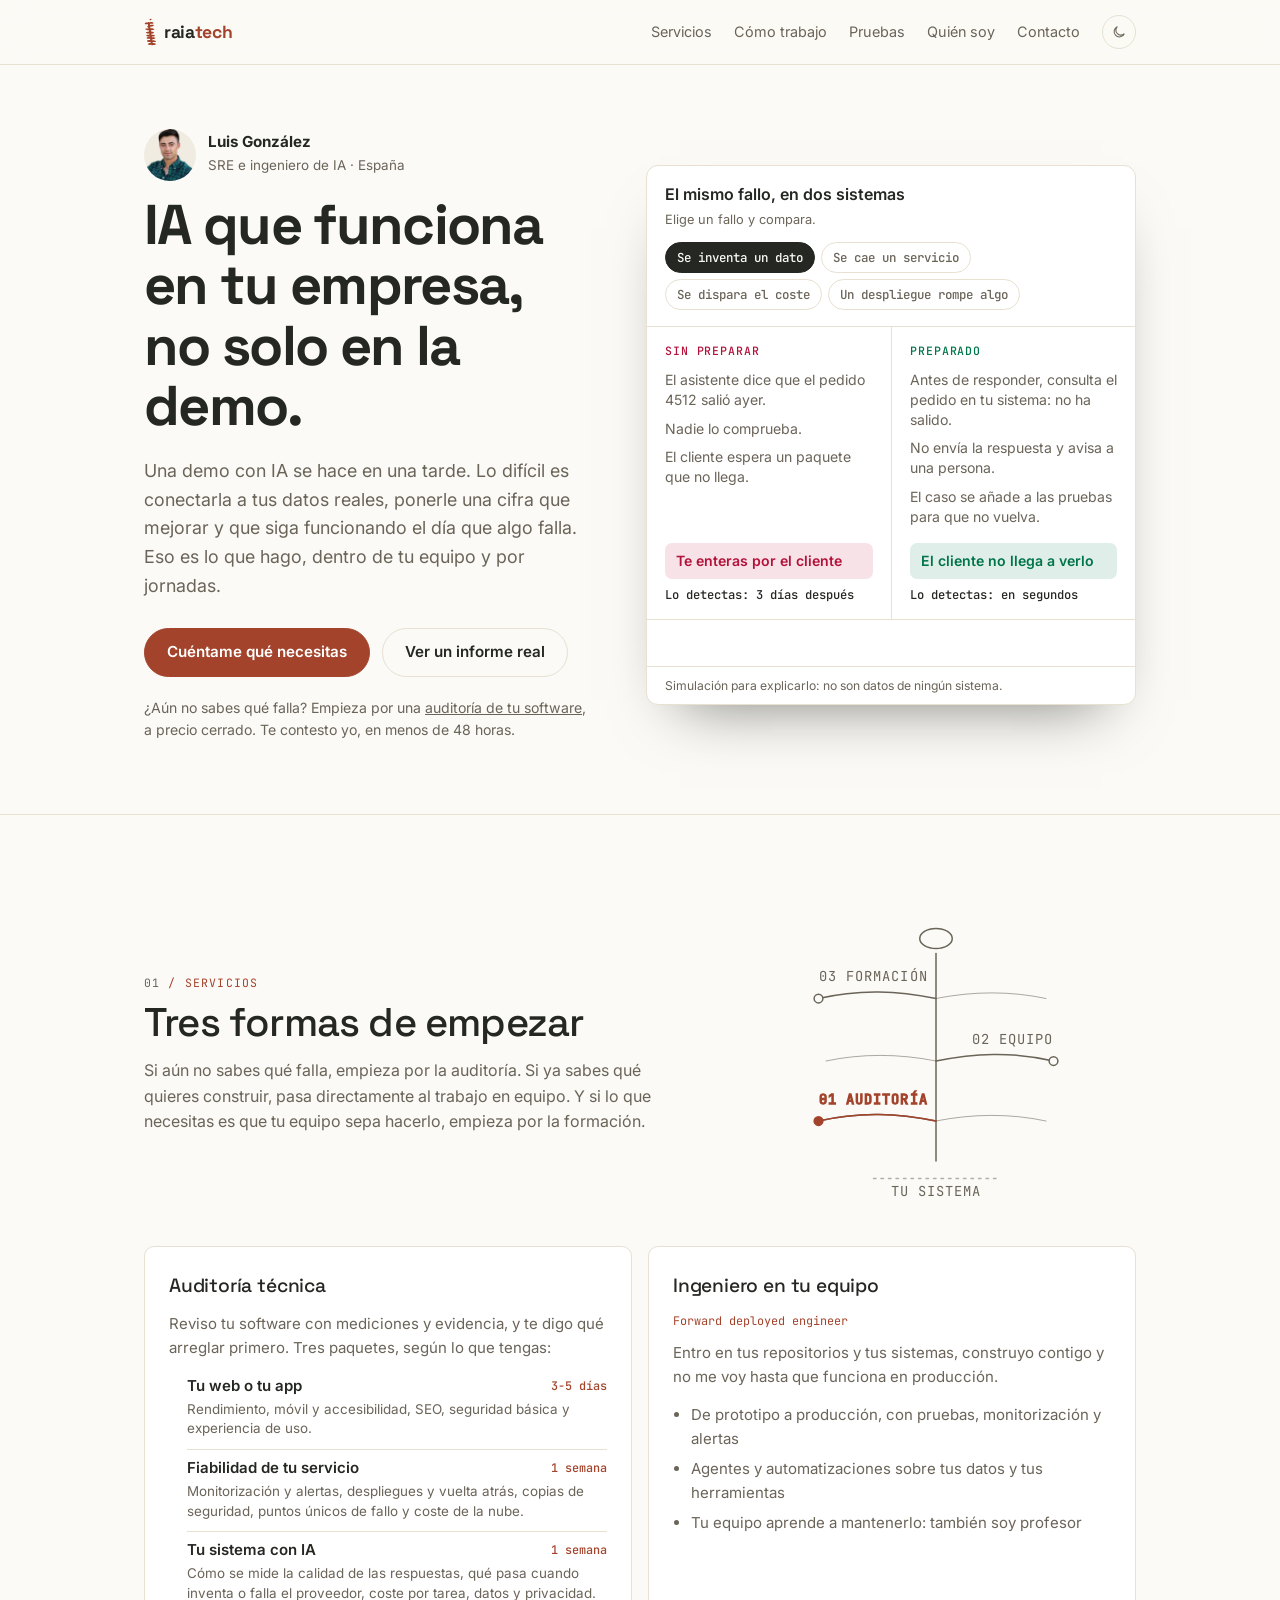
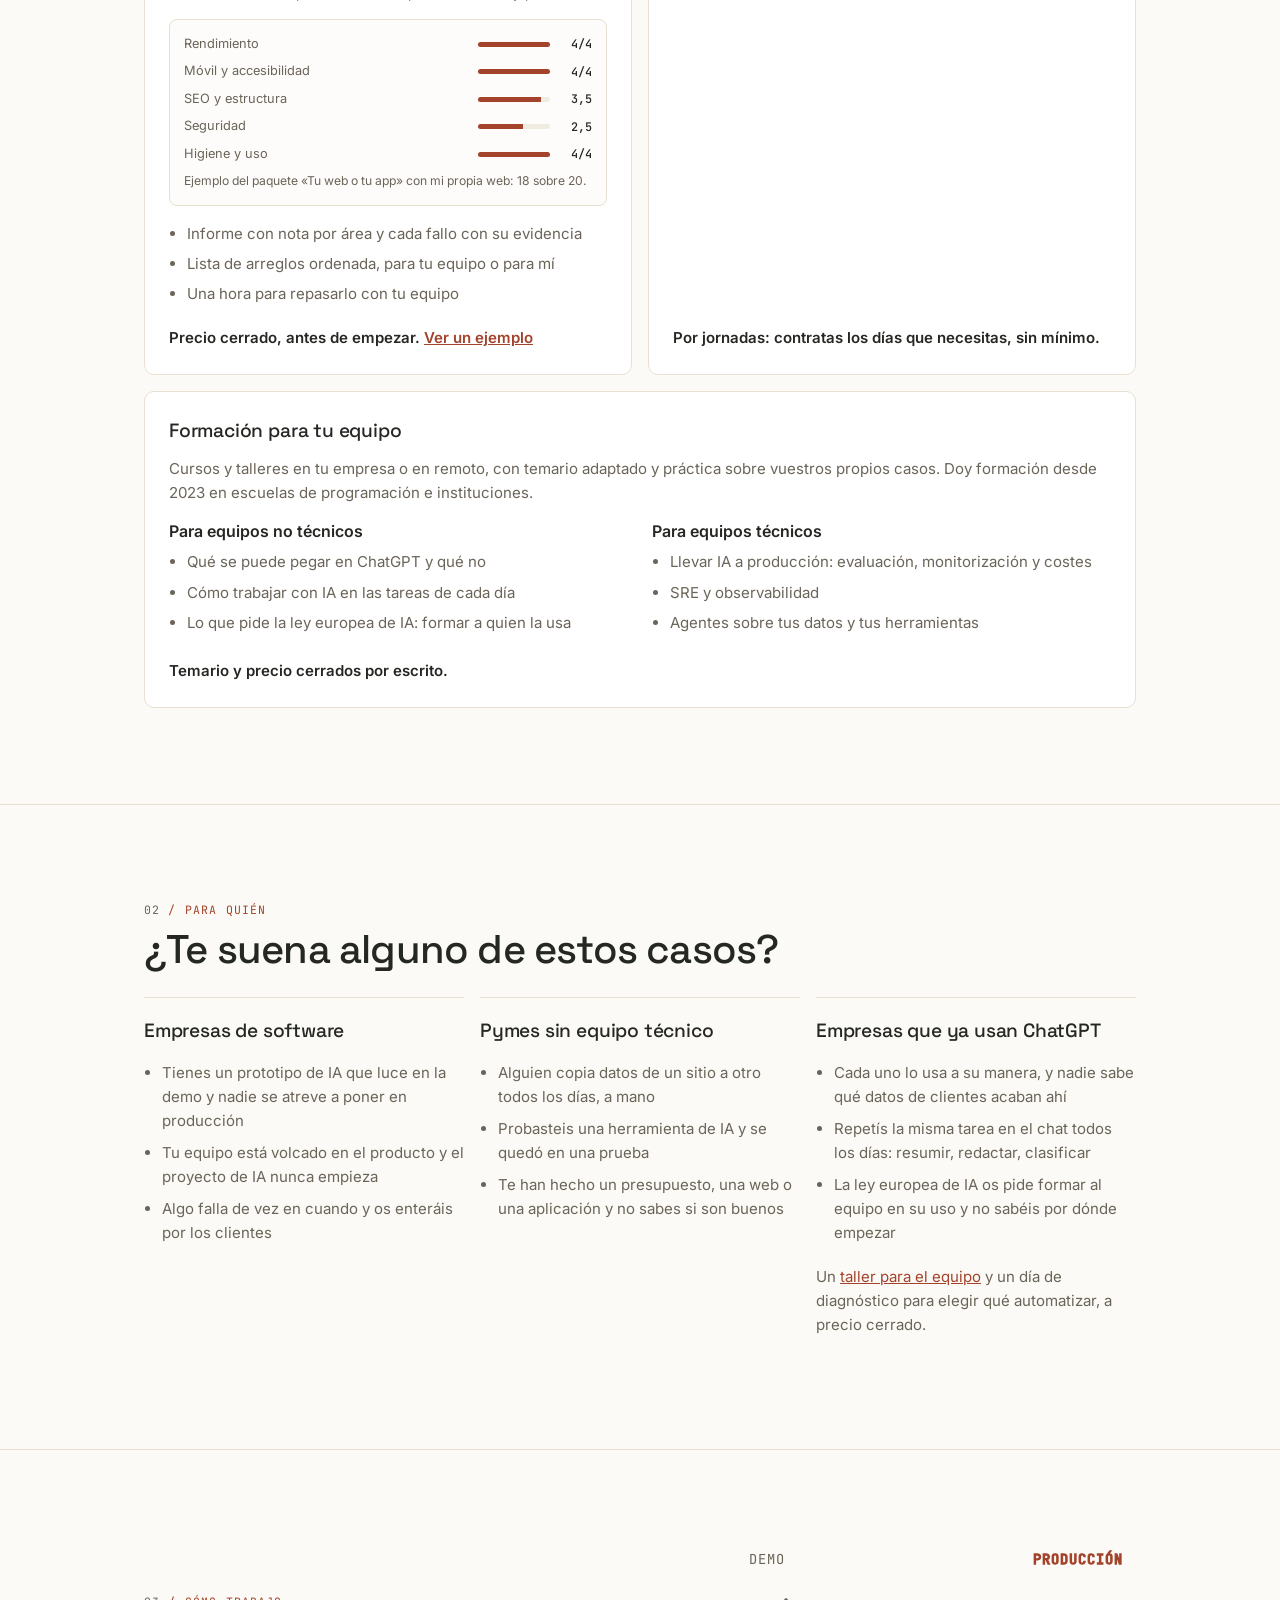
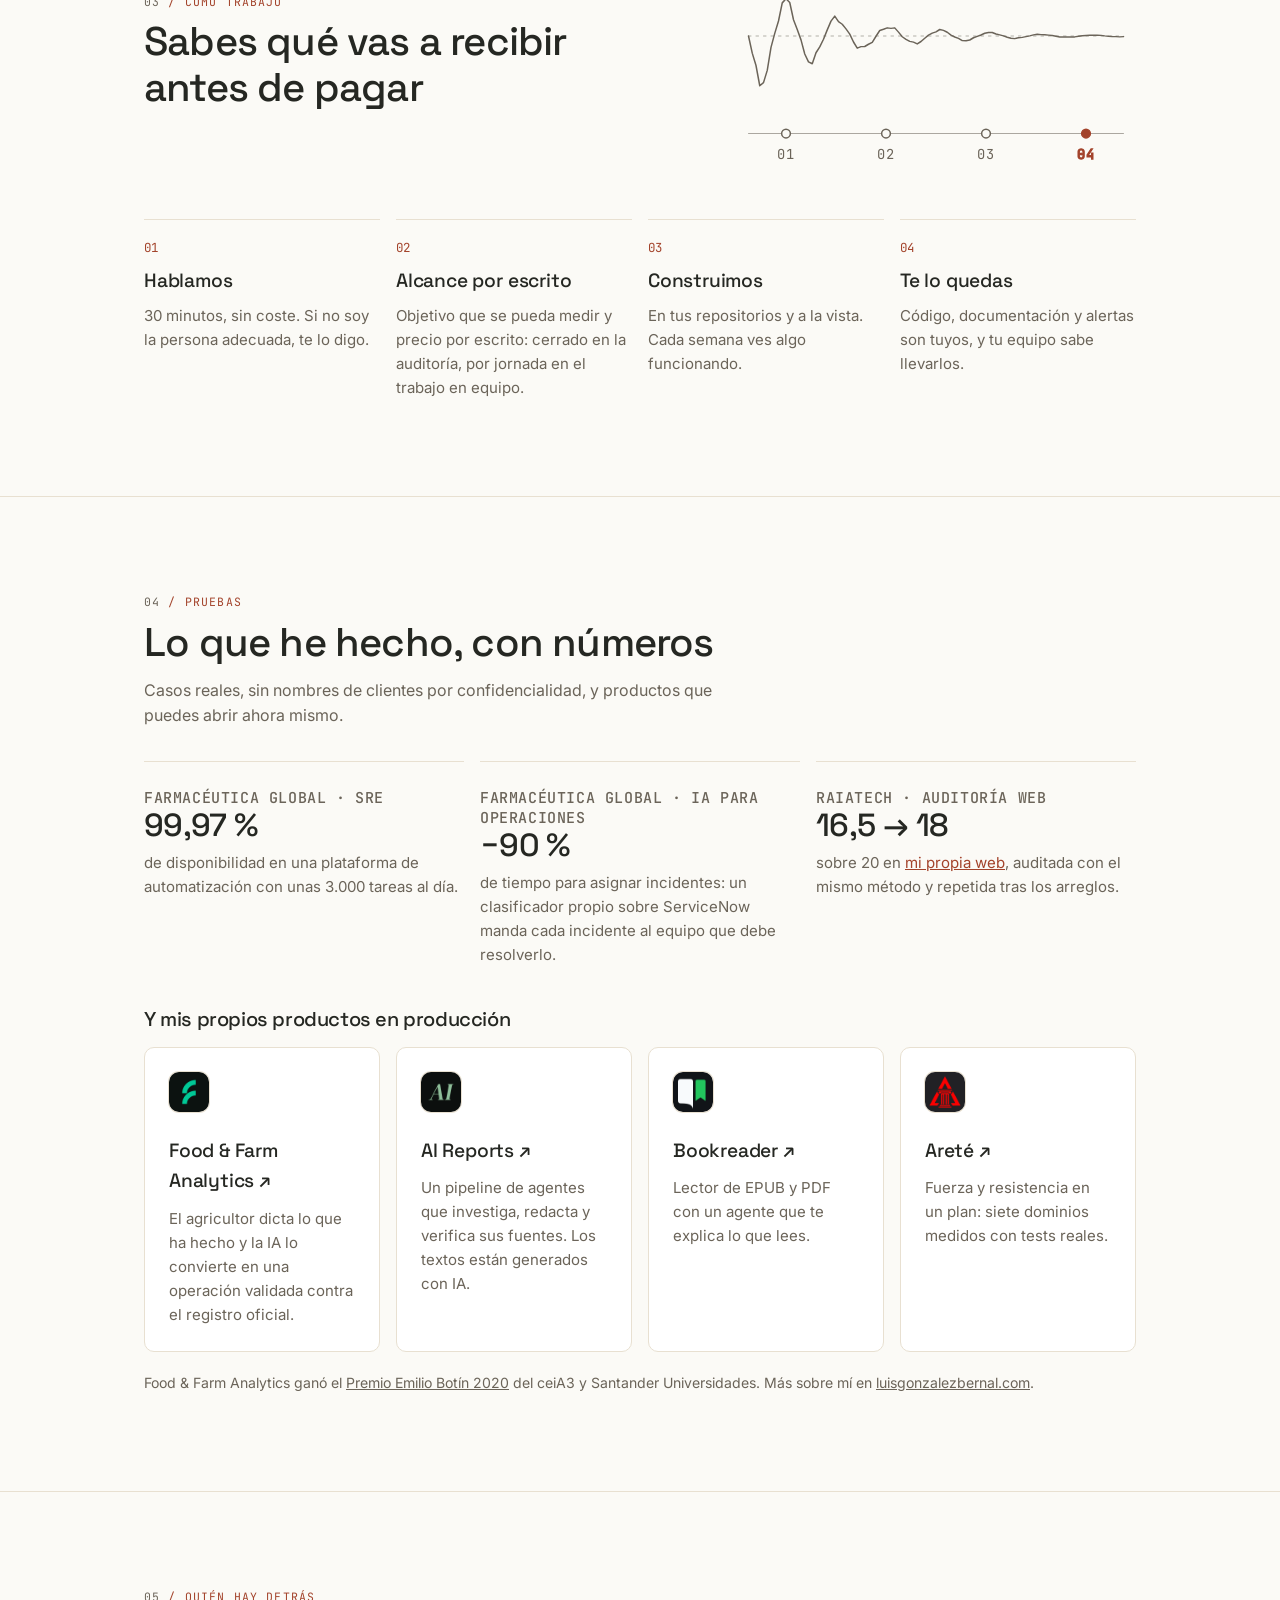
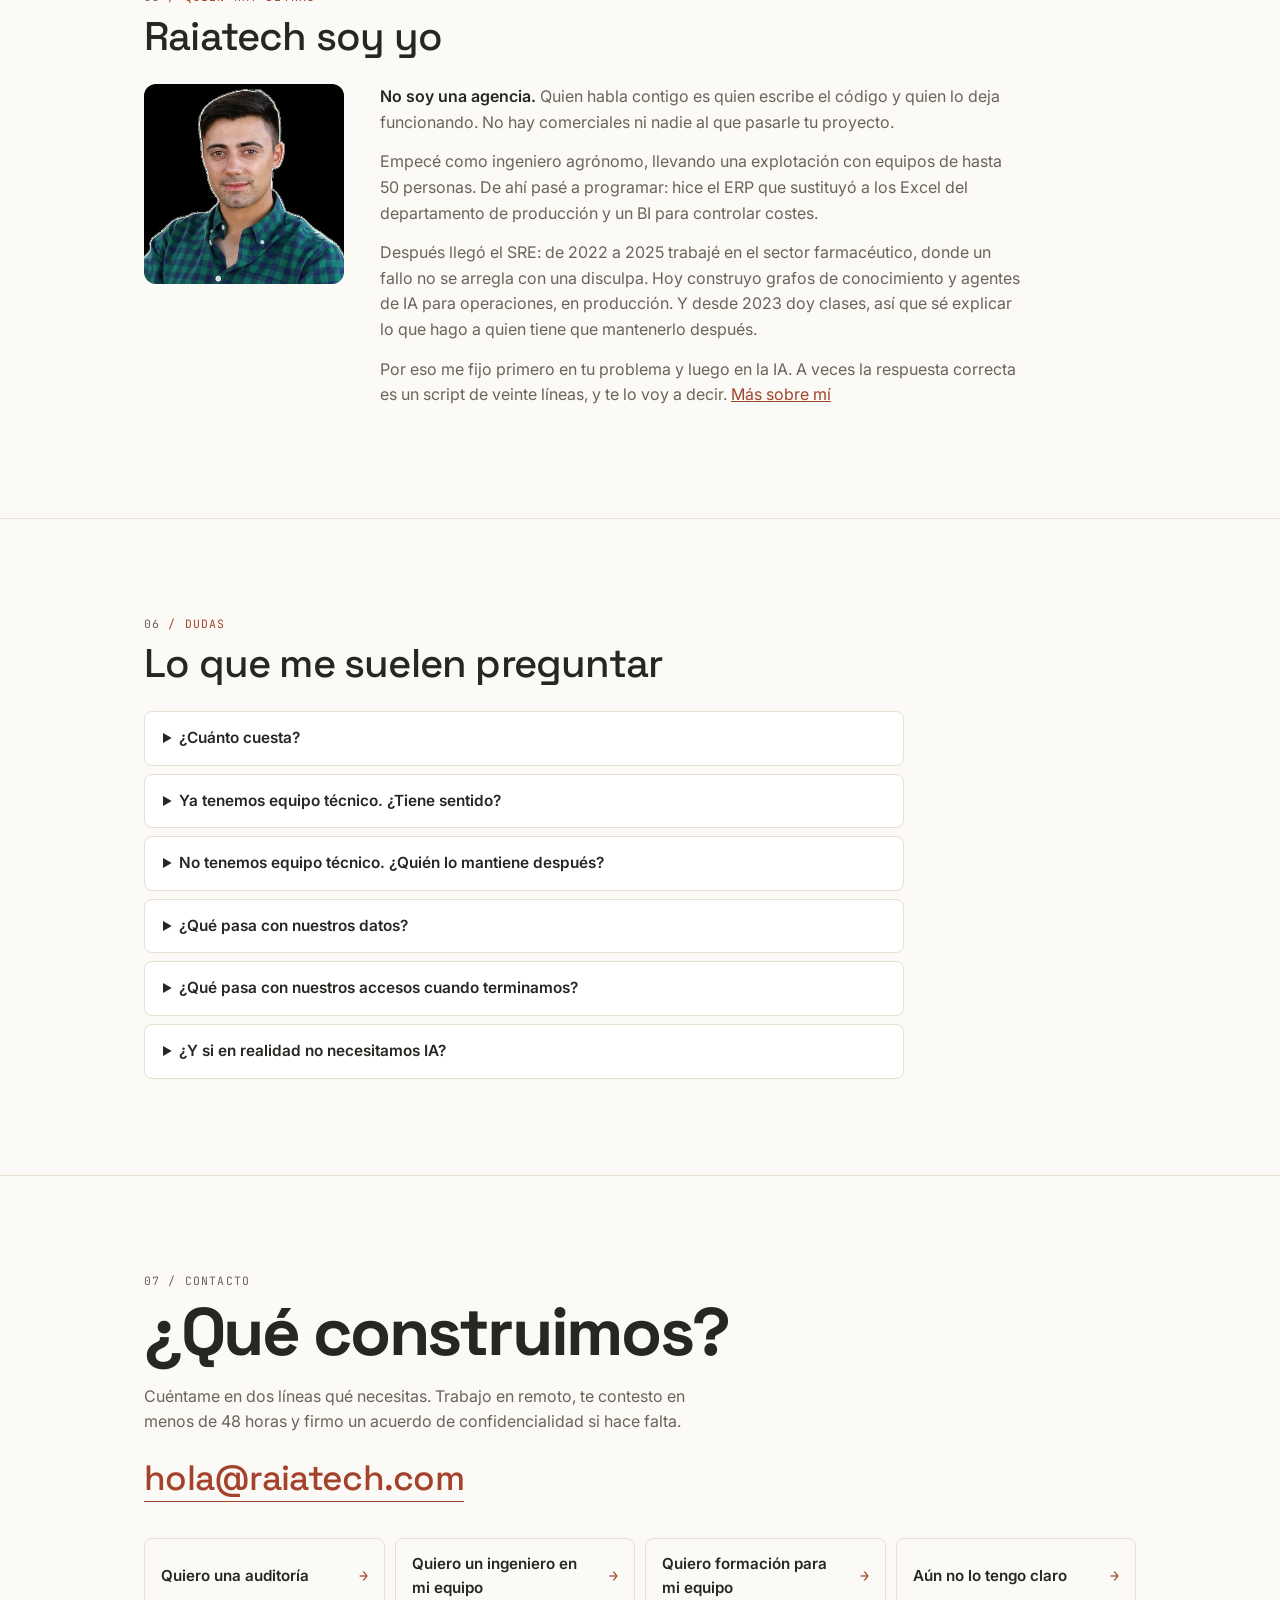
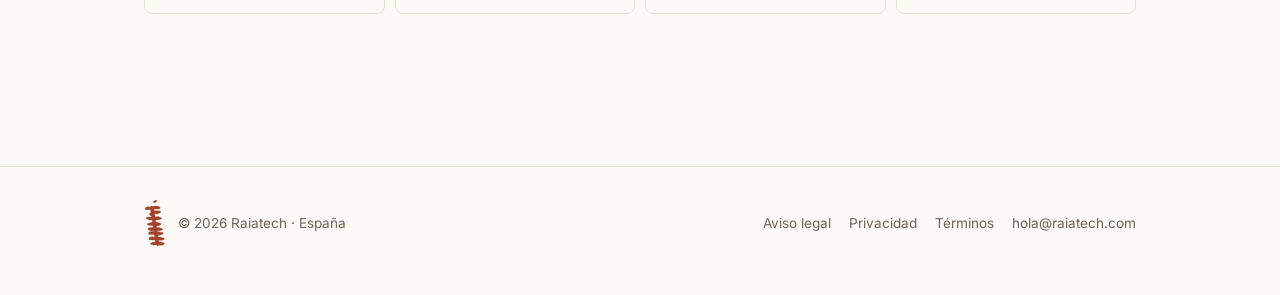
<file: index.html>
<!doctype html>
<html lang="es">
<head>
<meta charset="utf-8">
<meta name="viewport" content="width=device-width, initial-scale=1">
<title>Raiatech: auditorías técnicas e ingeniero de IA en tu equipo</title>
<link rel="icon" href="favicon.svg" type="image/svg+xml">
<link rel="apple-touch-icon" href="apple-touch-icon.png">
<meta name="description" content="Auditorías técnicas de software (webs, apps, APIs, datos y sistemas con IA), e ingeniero integrado en tu equipo para llevar sistemas con IA a producción. Por Luis González, SRE e ingeniero de IA.">
<link rel="canonical" href="https://raiatech.com/">
<link rel="preconnect" href="https://fonts.googleapis.com"><link rel="preconnect" href="https://fonts.gstatic.com" crossorigin><link href="https://fonts.googleapis.com/css2?family=Inter:wght@400;600;700&family=JetBrains+Mono:wght@400;500&family=Space+Grotesk:wght@500;700&display=swap" rel="stylesheet">
<script type="application/ld+json">{"@context": "https://schema.org", "@type": "ProfessionalService", "name": "Raiatech", "url": "https://raiatech.com/", "email": "hola@raiatech.com", "areaServed": "ES", "founder": {"@type": "Person", "name": "Luis González Bernal", "url": "https://luisgonzalezbernal.com/"}, "description": "Auditorías técnicas de software (webs, apps, APIs, datos y sistemas con IA), e ingeniero integrado en tu equipo para llevar sistemas con IA a producción."}</script>
<script>(function(){var t;try{t=localStorage.getItem('tema')}catch(e){}document.documentElement.dataset.theme=t||(matchMedia('(prefers-color-scheme: light)').matches?'light':'dark')})()</script>
<link rel="stylesheet" href="assets/raiatech.css">
<style>
.hero{padding:88px 0 72px;max-width:760px}
h1{font-family:var(--display);font-size:clamp(2.1rem,5.4vw,3.4rem);line-height:1.08;letter-spacing:-.03em;font-weight:700;margin:14px 0 20px}
.hero .sub{font-size:1.12rem;color:var(--on-surface);margin:0 0 28px;max-width:60ch}
.ctas{display:flex;flex-wrap:wrap;gap:12px;align-items:center}
.nota{margin:20px 0 0;font-size:.88rem;color:var(--on-surface)}
section{padding:96px 0;border-top:1px solid var(--line);scroll-margin-top:64px}
h2{font-family:var(--display);font-size:clamp(1.7rem,3.6vw,2.5rem);line-height:1.15;letter-spacing:-.02em;margin:8px 0 12px;font-weight:500}
.intro{color:var(--on-surface);margin:0 0 32px;max-width:62ch}
.grid2{display:grid;gap:16px;grid-template-columns:repeat(2,minmax(0,1fr))}
.grid3{display:grid;gap:16px;grid-template-columns:repeat(3,minmax(0,1fr))}
.grid4{display:grid;gap:16px;grid-template-columns:repeat(4,minmax(0,1fr))}
.pasos{list-style:none;margin:0;padding:0;counter-reset:p}
.pasos li{counter-increment:p}
.pasos li{display:flex;flex-direction:column;gap:8px;border-top:1px solid var(--line);padding-top:18px}
.pasos li::before{content:'0' counter(p);font-family:var(--mono);font-size:.78rem;color:var(--acento)}
.pasos h3,.col h3{margin:0;font-family:var(--display);font-size:1.2rem;font-weight:500;letter-spacing:-.01em}
.pasos p{margin:0;font-size:.94rem;color:var(--on-surface)}
.col{border-top:1px solid var(--line);padding-top:18px;display:flex;flex-direction:column;gap:10px}
.col ul{margin:4px 0 0;padding-left:18px;font-size:.94rem;color:var(--on-surface);display:grid;gap:8px}
.col .pie{margin-top:auto;padding-top:10px;font-size:.94rem;color:var(--on-surface)}
.col a,.dato a{color:var(--acento)}
.dato{border-top:1px solid var(--line);padding-top:18px}
.dato p{margin:8px 0 0;font-size:.94rem;color:var(--on-surface)}
.cabeza{display:grid;grid-template-columns:minmax(0,1.25fr) minmax(0,1fr);gap:56px;align-items:center;margin-bottom:48px}
.cabeza .intro{margin-bottom:0}
.cabeza .dibujo{max-width:400px;justify-self:end}
.cifra{font-family:var(--display);font-size:2rem;font-weight:500;letter-spacing:-.02em;line-height:1.1;color:var(--on-bg)}
.cierre{display:grid;gap:36px}
.cierre h2{margin:8px 0 16px;font-size:clamp(2.2rem,6vw,4.2rem);line-height:1.04;letter-spacing:-.035em;font-weight:700;max-width:16ch}
.cierre p{color:var(--on-surface);margin:0;max-width:56ch}
.correo{display:inline-block;margin-top:20px;font-family:var(--display);font-size:clamp(1.4rem,3.4vw,2.2rem);font-weight:500;letter-spacing:-.02em;color:var(--acento);text-decoration:none;border-bottom:1px solid currentColor;line-height:1.3}
.correo:hover{border-bottom-width:2px}
.ops{display:grid;gap:10px;grid-template-columns:repeat(4,minmax(0,1fr))}
.op{display:flex;justify-content:space-between;gap:14px;align-items:center;border:1px solid var(--line);border-radius:8px;padding:13px 16px;text-decoration:none;font-weight:600;font-size:.95rem}
.op:hover{border-color:var(--acento)}
.op::after{content:'→';font-family:var(--mono);color:var(--acento)}
.hero-g{display:grid;grid-template-columns:minmax(0,1fr) minmax(0,1.08fr);gap:48px;align-items:center;padding-block:64px 72px}
.hero-g .hero{padding:0;max-width:none}
.hero-g h1{font-size:clamp(2.2rem,4.8vw,3.5rem)}
.quien{display:flex;align-items:center;gap:12px;margin-bottom:6px}
.quien img{width:52px;height:52px;border-radius:50%;object-fit:cover;background:var(--surface-2)}
.quien b{display:block;font-size:.95rem;line-height:1.3}
.quien span{font-size:.84rem;color:var(--on-surface)}
.sim{background:var(--surface);border:1px solid var(--line);border-radius:12px;overflow:hidden;box-shadow:0 30px 60px -34px rgba(0,0,0,.55)}
.sim-top{padding:16px 18px;border-bottom:1px solid var(--line)}
.sim-top p{margin:0;font-weight:600}
.sim-top small{display:block;font-size:.8rem;color:var(--on-surface);font-weight:400;margin-top:2px}
.f-botones{display:flex;flex-wrap:wrap;gap:6px;margin-top:12px}
.f-botones button{font:500 .78rem var(--mono);color:var(--on-surface);background:none;border:1px solid var(--line);border-radius:99px;padding:6px 11px;cursor:pointer}
.f-botones button:hover{border-color:var(--acento);color:var(--on-bg)}
.f-botones button[aria-pressed=true]{background:var(--on-bg);border-color:var(--on-bg);color:var(--bg)}
.f-botones button:focus-visible{outline:2px solid var(--acento);outline-offset:2px}
.f-cols{display:grid;grid-template-columns:1fr 1fr;min-height:292px}
.f-col{padding:16px 18px;display:flex;flex-direction:column;gap:12px}
.f-col+.f-col{border-left:1px solid var(--line)}
.f-col h3{margin:0;font:500 .72rem var(--mono);letter-spacing:.08em;text-transform:uppercase}
#f-demo h3{color:var(--malo)}
#f-prod h3{color:var(--bien)}
.f-col ol{list-style:none;margin:0;padding:0;display:grid;gap:9px;font-size:.88rem;color:var(--on-surface);line-height:1.4}
.f-col li,.f-fin,.f-cifra,.f-enlace{opacity:0;transform:translateY(4px);transition:opacity .3s,transform .3s}
.f-col li.on,.f-fin.on,.f-cifra.on,.f-enlace.on{opacity:1;transform:none}
.f-fin{margin-top:auto;font-weight:600;font-size:.88rem;padding:9px 11px;border-radius:7px;line-height:1.3}
#f-demo .f-fin{color:var(--malo);background:color-mix(in srgb,var(--malo) 12%,transparent)}
#f-prod .f-fin{color:var(--bien);background:color-mix(in srgb,var(--bien) 12%,transparent)}
.f-cifra{margin:-4px 0 0;font:500 .76rem var(--mono);color:var(--on-bg)}
.f-cta{margin:0;padding:10px 18px;border-top:1px solid var(--line);text-align:right}
.f-enlace{font-size:.78rem;color:var(--on-surface);text-decoration:underline;text-underline-offset:3px}
.f-enlace:hover{color:var(--acento)}
.sim-pie{margin:0;padding:9px 18px;border-top:1px solid var(--line);font-size:.76rem;color:var(--on-surface)}
.paquetes{list-style:none;margin:2px 0 4px;padding:0;display:grid;gap:10px}
.paquetes li{display:grid;grid-template-columns:1fr auto;gap:2px 10px;padding:0 0 10px;border-bottom:1px solid var(--line)}
.paquetes li:last-child{border-bottom:0;padding-bottom:0}
.paquetes b{color:var(--on-bg);font-weight:600}
.paquetes span{font:500 .74rem var(--mono);color:var(--acento);align-self:center}
.paquetes small{grid-column:1/-1;font-size:.84rem;color:var(--on-surface);line-height:1.45}
.grid2.sub{gap:12px 24px;margin:4px 0}
.grid2.sub b{color:var(--on-bg);font-weight:600}
.grid2.sub ul{margin:6px 0 0}
.caso{margin:0 0 6px;font:500 .72rem var(--mono);letter-spacing:.04em;color:var(--acento);text-transform:uppercase}
.yo{display:grid;grid-template-columns:200px minmax(0,1fr);gap:36px;align-items:start}
.yo img{width:100%;height:auto;aspect-ratio:1;object-fit:cover;border-radius:12px;background:var(--surface-2)}
.yo p{margin:0 0 14px;color:var(--on-surface);max-width:64ch}
.yo strong{color:var(--on-bg);font-weight:600}
.yo a{color:var(--acento)}
.pie-marca{display:flex;align-items:center;gap:12px}
.faq{display:grid;gap:8px;max-width:760px}
.faq details{background:var(--surface);border:1px solid var(--line);border-radius:8px}
.faq summary{cursor:pointer;padding:14px 18px;font-weight:600;font-size:.96rem}
.faq p{margin:0;padding:0 18px 16px;color:var(--on-surface);font-size:.94rem}
@media (max-width:980px){.hero-g{grid-template-columns:1fr;gap:36px;padding-block-start:40px}}
@media (max-width:640px){.yo{grid-template-columns:1fr}.yo img{width:140px}}
@media (max-width:480px){.f-cols{grid-template-columns:1fr;min-height:0}.f-col{min-height:230px}.f-col+.f-col{border-left:0;border-top:1px solid var(--line)}}
@media (prefers-reduced-motion:reduce){.f-col li,.f-fin{transition:none}}
@media (max-width:980px){.ops{grid-template-columns:1fr 1fr}}
@media (max-width:860px){.grid3,.grid4,.grid2,.ops{grid-template-columns:1fr}.hero{padding:56px 0 48px}section{padding:64px 0}.cabeza{grid-template-columns:1fr;gap:28px}.cabeza .dibujo{justify-self:start;max-width:340px}.pasos.grid4{grid-template-columns:1fr 1fr}}
@media (max-width:480px){.pasos.grid4{grid-template-columns:1fr}}
</style>
</head>
<body>
<header><div class="wrap">
  <a class="logo" href="./"><svg class="simbolo" viewBox="28 46 317 704" aria-hidden="true"><path stroke="none" d="M 189.1 65 C 175.3 71.3,159 85.6,159 91.5 C 159 106.1,199.5 102.9,209.9 87.5 C 219.6 73.2,205.3 57.7,189.1 65 M 179 149.6 C 177.6 149.9,172.4 151.5,167.3 153.2 C 158.2 156.4,158.2 156.4,151.7 153.1 C 141.5 147.9,132 148.6,125.5 155 C 121 159.5,120.8 159.5,115.2 159 C 86.3 156.6,58.4 160.8,52.1 168.3 C 50.9 169.9,44.5 184.5,43 189.2 C 39.5 200.5,55.9 205.1,100 205.2 C 123.7 205.3,122.3 204.1,125.6 227.9 C 127.7 243.6,127.4 244.5,118.1 247.9 C 107 251.9,101.8 263.9,106.9 273.9 C 109.1 278.1,119.4 287.6,128.4 293.5 C 134.8 297.7,136.8 300.9,135.7 305.2 C 134.5 309.9,131.7 310.3,101.5 310.5 C 66.6 310.7,61.1 312,58 321.5 C 54.9 330.8,60.9 337.2,78.7 343.8 C 112.8 356.5,108.7 355.5,126.2 355.5 C 145.1 355.5,144.5 355.2,146.5 367.6 C 149.8 387.4,149.2 388.4,132.5 389.3 C 126.7 389.7,121.8 390.8,114.5 393.4 C 109 395.4,99 398.4,92.2 400 C 66.5 406.2,63.1 413.3,80.3 424.7 C 91.5 432.2,97.5 433.7,127.2 436.4 C 158.3 439.1,158.9 439.5,159.2 454 C 159.4 463.7,156.1 464.9,127 465 C 100.1 465,92.8 467.1,84.7 477.2 C 76.4 487.5,80.5 494.7,99.5 503.2 C 130 517,133.3 517.4,157.6 509.9 C 165.6 507.5,171.2 512.7,167.8 519.7 C 166.3 522.8,168.1 522.6,144 522 C 126.4 521.5,102.7 527.2,97.4 533.1 C 95.2 535.5,91 550,91 555.1 C 91 564.7,106.6 568.1,150.2 567.9 C 177.5 567.9,176.5 567.3,179 583 C 181.6 599.6,180.1 602,168.5 600 C 148.4 596.6,110.8 603.5,103.7 612 C 100.4 615.9,98.2 634.5,100.4 638.9 C 104.5 646.7,117.2 648.6,155.5 647.2 C 190.4 645.9,188.4 645,191 663.1 C 193 677.3,191.9 678.3,175.2 677.4 C 159.7 676.5,152.1 677.9,143.7 683.1 C 140.3 685.3,133.4 689,128.3 691.4 C 109.1 700.6,113.2 707.3,143.7 716.4 C 160.7 721.5,167.9 722.4,186.9 721.7 C 206 721,207 721.3,215.4 728.9 C 224.3 737,227.7 737.3,233.9 730.6 C 237 727.3,241.7 726,250.5 726 C 279.2 726,300 721.5,313.5 712.5 C 331.6 700.5,329.5 692.5,306.6 686.3 C 301.6 685,293.2 682.2,287.9 680.1 C 274.6 674.7,268.5 673.6,256.4 674.3 C 242.5 675.2,240 672.9,240 659.3 C 240 650.6,240.6 650.4,268.2 649.7 C 294.4 649.1,299.5 648.2,312.6 642.1 C 332.9 632.5,331.1 624.6,307.1 618.5 C 301.4 617.1,292.1 614.1,286.3 611.9 C 270.6 606,264.8 604.9,249.6 605.1 C 231.9 605.3,231 604.7,229.4 591.2 C 228.5 583,230.1 581.4,240.8 579.5 C 284.7 571.9,301.5 565.1,307.4 552.6 C 312.8 541.2,305.3 536,280.1 533.5 C 272.1 532.6,261.8 531,257.1 529.9 C 252.1 528.7,243.2 527.5,235.8 527.1 C 222.2 526.5,220.7 525.9,219.5 520.9 C 218 514.8,220.8 513.7,239.7 512.8 C 258.9 512,265.8 510.7,280.4 505 C 306.5 494.8,308.8 485.7,287 479 C 283.4 477.8,275.7 474.7,269.9 472 C 253.5 464.2,244.5 462.8,227.4 465.4 C 212.6 467.6,210.6 466.4,208.8 454 C 207 441.6,209.1 439.9,229 438 C 244.1 436.6,252.9 433.8,262.3 427.4 C 280.8 414.8,278.6 405.4,255.8 399.1 C 251.5 398,244.1 395.2,239.2 393 C 227.9 388,221.5 386.6,212.1 387.3 C 199.8 388.2,198.9 387.4,196.5 372.3 C 193.9 356.4,195.7 354,209.7 354 C 234.9 353.9,249.6 351.2,267.6 343.3 C 291.5 332.9,291.6 324.2,268 318 C 263.3 316.7,255 313.8,249.5 311.5 C 232.7 304.3,223.4 302.9,208.5 305.1 C 186.8 308.3,186.9 308.4,183.4 284.6 C 179.8 261,180.5 259.6,193.8 262.6 C 211.1 266.5,225.2 264.7,244 256.1 C 250.9 252.9,258.1 249.7,260 249 C 273.6 243.6,276.5 235.9,268.2 227.3 C 260.7 219.6,249 216.5,231 217.4 C 173.6 220.4,172.9 220.2,171.3 203.7 C 170.4 193.9,172.2 192.6,184.4 193.5 C 193.7 194.2,224 192.8,240.9 190.9 C 261.9 188.5,267.2 183.1,259.2 172.2 C 257.2 169.4,254.3 165,252.8 162.6 C 247.3 153.3,234.3 149.9,202 149.5 C 190.7 149.3,180.4 149.4,179 149.6"/></svg>raia<span>tech</span></a>
  <nav aria-label="Secciones"><a href="#servicios">Servicios</a><a href="#como">Cómo trabajo</a><a href="#pruebas">Pruebas</a><a href="#yo">Quién soy</a><a class="cta-nav" href="#contacto">Contacto</a></nav>
</div></header>
<main>
  <div class="wrap hero-g">
    <div class="hero">
      <div class="quien"><img src="images/luis-112.webp" alt="Luis González" width="52" height="52"><div><b>Luis González</b><span>SRE e ingeniero de IA · España</span></div></div>
      <h1>IA que funciona en tu empresa, no solo en la demo.</h1>
      <p class="sub">Una demo con IA se hace en una tarde. Lo difícil es conectarla a tus datos reales, ponerle una cifra que mejorar y que siga funcionando el día que algo falla. Eso es lo que hago, dentro de tu equipo y por jornadas.</p>
      <div class="ctas"><a class="btn" href="#contacto">Cuéntame qué necesitas</a><a class="btn sec" href="auditoria-ejemplo.html">Ver un informe real</a></div>
      <p class="nota">¿Aún no sabes qué falla? Empieza por una <a href="#servicios">auditoría de tu software</a>, a precio cerrado. Te contesto yo, en menos de 48 horas.</p>
    </div>
    <div class="sim" id="fallos">
      <div class="sim-top"><p>El mismo fallo, en dos sistemas<small>Elige un fallo y compara.</small></p><div class="f-botones" role="group" aria-label="Elige un fallo"></div></div>
      <div class="f-cols" aria-live="polite">
        <div class="f-col" id="f-demo"><h3>Sin preparar</h3><ol></ol><div class="f-fin"></div><p class="f-cifra"></p></div>
        <div class="f-col" id="f-prod"><h3>Preparado</h3><ol></ol><div class="f-fin"></div><p class="f-cifra"></p></div>
      </div>
      <p class="f-cta"><a class="f-enlace" href="#servicios"></a></p>
      <p class="sim-pie">Simulación para explicarlo: no son datos de ningún sistema.</p>
    </div>
  </div>

  <section id="servicios"><div class="wrap">
    <div class="cabeza"><div>
    <p class="label"><span class="n">01</span> / Servicios</p>
    <h2>Tres formas de empezar</h2>
    <p class="intro">Si aún no sabes qué falla, empieza por la auditoría. Si ya sabes qué quieres construir, pasa directamente al trabajo en equipo. Y si lo que necesitas es que tu equipo sepa hacerlo, empieza por la formación.</p>
    </div>
<svg class="dibujo" viewBox="0 0 320 230" role="img" aria-label="Dibujo: un tronco, tu sistema, con tres ramas: auditoría, equipo y formación">
<ellipse class="t" cx="160" cy="22" rx="13" ry="8"/>
<path class="t" d="M160 34 V200"/>
<path class="t fino" d="M160 70 C190 64 220 64 248 70 M160 120 C130 114 100 114 72 120 M160 168 C190 162 220 162 248 168"/>
<path class="t" d="M160 70 C130 64 100 62 66 70 M160 120 C190 114 220 112 254 120 M160 168 C130 162 100 160 66 168"/>
<path class="t ac" d="M160 168 C130 162 100 160 66 168"/>
<circle class="pt" cx="66" cy="70" r="3.5"/><circle class="pt" cx="254" cy="120" r="3.5"/><circle class="pt ac" cx="66" cy="168" r="3.5"/>
<text x="66" y="56" text-anchor="start">03 FORMACIÓN</text>
<text x="254" y="106" text-anchor="end">02 EQUIPO</text>
<text x="66" y="154" text-anchor="start" class="ac">01 AUDITORÍA</text>
<path class="t guia" d="M110 214 H210"/>
<text x="160" y="228" text-anchor="middle">TU SISTEMA</text>
</svg>
    </div>
    <div class="grid2">
      <div class="card">
        <h3>Auditoría técnica</h3>
        <p>Reviso tu software con mediciones y evidencia, y te digo qué arreglar primero. Tres paquetes, según lo que tengas:</p>
        <ul class="paquetes"><li><b>Tu web o tu app</b><span>3-5 días</span><small>Rendimiento, móvil y accesibilidad, SEO, seguridad básica y experiencia de uso.</small></li><li><b>Fiabilidad de tu servicio</b><span>1 semana</span><small>Monitorización y alertas, despliegues y vuelta atrás, copias de seguridad, puntos únicos de fallo y coste de la nube.</small></li><li><b>Tu sistema con IA</b><span>1 semana</span><small>Cómo se mide la calidad de las respuestas, qué pasa cuando inventa o falla el proveedor, coste por tarea, datos y privacidad.</small></li></ul>
        <div class="score" aria-label="Ejemplo: notas reales de la auditoría de luisgonzalezbernal.com">
          <div>Rendimiento<i style="--p:100%"></i><b>4/4</b></div>
          <div>Móvil y accesibilidad<i style="--p:100%"></i><b>4/4</b></div>
          <div>SEO y estructura<i style="--p:87.5%"></i><b>3,5</b></div>
          <div>Seguridad<i style="--p:62.5%"></i><b>2,5</b></div>
          <div>Higiene y uso<i style="--p:100%"></i><b>4/4</b></div>
          <small>Ejemplo del paquete «Tu web o tu app» con mi propia web: 18 sobre 20.</small>
        </div>
        <ul><li>Informe con nota por área y cada fallo con su evidencia</li><li>Lista de arreglos ordenada, para tu equipo o para mí</li><li>Una hora para repasarlo con tu equipo</li></ul>
        <p class="pie">Precio cerrado, antes de empezar. <a href="auditoria-ejemplo.html">Ver un ejemplo</a></p>
      </div>
      <div class="card">
        <h3>Ingeniero en tu equipo</h3>
        <p class="tec">Forward deployed engineer</p>
        <p>Entro en tus repositorios y tus sistemas, construyo contigo y no me voy hasta que funciona en producción.</p>
        <ul><li>De prototipo a producción, con pruebas, monitorización y alertas</li><li>Agentes y automatizaciones sobre tus datos y tus herramientas</li><li>Tu equipo aprende a mantenerlo: también soy profesor</li></ul>
        <p class="pie">Por jornadas: contratas los días que necesitas, sin mínimo.</p>
      </div>
      <div class="card ancha" id="formacion">
        <h3>Formación para tu equipo</h3>
        <p>Cursos y talleres en tu empresa o en remoto, con temario adaptado y práctica sobre vuestros propios casos. Doy formación desde 2023 en escuelas de programación e instituciones.</p>
        <div class="grid2 sub">
          <div><b>Para equipos no técnicos</b><ul><li>Qué se puede pegar en ChatGPT y qué no</li><li>Cómo trabajar con IA en las tareas de cada día</li><li>Lo que pide la ley europea de IA: formar a quien la usa</li></ul></div>
          <div><b>Para equipos técnicos</b><ul><li>Llevar IA a producción: evaluación, monitorización y costes</li><li>SRE y observabilidad</li><li>Agentes sobre tus datos y tus herramientas</li></ul></div>
        </div>
        <p class="pie">Temario y precio cerrados por escrito.</p>
      </div>
    </div>
  </div></section>

  <section id="para"><div class="wrap">
    <p class="label"><span class="n">02</span> / Para quién</p>
    <h2>¿Te suena alguno de estos casos?</h2>
    <div class="grid3" style="margin-top:24px">
      <div class="col">
        <h3>Empresas de software</h3>
        <ul><li>Tienes un prototipo de IA que luce en la demo y nadie se atreve a poner en producción</li><li>Tu equipo está volcado en el producto y el proyecto de IA nunca empieza</li><li>Algo falla de vez en cuando y os enteráis por los clientes</li></ul>
      </div>
      <div class="col">
        <h3>Pymes sin equipo técnico</h3>
        <ul><li>Alguien copia datos de un sitio a otro todos los días, a mano</li><li>Probasteis una herramienta de IA y se quedó en una prueba</li><li>Te han hecho un presupuesto, una web o una aplicación y no sabes si son buenos</li></ul>
      </div>
      <div class="col">
        <h3>Empresas que ya usan ChatGPT</h3>
        <ul><li>Cada uno lo usa a su manera, y nadie sabe qué datos de clientes acaban ahí</li><li>Repetís la misma tarea en el chat todos los días: resumir, redactar, clasificar</li><li>La ley europea de IA os pide formar al equipo en su uso y no sabéis por dónde empezar</li></ul>
        <p class="pie">Un <a href="#formacion">taller para el equipo</a> y un día de diagnóstico para elegir qué automatizar, a precio cerrado.</p>
      </div>
    </div>
  </div></section>

  <section id="como"><div class="wrap">
    <div class="cabeza"><div>
    <p class="label"><span class="n">03</span> / Cómo trabajo</p>
    <h2>Sabes qué vas a recibir antes de pagar</h2>
    </div>
<svg class="dibujo" viewBox="0 0 320 180" role="img" aria-label="Dibujo: una señal con mucho ruido al principio que se estabiliza a lo largo de los cuatro pasos">
<text x="10" y="14" text-anchor="start">DEMO</text><text x="310" y="14" text-anchor="end" class="ac">PRODUCCIÓN</text>
<path class="t fino guia" d="M10 72 H310"/>
<path class="t" d="M10 72.0 L13 85.7 L16 95.6 L19 111.8 L22 109.3 L25 99.5 L28 81.1 L31 69.9 L34 60.0 L37 45.5 L40 42.2 L43 45.2 L46 59.0 L49 66.8 L52 75.1 L55 86.4 L58 92.7 L61 94.2 L64 85.4 L67 80.7 L70 74.6 L73 67.1 L76 60.1 L79 56.1 L82 60.5 L85 62.6 L88 66.3 L91 70.5 L94 76.8 L97 81.7 L100 80.5 L103 80.4 L106 78.6 L109 77.1 L112 72.2 L115 67.6 L118 66.6 L121 65.5 L124 65.9 L127 65.5 L130 68.9 L133 72.6 L136 74.7 L139 76.3 L142 76.9 L145 78.3 L148 76.4 L151 73.8 L154 71.3 L157 69.7 L160 68.7 L163 66.8 L166 67.5 L169 69.0 L172 71.3 L175 72.8 L178 73.9 L181 75.7 L184 75.8 L187 75.2 L190 73.4 L193 72.3 L196 71.2 L199 69.8 L202 69.2 L205 69.2 L208 70.4 L211 71.1 L214 71.9 L217 73.0 L220 73.8 L223 74.1 L226 73.4 L229 73.1 L232 72.5 L235 71.9 L238 71.1 L241 70.6 L244 70.9 L247 71.0 L250 71.3 L253 71.6 L256 72.2 L259 72.8 L262 72.8 L265 72.8 L268 72.7 L271 72.7 L274 72.2 L277 71.8 L280 71.6 L283 71.4 L286 71.4 L289 71.3 L292 71.5 L295 71.9 L298 72.2 L301 72.4 L304 72.5 L307 72.7 L310 72.5"/>
<path class="t fino" d="M10 150 H310"/>
<circle class="pt" cx="40" cy="150" r="3.5"/><text x="40" y="170" text-anchor="middle">01</text><circle class="pt" cx="120" cy="150" r="3.5"/><text x="120" y="170" text-anchor="middle">02</text><circle class="pt" cx="200" cy="150" r="3.5"/><text x="200" y="170" text-anchor="middle">03</text><circle class="pt ac" cx="280" cy="150" r="3.5"/><text x="280" y="170" text-anchor="middle" class="ac">04</text>
</svg>
    </div>
    <ol class="pasos grid4">
      <li><h3>Hablamos</h3><p>30 minutos, sin coste. Si no soy la persona adecuada, te lo digo.</p></li>
      <li><h3>Alcance por escrito</h3><p>Objetivo que se pueda medir y precio por escrito: cerrado en la auditoría, por jornada en el trabajo en equipo.</p></li>
      <li><h3>Construimos</h3><p>En tus repositorios y a la vista. Cada semana ves algo funcionando.</p></li>
      <li><h3>Te lo quedas</h3><p>Código, documentación y alertas son tuyos, y tu equipo sabe llevarlos.</p></li>
    </ol>
  </div></section>

  <section id="pruebas"><div class="wrap">
    <p class="label"><span class="n">04</span> / Pruebas</p>
    <h2>Lo que he hecho, con números</h2>
    <p class="intro">Casos reales, sin nombres de clientes por confidencialidad, y productos que puedes abrir ahora mismo.</p>
    <div class="grid3 num">
      <div class="dato"><p class="caso">Farmacéutica global · SRE</p><div class="cifra">99,97 %</div><p>de disponibilidad en una plataforma de automatización con unas 3.000 tareas al día.</p></div>
      <div class="dato"><p class="caso">Farmacéutica global · IA para operaciones</p><div class="cifra">−90 %</div><p>de tiempo para asignar incidentes: un clasificador propio sobre ServiceNow manda cada incidente al equipo que debe resolverlo.</p></div>
      <div class="dato"><p class="caso">Raiatech · auditoría web</p><div class="cifra">16,5 → 18</div><p>sobre 20 en <a href="auditoria-ejemplo.html">mi propia web</a>, auditada con el mismo método y repetida tras los arreglos.</p></div>
    </div>
    <h2 style="font-size:1.25rem;margin:40px 0 16px">Y mis propios productos en producción</h2>
    <div class="grid4">
      <a class="card" href="https://fnfanalytics.com/" target="_blank" rel="noopener"><img class="logo" src="images/productos/fnf.png" alt="" width="40" height="40" loading="lazy"><h3>Food &amp; Farm Analytics ↗</h3><p>El agricultor dicta lo que ha hecho y la IA lo convierte en una operación validada contra el registro oficial.</p></a>
      <a class="card" href="https://luisgonzalezbernal.com/reports/" target="_blank" rel="noopener"><img class="logo" src="images/productos/reports.png" alt="" width="40" height="40" loading="lazy"><h3>AI Reports ↗</h3><p>Un pipeline de agentes que investiga, redacta y verifica sus fuentes. Los textos están generados con IA.</p></a>
      <a class="card" href="https://bookreader.raiatech.com" target="_blank" rel="noopener"><img class="logo" src="images/productos/bookreader.png" alt="" width="40" height="40" loading="lazy"><h3>Bookreader ↗</h3><p>Lector de EPUB y PDF con un agente que te explica lo que lees.</p></a>
      <a class="card" href="https://arete.raiatech.com" target="_blank" rel="noopener"><img class="logo" src="images/productos/arete.png" alt="" width="40" height="40" loading="lazy"><h3>Areté ↗</h3><p>Fuerza y resistencia en un plan: siete dominios medidos con tests reales.</p></a>
    </div>
    <p class="nota">Food &amp; Farm Analytics ganó el <a href="https://www.ceia3.es/es/noticias/premios/el-proyecto-de-empresa-food-and-farm-analytics-ganador-de-los-premios-emilio-botin-2020-promovido-por-ceia3-y-santander-universidades/" target="_blank" rel="noopener">Premio Emilio Botín 2020</a> del ceiA3 y Santander Universidades. Más sobre mí en <a href="https://luisgonzalezbernal.com/">luisgonzalezbernal.com</a>.</p>
  </div></section>

  <section id="yo"><div class="wrap">
    <p class="label"><span class="n">05</span> / Quién hay detrás</p>
    <h2>Raiatech soy yo</h2>
    <div class="yo" style="margin-top:24px">
      <img src="images/luis-360.webp" alt="Retrato de Luis González" width="360" height="360" loading="lazy">
      <div>
        <p><strong>No soy una agencia.</strong> Quien habla contigo es quien escribe el código y quien lo deja funcionando. No hay comerciales ni nadie al que pasarle tu proyecto.</p>
        <p>Empecé como ingeniero agrónomo, llevando una explotación con equipos de hasta 50 personas. De ahí pasé a programar: hice el ERP que sustituyó a los Excel del departamento de producción y un BI para controlar costes.</p>
        <p>Después llegó el SRE: de 2022 a 2025 trabajé en el sector farmacéutico, donde un fallo no se arregla con una disculpa. Hoy construyo grafos de conocimiento y agentes de IA para operaciones, en producción. Y desde 2023 doy clases, así que sé explicar lo que hago a quien tiene que mantenerlo después.</p>
        <p>Por eso me fijo primero en tu problema y luego en la IA. A veces la respuesta correcta es un script de veinte líneas, y te lo voy a decir. <a href="https://luisgonzalezbernal.com/">Más sobre mí</a></p>
      </div>
    </div>
  </div></section>

  <section id="dudas"><div class="wrap">
    <p class="label"><span class="n">06</span> / Dudas</p>
    <h2>Lo que me suelen preguntar</h2>
    <div class="faq" style="margin-top:24px">
      <details><summary>¿Cuánto cuesta?</summary><p>Depende del alcance, así que no te doy una cifra a ciegas. La auditoría tiene precio cerrado y el trabajo en equipo se paga por jornada. Tras la primera llamada te mando el precio por escrito en 24 horas, y decides con él delante.</p></details>
      <details><summary>Ya tenemos equipo técnico. ¿Tiene sentido?</summary><p>Sí, y suele ir mejor. Trabajo con ellos en vuestros repositorios, y cuando me voy el sistema se queda con quien ya lo conoce.</p></details>
      <details><summary>No tenemos equipo técnico. ¿Quién lo mantiene después?</summary><p>Lo hablamos antes de empezar. Si no hay nadie que pueda mantenerlo, lo diseño lo más sencillo posible, con documentación y alertas claras, y acordamos quién atiende esas alertas.</p></details>
      <details><summary>¿Qué pasa con nuestros datos?</summary><p>Trabajo en tu infraestructura y con los accesos que me des. Decidimos juntos qué modelo se usa y dónde se ejecuta, y firmo un acuerdo de confidencialidad si hace falta.</p></details>
      <details><summary>¿Qué pasa con nuestros accesos cuando terminamos?</summary><p>Trabajo con el mínimo acceso que necesito y con cuentas a mi nombre que puedes revocar, nunca con credenciales compartidas. Las claves viven en vuestro gestor de secretos, no en mi portátil ni en el código. Al terminar repasamos juntos los accesos, los retiráis y rotamos cualquier clave que haya visto, con una lista de comprobación por escrito. Firmo un acuerdo de confidencialidad y, si trato datos personales, el contrato de encargado de tratamiento.</p></details>
      <details><summary>¿Y si en realidad no necesitamos IA?</summary><p>Te lo digo en la primera llamada. Mejor perder un cliente que venderte algo que no te hace falta.</p></details>
    </div>
  </div></section>

  <section id="contacto"><div class="wrap"><div class="cierre">
    <div><p class="label"><span class="n">07</span> / Contacto</p><h2>¿Qué construimos?</h2><p>Cuéntame en dos líneas qué necesitas. Trabajo en remoto, te contesto en menos de 48 horas y firmo un acuerdo de confidencialidad si hace falta.</p><a class="correo" href="mailto:hola@raiatech.com">hola@raiatech.com</a></div>
    <div class="ops">
      <a class="op" href="mailto:hola@raiatech.com?subject=Auditor%C3%ADa%20t%C3%A9cnica">Quiero una auditoría</a>
      <a class="op" href="mailto:hola@raiatech.com?subject=Ingeniero%20en%20mi%20equipo">Quiero un ingeniero en mi equipo</a>
      <a class="op" href="mailto:hola@raiatech.com?subject=Formaci%C3%B3n%20para%20mi%20equipo">Quiero formación para mi equipo</a>
      <a class="op" href="mailto:hola@raiatech.com?subject=Tengo%20un%20problema%20t%C3%A9cnico">Aún no lo tengo claro</a>
    </div>
  </div></div></section>
</main>
<footer><div class="wrap"><div class="pie-marca"><svg class="firma" viewBox="28 46 317 704" aria-hidden="true"><path d="M 189.1 65 C 175.3 71.3,159 85.6,159 91.5 C 159 106.1,199.5 102.9,209.9 87.5 C 219.6 73.2,205.3 57.7,189.1 65 M 179 149.6 C 177.6 149.9,172.4 151.5,167.3 153.2 C 158.2 156.4,158.2 156.4,151.7 153.1 C 141.5 147.9,132 148.6,125.5 155 C 121 159.5,120.8 159.5,115.2 159 C 86.3 156.6,58.4 160.8,52.1 168.3 C 50.9 169.9,44.5 184.5,43 189.2 C 39.5 200.5,55.9 205.1,100 205.2 C 123.7 205.3,122.3 204.1,125.6 227.9 C 127.7 243.6,127.4 244.5,118.1 247.9 C 107 251.9,101.8 263.9,106.9 273.9 C 109.1 278.1,119.4 287.6,128.4 293.5 C 134.8 297.7,136.8 300.9,135.7 305.2 C 134.5 309.9,131.7 310.3,101.5 310.5 C 66.6 310.7,61.1 312,58 321.5 C 54.9 330.8,60.9 337.2,78.7 343.8 C 112.8 356.5,108.7 355.5,126.2 355.5 C 145.1 355.5,144.5 355.2,146.5 367.6 C 149.8 387.4,149.2 388.4,132.5 389.3 C 126.7 389.7,121.8 390.8,114.5 393.4 C 109 395.4,99 398.4,92.2 400 C 66.5 406.2,63.1 413.3,80.3 424.7 C 91.5 432.2,97.5 433.7,127.2 436.4 C 158.3 439.1,158.9 439.5,159.2 454 C 159.4 463.7,156.1 464.9,127 465 C 100.1 465,92.8 467.1,84.7 477.2 C 76.4 487.5,80.5 494.7,99.5 503.2 C 130 517,133.3 517.4,157.6 509.9 C 165.6 507.5,171.2 512.7,167.8 519.7 C 166.3 522.8,168.1 522.6,144 522 C 126.4 521.5,102.7 527.2,97.4 533.1 C 95.2 535.5,91 550,91 555.1 C 91 564.7,106.6 568.1,150.2 567.9 C 177.5 567.9,176.5 567.3,179 583 C 181.6 599.6,180.1 602,168.5 600 C 148.4 596.6,110.8 603.5,103.7 612 C 100.4 615.9,98.2 634.5,100.4 638.9 C 104.5 646.7,117.2 648.6,155.5 647.2 C 190.4 645.9,188.4 645,191 663.1 C 193 677.3,191.9 678.3,175.2 677.4 C 159.7 676.5,152.1 677.9,143.7 683.1 C 140.3 685.3,133.4 689,128.3 691.4 C 109.1 700.6,113.2 707.3,143.7 716.4 C 160.7 721.5,167.9 722.4,186.9 721.7 C 206 721,207 721.3,215.4 728.9 C 224.3 737,227.7 737.3,233.9 730.6 C 237 727.3,241.7 726,250.5 726 C 279.2 726,300 721.5,313.5 712.5 C 331.6 700.5,329.5 692.5,306.6 686.3 C 301.6 685,293.2 682.2,287.9 680.1 C 274.6 674.7,268.5 673.6,256.4 674.3 C 242.5 675.2,240 672.9,240 659.3 C 240 650.6,240.6 650.4,268.2 649.7 C 294.4 649.1,299.5 648.2,312.6 642.1 C 332.9 632.5,331.1 624.6,307.1 618.5 C 301.4 617.1,292.1 614.1,286.3 611.9 C 270.6 606,264.8 604.9,249.6 605.1 C 231.9 605.3,231 604.7,229.4 591.2 C 228.5 583,230.1 581.4,240.8 579.5 C 284.7 571.9,301.5 565.1,307.4 552.6 C 312.8 541.2,305.3 536,280.1 533.5 C 272.1 532.6,261.8 531,257.1 529.9 C 252.1 528.7,243.2 527.5,235.8 527.1 C 222.2 526.5,220.7 525.9,219.5 520.9 C 218 514.8,220.8 513.7,239.7 512.8 C 258.9 512,265.8 510.7,280.4 505 C 306.5 494.8,308.8 485.7,287 479 C 283.4 477.8,275.7 474.7,269.9 472 C 253.5 464.2,244.5 462.8,227.4 465.4 C 212.6 467.6,210.6 466.4,208.8 454 C 207 441.6,209.1 439.9,229 438 C 244.1 436.6,252.9 433.8,262.3 427.4 C 280.8 414.8,278.6 405.4,255.8 399.1 C 251.5 398,244.1 395.2,239.2 393 C 227.9 388,221.5 386.6,212.1 387.3 C 199.8 388.2,198.9 387.4,196.5 372.3 C 193.9 356.4,195.7 354,209.7 354 C 234.9 353.9,249.6 351.2,267.6 343.3 C 291.5 332.9,291.6 324.2,268 318 C 263.3 316.7,255 313.8,249.5 311.5 C 232.7 304.3,223.4 302.9,208.5 305.1 C 186.8 308.3,186.9 308.4,183.4 284.6 C 179.8 261,180.5 259.6,193.8 262.6 C 211.1 266.5,225.2 264.7,244 256.1 C 250.9 252.9,258.1 249.7,260 249 C 273.6 243.6,276.5 235.9,268.2 227.3 C 260.7 219.6,249 216.5,231 217.4 C 173.6 220.4,172.9 220.2,171.3 203.7 C 170.4 193.9,172.2 192.6,184.4 193.5 C 193.7 194.2,224 192.8,240.9 190.9 C 261.9 188.5,267.2 183.1,259.2 172.2 C 257.2 169.4,254.3 165,252.8 162.6 C 247.3 153.3,234.3 149.9,202 149.5 C 190.7 149.3,180.4 149.4,179 149.6"/></svg><span>© 2026 Raiatech · España</span></div><div class="links"><a href="aviso-legal.html">Aviso legal</a><a href="privacidad.html">Privacidad</a><a href="terminos.html">Términos</a><a href="mailto:hola@raiatech.com">hola@raiatech.com</a></div></div></footer>
<script src="assets/fallos.js" defer></script>
<script src="assets/site.js" defer></script>
</body>
</html>
</file>
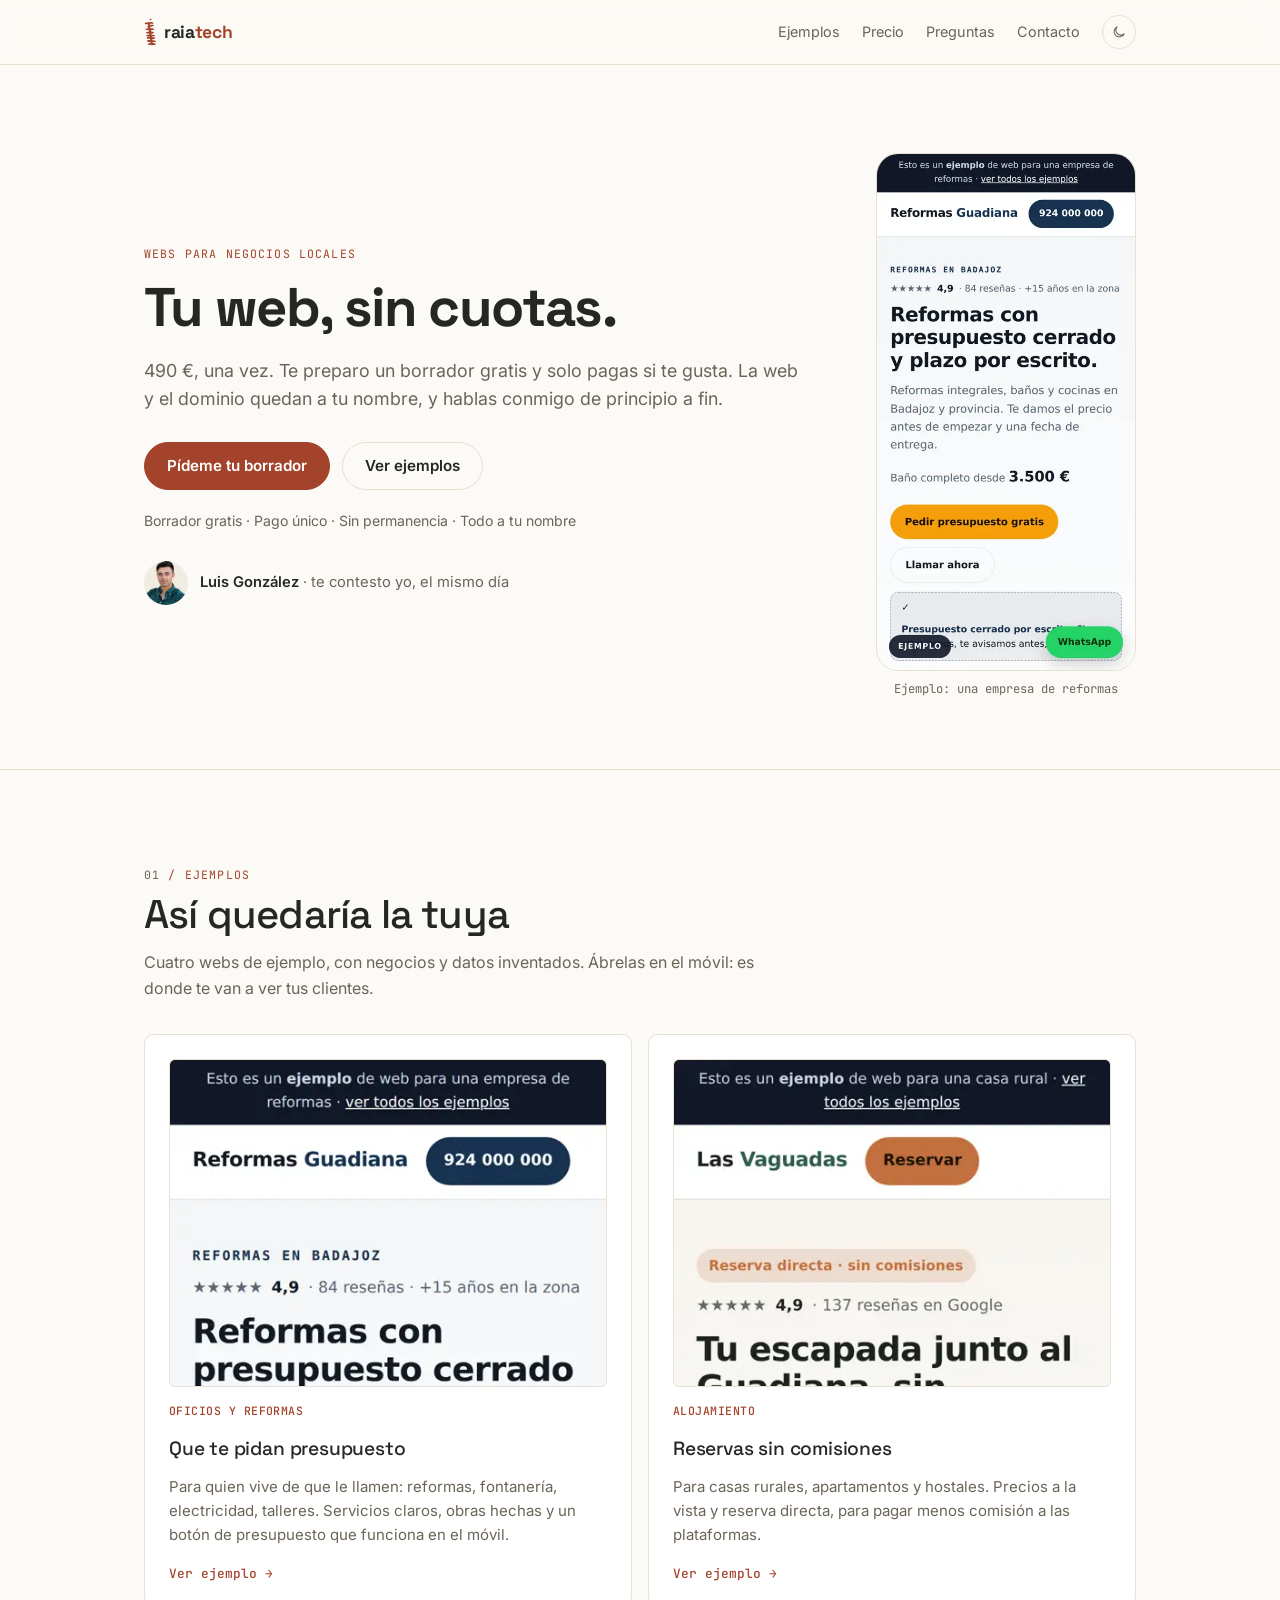
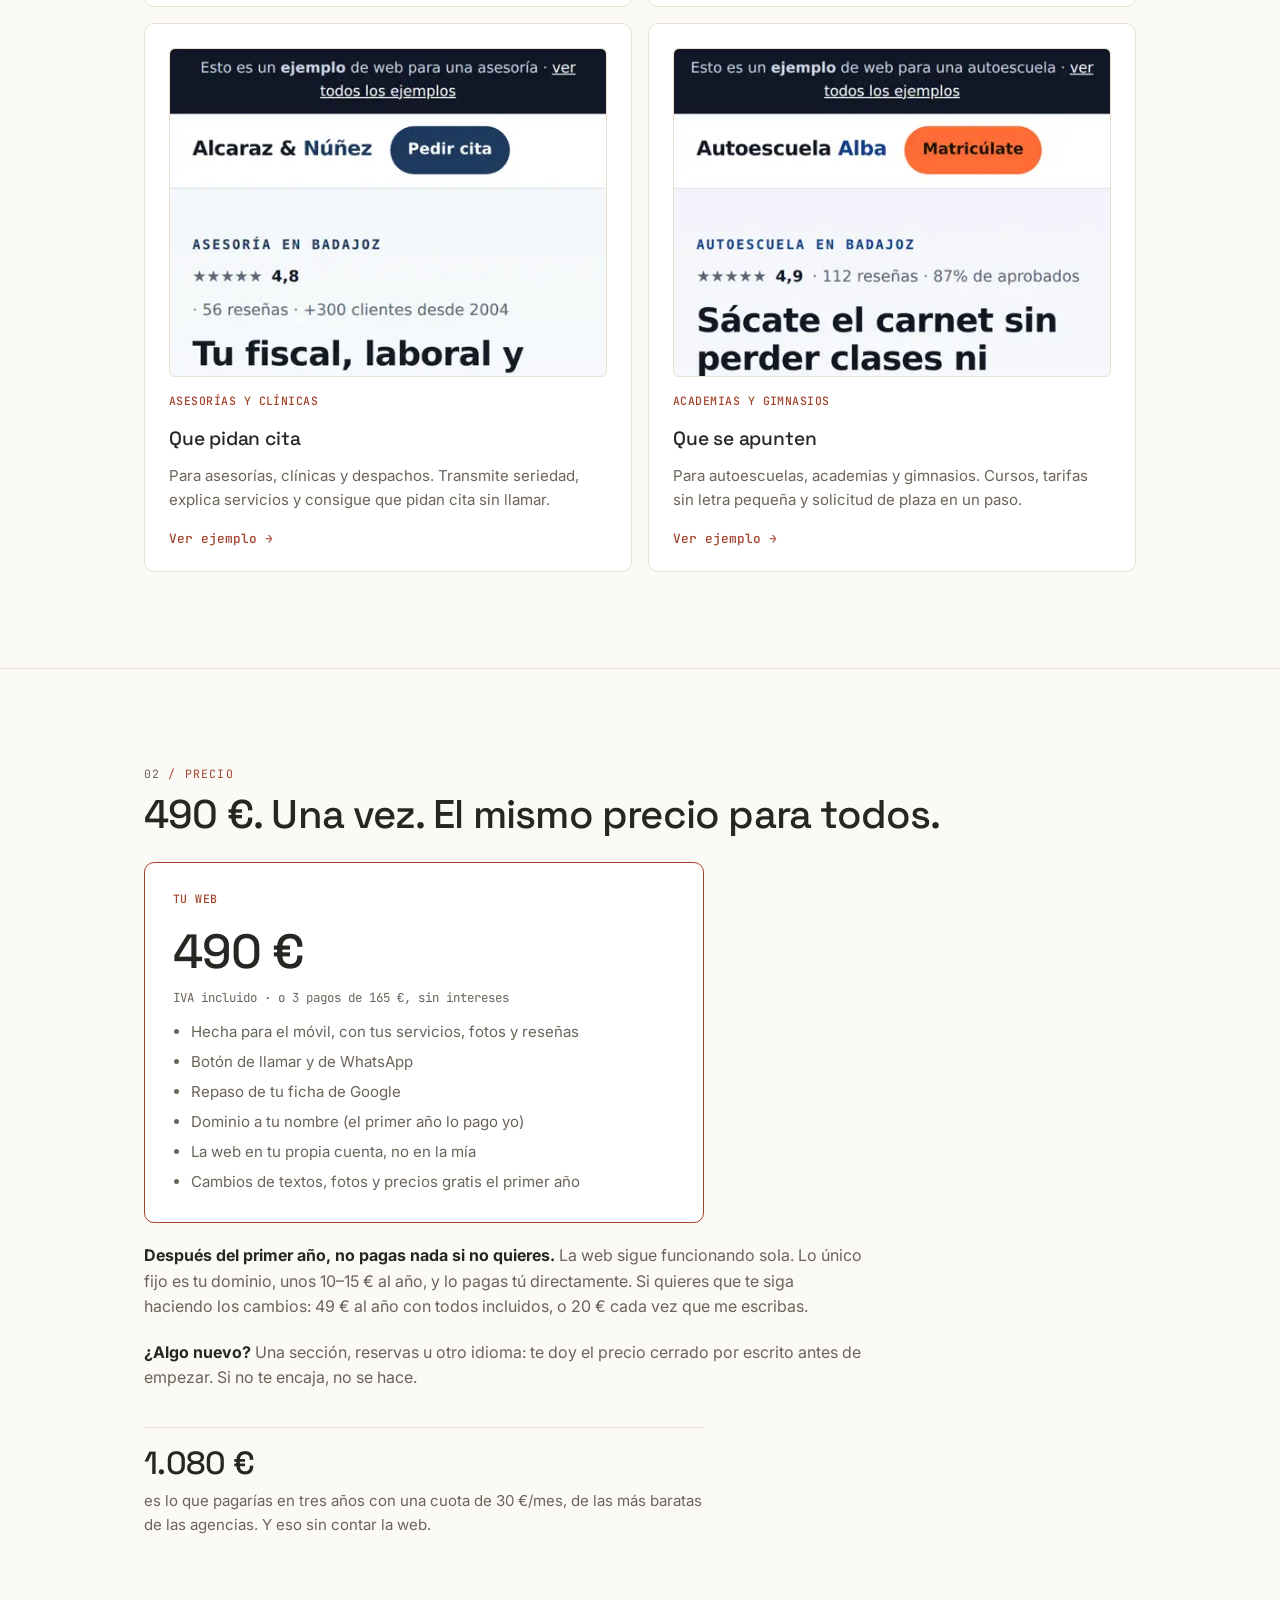
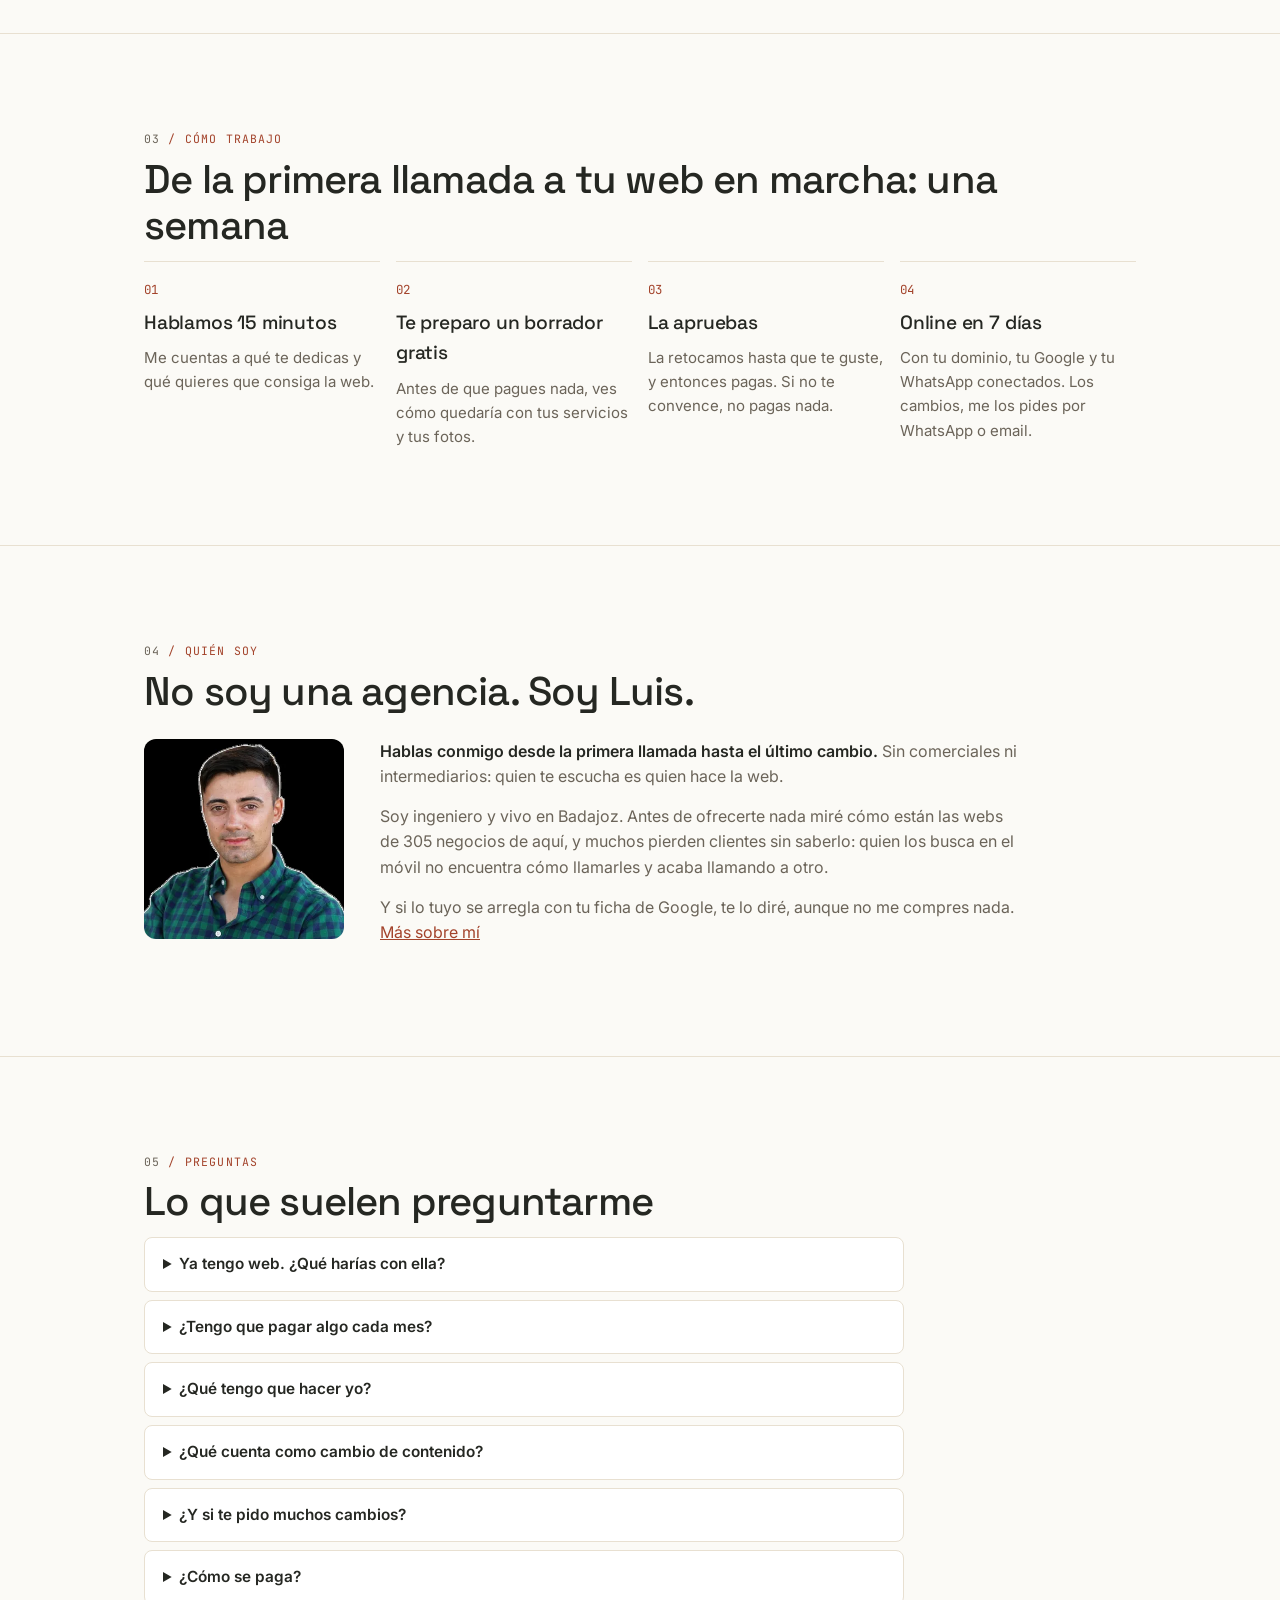
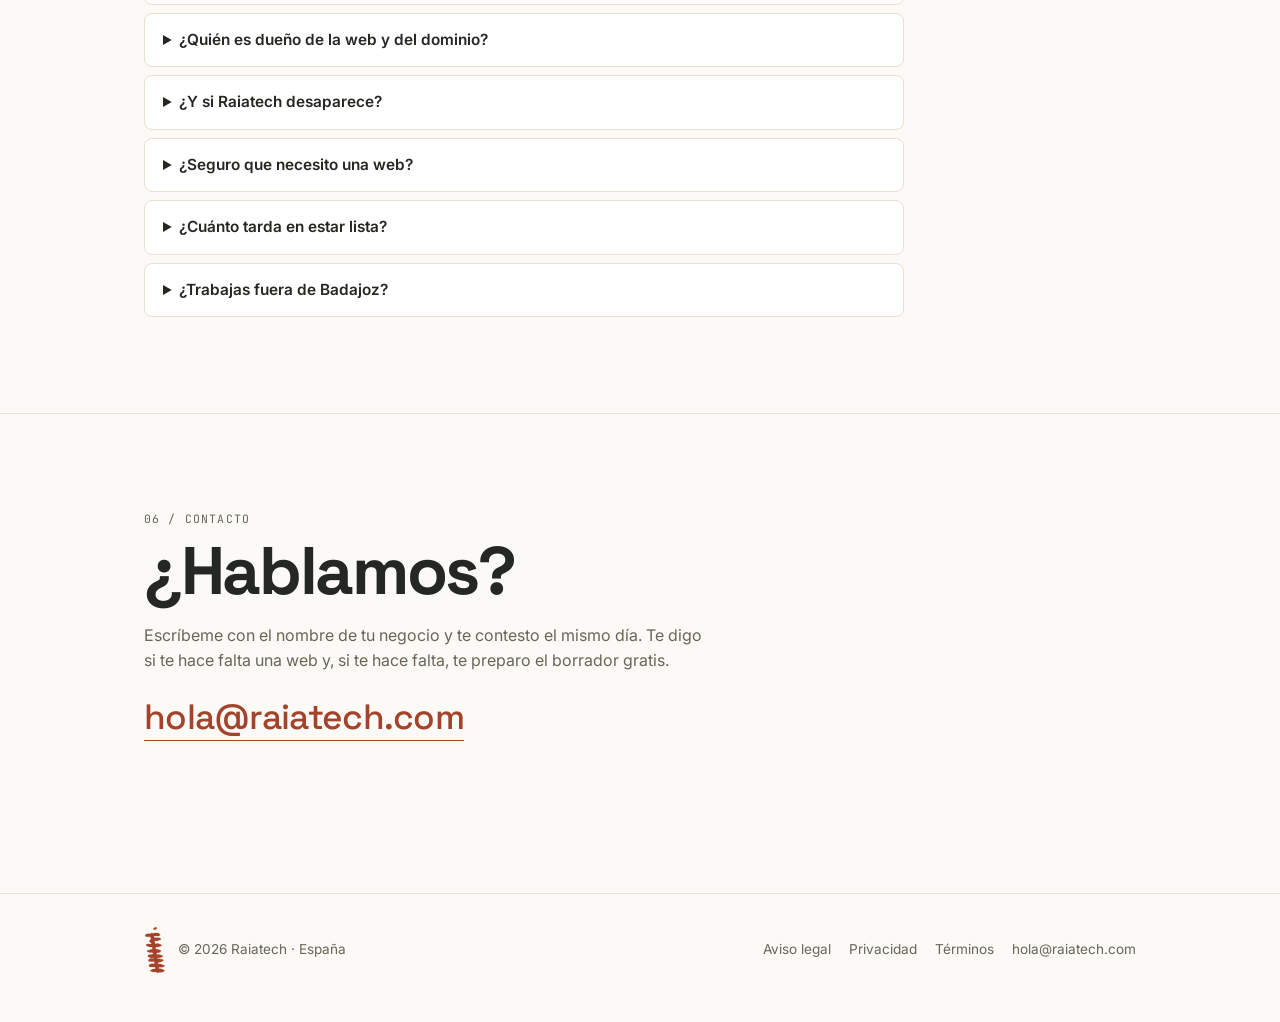
<file: webs/index.html>
<!doctype html>
<html lang="es">
<head>
<meta charset="utf-8">
<meta name="viewport" content="width=device-width, initial-scale=1">
<meta name="robots" content="noindex">
<title>Webs para negocios locales · Raiatech</title>
<meta name="description" content="Tu web, sin cuotas: 490 € una vez, con borrador gratis. La web y el dominio quedan a tu nombre.">
<link rel="icon" href="../favicon.svg" type="image/svg+xml">
<link rel="apple-touch-icon" href="../apple-touch-icon.png">
<link rel="preconnect" href="https://fonts.googleapis.com"><link rel="preconnect" href="https://fonts.gstatic.com" crossorigin><link href="https://fonts.googleapis.com/css2?family=Inter:wght@400;600;700&family=JetBrains+Mono:wght@400;500&family=Space+Grotesk:wght@500;700&display=swap" rel="stylesheet">
<script>(function(){var t;try{t=localStorage.getItem('tema')}catch(e){}document.documentElement.dataset.theme=t||(matchMedia('(prefers-color-scheme: light)').matches?'light':'dark')})()</script>
<link rel="stylesheet" href="../assets/raiatech.css">
<style>
.hero{padding:88px 0 72px;display:grid;grid-template-columns:minmax(0,1fr) 260px;gap:56px;align-items:center}
.hero .movil{margin:0}
.hero .movil img{display:block;width:100%;height:auto;border:1px solid var(--line);border-radius:22px;background:var(--surface-2)}
.hero .movil figcaption{margin-top:10px;font:400 .76rem var(--mono);color:var(--on-surface);text-align:center}
.firma-luis{display:flex;align-items:center;gap:12px;margin-top:28px;font-size:.92rem;color:var(--on-surface)}
.firma-luis img{width:44px;height:44px;border-radius:50%;object-fit:cover;background:var(--surface-2)}
.firma-luis b{color:var(--on-bg);font-weight:600}
h1{font-family:var(--display);font-size:clamp(2.1rem,5.4vw,3.4rem);line-height:1.08;letter-spacing:-.03em;font-weight:700;margin:14px 0 20px}
.hero .sub{font-size:1.12rem;color:var(--on-surface);margin:0 0 28px;max-width:60ch}
.ctas{display:flex;flex-wrap:wrap;gap:12px;align-items:center}
.nota{margin:20px 0 0;font-size:.88rem;color:var(--on-surface)}
section{padding:96px 0;border-top:1px solid var(--line);scroll-margin-top:64px}
h2{font-family:var(--display);font-size:clamp(1.7rem,3.6vw,2.5rem);line-height:1.15;letter-spacing:-.02em;margin:8px 0 12px;font-weight:500}
.intro{color:var(--on-surface);margin:0 0 32px;max-width:62ch}
.intro a{color:var(--acento)}
.grid2{display:grid;gap:16px;grid-template-columns:repeat(2,minmax(0,1fr))}
.grid4{display:grid;gap:16px;grid-template-columns:repeat(4,minmax(0,1fr))}
.dato{border-top:1px solid var(--line);padding-top:18px}
.dato p{margin:8px 0 0;font-size:.94rem;color:var(--on-surface)}
.cifra{font-family:var(--display);font-size:2rem;font-weight:500;letter-spacing:-.02em;line-height:1.1;color:var(--on-bg)}
.caso,.card .caso{margin:0 0 6px;font:500 .72rem var(--mono);letter-spacing:.04em;color:var(--acento);text-transform:uppercase}
.card .ver{margin-top:auto;padding-top:8px;font:500 .8rem var(--mono);color:var(--acento)}
.card .mini{display:block;width:100%;height:auto;aspect-ratio:4/3;object-fit:cover;object-position:top;border:1px solid var(--line);border-radius:6px;margin-bottom:6px;background:var(--surface-2)}
.card.precio{max-width:560px;padding:28px}
.card.precio .importe{color:var(--on-bg);font-family:var(--display);font-size:3rem;font-weight:500;letter-spacing:-.02em;line-height:1.1;margin:4px 0 0}
.card.precio .bajo{font:400 .78rem var(--mono);color:var(--on-surface)}
.precio.principal{border-color:var(--acento)}
.dato.comparar{max-width:560px;margin-top:36px}
.aparte{margin:20px 0 0;color:var(--on-surface);max-width:72ch}
.aparte b{color:var(--on-bg)}
.pasos{list-style:none;margin:0;padding:0;counter-reset:p}
.pasos li{counter-increment:p;display:flex;flex-direction:column;gap:8px;border-top:1px solid var(--line);padding-top:18px}
.pasos li::before{content:'0' counter(p);font-family:var(--mono);font-size:.78rem;color:var(--acento)}
.pasos h3{margin:0;font-family:var(--display);font-size:1.2rem;font-weight:500;letter-spacing:-.01em}
.pasos p{margin:0;font-size:.94rem;color:var(--on-surface)}
.faq{display:grid;gap:8px;max-width:760px}
.faq details{background:var(--surface);border:1px solid var(--line);border-radius:8px}
.faq summary{cursor:pointer;padding:14px 18px;font-weight:600;font-size:.96rem}
.faq p{margin:0;padding:0 18px 16px;color:var(--on-surface);font-size:.94rem}
.cierre h2{margin:8px 0 16px;font-size:clamp(2.2rem,6vw,4.2rem);line-height:1.04;letter-spacing:-.035em;font-weight:700;max-width:16ch}
.cierre p{color:var(--on-surface);margin:0;max-width:56ch}
.correo{display:inline-block;margin-top:20px;font-family:var(--display);font-size:clamp(1.4rem,3.4vw,2.2rem);font-weight:500;letter-spacing:-.02em;color:var(--acento);text-decoration:none;border-bottom:1px solid currentColor;line-height:1.3}
.correo:hover{border-bottom-width:2px}
.pie-marca{display:flex;align-items:center;gap:12px}
@media (max-width:860px){.grid2,.grid4{grid-template-columns:1fr}.hero{padding:56px 0 48px;grid-template-columns:1fr}.hero .movil{display:none}.card .mini{aspect-ratio:16/9}section{padding:64px 0}.pasos.grid4{grid-template-columns:1fr 1fr}}
@media (max-width:480px){.pasos.grid4{grid-template-columns:1fr}}
.yo{display:grid;grid-template-columns:200px minmax(0,1fr);gap:36px;align-items:start;margin-top:24px}
.yo img{width:100%;height:auto;aspect-ratio:1;object-fit:cover;border-radius:12px;background:var(--surface-2)}
.yo p{margin:0 0 14px;color:var(--on-surface);max-width:64ch}
.yo strong{color:var(--on-bg);font-weight:600}
.yo a{color:var(--acento)}
@media (max-width:640px){.yo{grid-template-columns:minmax(0,1fr)}.yo img{width:140px}}
</style>
</head>
<body>
<header><div class="wrap">
  <a class="logo" href="../"><svg class="simbolo" viewBox="28 46 317 704" aria-hidden="true"><path stroke="none" d="M 189.1 65 C 175.3 71.3,159 85.6,159 91.5 C 159 106.1,199.5 102.9,209.9 87.5 C 219.6 73.2,205.3 57.7,189.1 65 M 179 149.6 C 177.6 149.9,172.4 151.5,167.3 153.2 C 158.2 156.4,158.2 156.4,151.7 153.1 C 141.5 147.9,132 148.6,125.5 155 C 121 159.5,120.8 159.5,115.2 159 C 86.3 156.6,58.4 160.8,52.1 168.3 C 50.9 169.9,44.5 184.5,43 189.2 C 39.5 200.5,55.9 205.1,100 205.2 C 123.7 205.3,122.3 204.1,125.6 227.9 C 127.7 243.6,127.4 244.5,118.1 247.9 C 107 251.9,101.8 263.9,106.9 273.9 C 109.1 278.1,119.4 287.6,128.4 293.5 C 134.8 297.7,136.8 300.9,135.7 305.2 C 134.5 309.9,131.7 310.3,101.5 310.5 C 66.6 310.7,61.1 312,58 321.5 C 54.9 330.8,60.9 337.2,78.7 343.8 C 112.8 356.5,108.7 355.5,126.2 355.5 C 145.1 355.5,144.5 355.2,146.5 367.6 C 149.8 387.4,149.2 388.4,132.5 389.3 C 126.7 389.7,121.8 390.8,114.5 393.4 C 109 395.4,99 398.4,92.2 400 C 66.5 406.2,63.1 413.3,80.3 424.7 C 91.5 432.2,97.5 433.7,127.2 436.4 C 158.3 439.1,158.9 439.5,159.2 454 C 159.4 463.7,156.1 464.9,127 465 C 100.1 465,92.8 467.1,84.7 477.2 C 76.4 487.5,80.5 494.7,99.5 503.2 C 130 517,133.3 517.4,157.6 509.9 C 165.6 507.5,171.2 512.7,167.8 519.7 C 166.3 522.8,168.1 522.6,144 522 C 126.4 521.5,102.7 527.2,97.4 533.1 C 95.2 535.5,91 550,91 555.1 C 91 564.7,106.6 568.1,150.2 567.9 C 177.5 567.9,176.5 567.3,179 583 C 181.6 599.6,180.1 602,168.5 600 C 148.4 596.6,110.8 603.5,103.7 612 C 100.4 615.9,98.2 634.5,100.4 638.9 C 104.5 646.7,117.2 648.6,155.5 647.2 C 190.4 645.9,188.4 645,191 663.1 C 193 677.3,191.9 678.3,175.2 677.4 C 159.7 676.5,152.1 677.9,143.7 683.1 C 140.3 685.3,133.4 689,128.3 691.4 C 109.1 700.6,113.2 707.3,143.7 716.4 C 160.7 721.5,167.9 722.4,186.9 721.7 C 206 721,207 721.3,215.4 728.9 C 224.3 737,227.7 737.3,233.9 730.6 C 237 727.3,241.7 726,250.5 726 C 279.2 726,300 721.5,313.5 712.5 C 331.6 700.5,329.5 692.5,306.6 686.3 C 301.6 685,293.2 682.2,287.9 680.1 C 274.6 674.7,268.5 673.6,256.4 674.3 C 242.5 675.2,240 672.9,240 659.3 C 240 650.6,240.6 650.4,268.2 649.7 C 294.4 649.1,299.5 648.2,312.6 642.1 C 332.9 632.5,331.1 624.6,307.1 618.5 C 301.4 617.1,292.1 614.1,286.3 611.9 C 270.6 606,264.8 604.9,249.6 605.1 C 231.9 605.3,231 604.7,229.4 591.2 C 228.5 583,230.1 581.4,240.8 579.5 C 284.7 571.9,301.5 565.1,307.4 552.6 C 312.8 541.2,305.3 536,280.1 533.5 C 272.1 532.6,261.8 531,257.1 529.9 C 252.1 528.7,243.2 527.5,235.8 527.1 C 222.2 526.5,220.7 525.9,219.5 520.9 C 218 514.8,220.8 513.7,239.7 512.8 C 258.9 512,265.8 510.7,280.4 505 C 306.5 494.8,308.8 485.7,287 479 C 283.4 477.8,275.7 474.7,269.9 472 C 253.5 464.2,244.5 462.8,227.4 465.4 C 212.6 467.6,210.6 466.4,208.8 454 C 207 441.6,209.1 439.9,229 438 C 244.1 436.6,252.9 433.8,262.3 427.4 C 280.8 414.8,278.6 405.4,255.8 399.1 C 251.5 398,244.1 395.2,239.2 393 C 227.9 388,221.5 386.6,212.1 387.3 C 199.8 388.2,198.9 387.4,196.5 372.3 C 193.9 356.4,195.7 354,209.7 354 C 234.9 353.9,249.6 351.2,267.6 343.3 C 291.5 332.9,291.6 324.2,268 318 C 263.3 316.7,255 313.8,249.5 311.5 C 232.7 304.3,223.4 302.9,208.5 305.1 C 186.8 308.3,186.9 308.4,183.4 284.6 C 179.8 261,180.5 259.6,193.8 262.6 C 211.1 266.5,225.2 264.7,244 256.1 C 250.9 252.9,258.1 249.7,260 249 C 273.6 243.6,276.5 235.9,268.2 227.3 C 260.7 219.6,249 216.5,231 217.4 C 173.6 220.4,172.9 220.2,171.3 203.7 C 170.4 193.9,172.2 192.6,184.4 193.5 C 193.7 194.2,224 192.8,240.9 190.9 C 261.9 188.5,267.2 183.1,259.2 172.2 C 257.2 169.4,254.3 165,252.8 162.6 C 247.3 153.3,234.3 149.9,202 149.5 C 190.7 149.3,180.4 149.4,179 149.6"/></svg>raia<span>tech</span></a>
  <nav aria-label="Secciones"><a href="#ejemplos">Ejemplos</a><a href="#precio">Precio</a><a href="#preguntas">Preguntas</a><a class="cta-nav" href="#contacto">Contacto</a></nav>
</div></header>

<main>
  <div class="wrap">
    <div class="hero">
      <div>
        <p class="label">Webs para negocios locales</p>
        <h1>Tu web, sin cuotas.</h1>
        <p class="sub">490&nbsp;€, una vez. Te preparo un borrador gratis y solo pagas si te gusta. La web y el dominio quedan a tu nombre, y hablas conmigo de principio a fin.</p>
        <div class="ctas"><a class="btn" href="#contacto">Pídeme tu borrador</a><a class="btn sec" href="#ejemplos">Ver ejemplos</a></div>
        <p class="nota">Borrador gratis · Pago único · Sin permanencia · Todo a tu nombre</p>
        <div class="firma-luis"><img src="../images/luis-112.webp" alt="" width="112" height="112"><span><b>Luis González</b> · te contesto yo, el mismo día</span></div>
      </div>
      <figure class="movil"><img src="img/oficios.webp" alt="Web de ejemplo de una empresa de reformas, vista en el móvil" width="480" height="960"><figcaption>Ejemplo: una empresa de reformas</figcaption></figure>
    </div>
  </div>

  <section id="ejemplos"><div class="wrap">
    <p class="label"><span class="n">01</span> / Ejemplos</p>
    <h2>Así quedaría la tuya</h2>
    <p class="intro">Cuatro webs de ejemplo, con negocios y datos inventados. Ábrelas en el móvil: es donde te van a ver tus clientes.</p>
    <div class="grid2">
      <a class="card" href="demos/oficios/"><img class="mini" src="img/oficios.webp" alt="" width="480" height="960" loading="lazy"><p class="caso">Oficios y reformas</p><h3>Que te pidan presupuesto</h3><p>Para quien vive de que le llamen: reformas, fontanería, electricidad, talleres. Servicios claros, obras hechas y un botón de presupuesto que funciona en el móvil.</p><span class="ver">Ver ejemplo →</span></a>
      <a class="card" href="demos/alojamiento/"><img class="mini" src="img/alojamiento.webp" alt="" width="480" height="960" loading="lazy"><p class="caso">Alojamiento</p><h3>Reservas sin comisiones</h3><p>Para casas rurales, apartamentos y hostales. Precios a la vista y reserva directa, para pagar menos comisión a las plataformas.</p><span class="ver">Ver ejemplo →</span></a>
      <a class="card" href="demos/profesionales/"><img class="mini" src="img/profesionales.webp" alt="" width="480" height="960" loading="lazy"><p class="caso">Asesorías y clínicas</p><h3>Que pidan cita</h3><p>Para asesorías, clínicas y despachos. Transmite seriedad, explica servicios y consigue que pidan cita sin llamar.</p><span class="ver">Ver ejemplo →</span></a>
      <a class="card" href="demos/formacion/"><img class="mini" src="img/formacion.webp" alt="" width="480" height="960" loading="lazy"><p class="caso">Academias y gimnasios</p><h3>Que se apunten</h3><p>Para autoescuelas, academias y gimnasios. Cursos, tarifas sin letra pequeña y solicitud de plaza en un paso.</p><span class="ver">Ver ejemplo →</span></a>
    </div>
  </div></section>

  <section id="precio"><div class="wrap">
    <p class="label"><span class="n">02</span> / Precio</p>
    <h2>490&nbsp;€. Una vez. El mismo precio para todos.</h2>
    <div class="card precio principal" style="margin-top:24px">
      <p class="caso">Tu web</p>
      <p class="importe">490&nbsp;€</p>
      <p class="bajo">IVA incluido · o 3 pagos de 165&nbsp;€, sin intereses</p>
      <ul>
        <li>Hecha para el móvil, con tus servicios, fotos y reseñas</li>
        <li>Botón de llamar y de WhatsApp</li>
        <li>Repaso de tu ficha de Google</li>
        <li>Dominio a tu nombre (el primer año lo pago yo)</li>
        <li>La web en tu propia cuenta, no en la mía</li>
        <li>Cambios de textos, fotos y precios gratis el primer año</li>
      </ul>
    </div>
    <p class="aparte"><b>Después del primer año, no pagas nada si no quieres.</b> La web sigue funcionando sola. Lo único fijo es tu dominio, unos 10–15&nbsp;€ al año, y lo pagas tú directamente. Si quieres que te siga haciendo los cambios: 49&nbsp;€ al año con todos incluidos, o 20&nbsp;€ cada vez que me escribas.</p>
    <p class="aparte"><b>¿Algo nuevo?</b> Una sección, reservas u otro idioma: te doy el precio cerrado por escrito antes de empezar. Si no te encaja, no se hace.</p>
    <div class="dato comparar"><div class="cifra">1.080&nbsp;€</div><p>es lo que pagarías en tres años con una cuota de 30&nbsp;€/mes, de las más baratas de las agencias. Y eso sin contar la web.</p></div>
  </div></section>

  <section id="como"><div class="wrap">
    <p class="label"><span class="n">03</span> / Cómo trabajo</p>
    <h2>De la primera llamada a tu web en marcha: una semana</h2>
    <ol class="pasos grid4">
      <li><h3>Hablamos 15 minutos</h3><p>Me cuentas a qué te dedicas y qué quieres que consiga la web.</p></li>
      <li><h3>Te preparo un borrador gratis</h3><p>Antes de que pagues nada, ves cómo quedaría con tus servicios y tus fotos.</p></li>
      <li><h3>La apruebas</h3><p>La retocamos hasta que te guste, y entonces pagas. Si no te convence, no pagas nada.</p></li>
      <li><h3>Online en 7 días</h3><p>Con tu dominio, tu Google y tu WhatsApp conectados. Los cambios, me los pides por WhatsApp o email.</p></li>
    </ol>
  </div></section>

  <section id="yo"><div class="wrap">
    <p class="label"><span class="n">04</span> / Quién soy</p>
    <h2>No soy una agencia. Soy Luis.</h2>
    <div class="yo">
      <img src="../images/luis-360.webp" alt="Retrato de Luis González" width="360" height="360" loading="lazy">
      <div>
        <p><strong>Hablas conmigo desde la primera llamada hasta el último cambio.</strong> Sin comerciales ni intermediarios: quien te escucha es quien hace la web.</p>
        <p>Soy ingeniero y vivo en Badajoz. Antes de ofrecerte nada miré cómo están las webs de 305 negocios de aquí, y muchos pierden clientes sin saberlo: quien los busca en el móvil no encuentra cómo llamarles y acaba llamando a otro.</p>
        <p>Y si lo tuyo se arregla con tu ficha de Google, te lo diré, aunque no me compres nada. <a href="../#yo">Más sobre mí</a></p>
      </div>
    </div>
  </div></section>

  <section id="preguntas"><div class="wrap">
    <p class="label"><span class="n">05</span> / Preguntas</p>
    <h2>Lo que suelen preguntarme</h2>
    <div class="faq">
      <details><summary>Ya tengo web. ¿Qué harías con ella?</summary><p>Depende de cómo esté. A veces basta con arreglar dos cosas, y te digo cuáles. Si conviene hacerla nueva, el precio es el mismo: 490&nbsp;€.</p></details>
      <details><summary>¿Tengo que pagar algo cada mes?</summary><p>No. Pagas la web una vez. Lo único que se renueva es tu dominio, unos 10–15&nbsp;€ al año, a tu nombre. No hay cuota porque una web sencilla y bien hecha casi no cuesta mantenerla: no lleva WordPress ni nada que actualizar, y no te voy a cobrar cada mes por algo que no me cuesta.</p></details>
      <details><summary>¿Qué tengo que hacer yo?</summary><p>Contarme tu negocio en 15 minutos y mandarme unas fotos por WhatsApp o email. Los textos los escribo yo.</p></details>
      <details><summary>¿Qué cuenta como cambio de contenido?</summary><p>Lo que ya está en tu web: horarios, precios, textos, fotos, servicios, preguntas o el teléfono. Me lo mandas por WhatsApp o email y queda publicado en dos días laborables. Una sección nueva, otra página, reservas u otro idioma son algo nuevo y llevan precio cerrado.</p></details>
      <details><summary>¿Y si te pido muchos cambios?</summary><p>Lo normal es un puñado al año, y entra todo. Si algún día me pides algo que ya es nuevo, te lo diré antes y tú decides.</p></details>
      <details><summary>¿Cómo se paga?</summary><p>Cuando apruebas el borrador, nunca antes, y con factura. Si lo prefieres, en tres pagos de 165&nbsp;€.</p></details>
      <details><summary>¿Quién es dueño de la web y del dominio?</summary><p>Tú. El dominio va a tu nombre, la web está en tu cuenta y te doy los ficheros. Si te vas, no tienes que pedirme permiso.</p></details>
      <details><summary>¿Y si Raiatech desaparece?</summary><p>Tu web sigue funcionando: está en tu cuenta y no depende de mí.</p></details>
      <details><summary>¿Seguro que necesito una web?</summary><p>No siempre. Si te encuentran bien en Google Maps y tienes la agenda llena, puede que te baste con tu ficha de Google. Si es tu caso, te lo diré.</p></details>
      <details><summary>¿Cuánto tarda en estar lista?</summary><p>Unos 7 días desde que apruebas el borrador.</p></details>
      <details><summary>¿Trabajas fuera de Badajoz?</summary><p>Sí. Vivo en Badajoz, pero se hace todo online sin problema.</p></details>
    </div>
  </div></section>

  <section id="contacto"><div class="wrap"><div class="cierre">
    <p class="label"><span class="n">06</span> / Contacto</p>
    <h2>¿Hablamos?</h2>
    <p>Escríbeme con el nombre de tu negocio y te contesto el mismo día. Te digo si te hace falta una web y, si te hace falta, te preparo el borrador gratis.</p>
    <a class="correo" href="mailto:hola@raiatech.com?subject=Quiero%20una%20web%20para%20mi%20negocio">hola@raiatech.com</a>
  </div></div></section>
</main>
<footer><div class="wrap"><div class="pie-marca"><svg class="firma" viewBox="28 46 317 704" aria-hidden="true"><path d="M 189.1 65 C 175.3 71.3,159 85.6,159 91.5 C 159 106.1,199.5 102.9,209.9 87.5 C 219.6 73.2,205.3 57.7,189.1 65 M 179 149.6 C 177.6 149.9,172.4 151.5,167.3 153.2 C 158.2 156.4,158.2 156.4,151.7 153.1 C 141.5 147.9,132 148.6,125.5 155 C 121 159.5,120.8 159.5,115.2 159 C 86.3 156.6,58.4 160.8,52.1 168.3 C 50.9 169.9,44.5 184.5,43 189.2 C 39.5 200.5,55.9 205.1,100 205.2 C 123.7 205.3,122.3 204.1,125.6 227.9 C 127.7 243.6,127.4 244.5,118.1 247.9 C 107 251.9,101.8 263.9,106.9 273.9 C 109.1 278.1,119.4 287.6,128.4 293.5 C 134.8 297.7,136.8 300.9,135.7 305.2 C 134.5 309.9,131.7 310.3,101.5 310.5 C 66.6 310.7,61.1 312,58 321.5 C 54.9 330.8,60.9 337.2,78.7 343.8 C 112.8 356.5,108.7 355.5,126.2 355.5 C 145.1 355.5,144.5 355.2,146.5 367.6 C 149.8 387.4,149.2 388.4,132.5 389.3 C 126.7 389.7,121.8 390.8,114.5 393.4 C 109 395.4,99 398.4,92.2 400 C 66.5 406.2,63.1 413.3,80.3 424.7 C 91.5 432.2,97.5 433.7,127.2 436.4 C 158.3 439.1,158.9 439.5,159.2 454 C 159.4 463.7,156.1 464.9,127 465 C 100.1 465,92.8 467.1,84.7 477.2 C 76.4 487.5,80.5 494.7,99.5 503.2 C 130 517,133.3 517.4,157.6 509.9 C 165.6 507.5,171.2 512.7,167.8 519.7 C 166.3 522.8,168.1 522.6,144 522 C 126.4 521.5,102.7 527.2,97.4 533.1 C 95.2 535.5,91 550,91 555.1 C 91 564.7,106.6 568.1,150.2 567.9 C 177.5 567.9,176.5 567.3,179 583 C 181.6 599.6,180.1 602,168.5 600 C 148.4 596.6,110.8 603.5,103.7 612 C 100.4 615.9,98.2 634.5,100.4 638.9 C 104.5 646.7,117.2 648.6,155.5 647.2 C 190.4 645.9,188.4 645,191 663.1 C 193 677.3,191.9 678.3,175.2 677.4 C 159.7 676.5,152.1 677.9,143.7 683.1 C 140.3 685.3,133.4 689,128.3 691.4 C 109.1 700.6,113.2 707.3,143.7 716.4 C 160.7 721.5,167.9 722.4,186.9 721.7 C 206 721,207 721.3,215.4 728.9 C 224.3 737,227.7 737.3,233.9 730.6 C 237 727.3,241.7 726,250.5 726 C 279.2 726,300 721.5,313.5 712.5 C 331.6 700.5,329.5 692.5,306.6 686.3 C 301.6 685,293.2 682.2,287.9 680.1 C 274.6 674.7,268.5 673.6,256.4 674.3 C 242.5 675.2,240 672.9,240 659.3 C 240 650.6,240.6 650.4,268.2 649.7 C 294.4 649.1,299.5 648.2,312.6 642.1 C 332.9 632.5,331.1 624.6,307.1 618.5 C 301.4 617.1,292.1 614.1,286.3 611.9 C 270.6 606,264.8 604.9,249.6 605.1 C 231.9 605.3,231 604.7,229.4 591.2 C 228.5 583,230.1 581.4,240.8 579.5 C 284.7 571.9,301.5 565.1,307.4 552.6 C 312.8 541.2,305.3 536,280.1 533.5 C 272.1 532.6,261.8 531,257.1 529.9 C 252.1 528.7,243.2 527.5,235.8 527.1 C 222.2 526.5,220.7 525.9,219.5 520.9 C 218 514.8,220.8 513.7,239.7 512.8 C 258.9 512,265.8 510.7,280.4 505 C 306.5 494.8,308.8 485.7,287 479 C 283.4 477.8,275.7 474.7,269.9 472 C 253.5 464.2,244.5 462.8,227.4 465.4 C 212.6 467.6,210.6 466.4,208.8 454 C 207 441.6,209.1 439.9,229 438 C 244.1 436.6,252.9 433.8,262.3 427.4 C 280.8 414.8,278.6 405.4,255.8 399.1 C 251.5 398,244.1 395.2,239.2 393 C 227.9 388,221.5 386.6,212.1 387.3 C 199.8 388.2,198.9 387.4,196.5 372.3 C 193.9 356.4,195.7 354,209.7 354 C 234.9 353.9,249.6 351.2,267.6 343.3 C 291.5 332.9,291.6 324.2,268 318 C 263.3 316.7,255 313.8,249.5 311.5 C 232.7 304.3,223.4 302.9,208.5 305.1 C 186.8 308.3,186.9 308.4,183.4 284.6 C 179.8 261,180.5 259.6,193.8 262.6 C 211.1 266.5,225.2 264.7,244 256.1 C 250.9 252.9,258.1 249.7,260 249 C 273.6 243.6,276.5 235.9,268.2 227.3 C 260.7 219.6,249 216.5,231 217.4 C 173.6 220.4,172.9 220.2,171.3 203.7 C 170.4 193.9,172.2 192.6,184.4 193.5 C 193.7 194.2,224 192.8,240.9 190.9 C 261.9 188.5,267.2 183.1,259.2 172.2 C 257.2 169.4,254.3 165,252.8 162.6 C 247.3 153.3,234.3 149.9,202 149.5 C 190.7 149.3,180.4 149.4,179 149.6"/></svg><span>© 2026 Raiatech · España</span></div><div class="links"><a href="../aviso-legal.html">Aviso legal</a><a href="../privacidad.html">Privacidad</a><a href="../terminos.html">Términos</a><a href="mailto:hola@raiatech.com">hola@raiatech.com</a></div></div></footer>

<script src="../assets/site.js" defer></script>
</body>
</html>
</file>
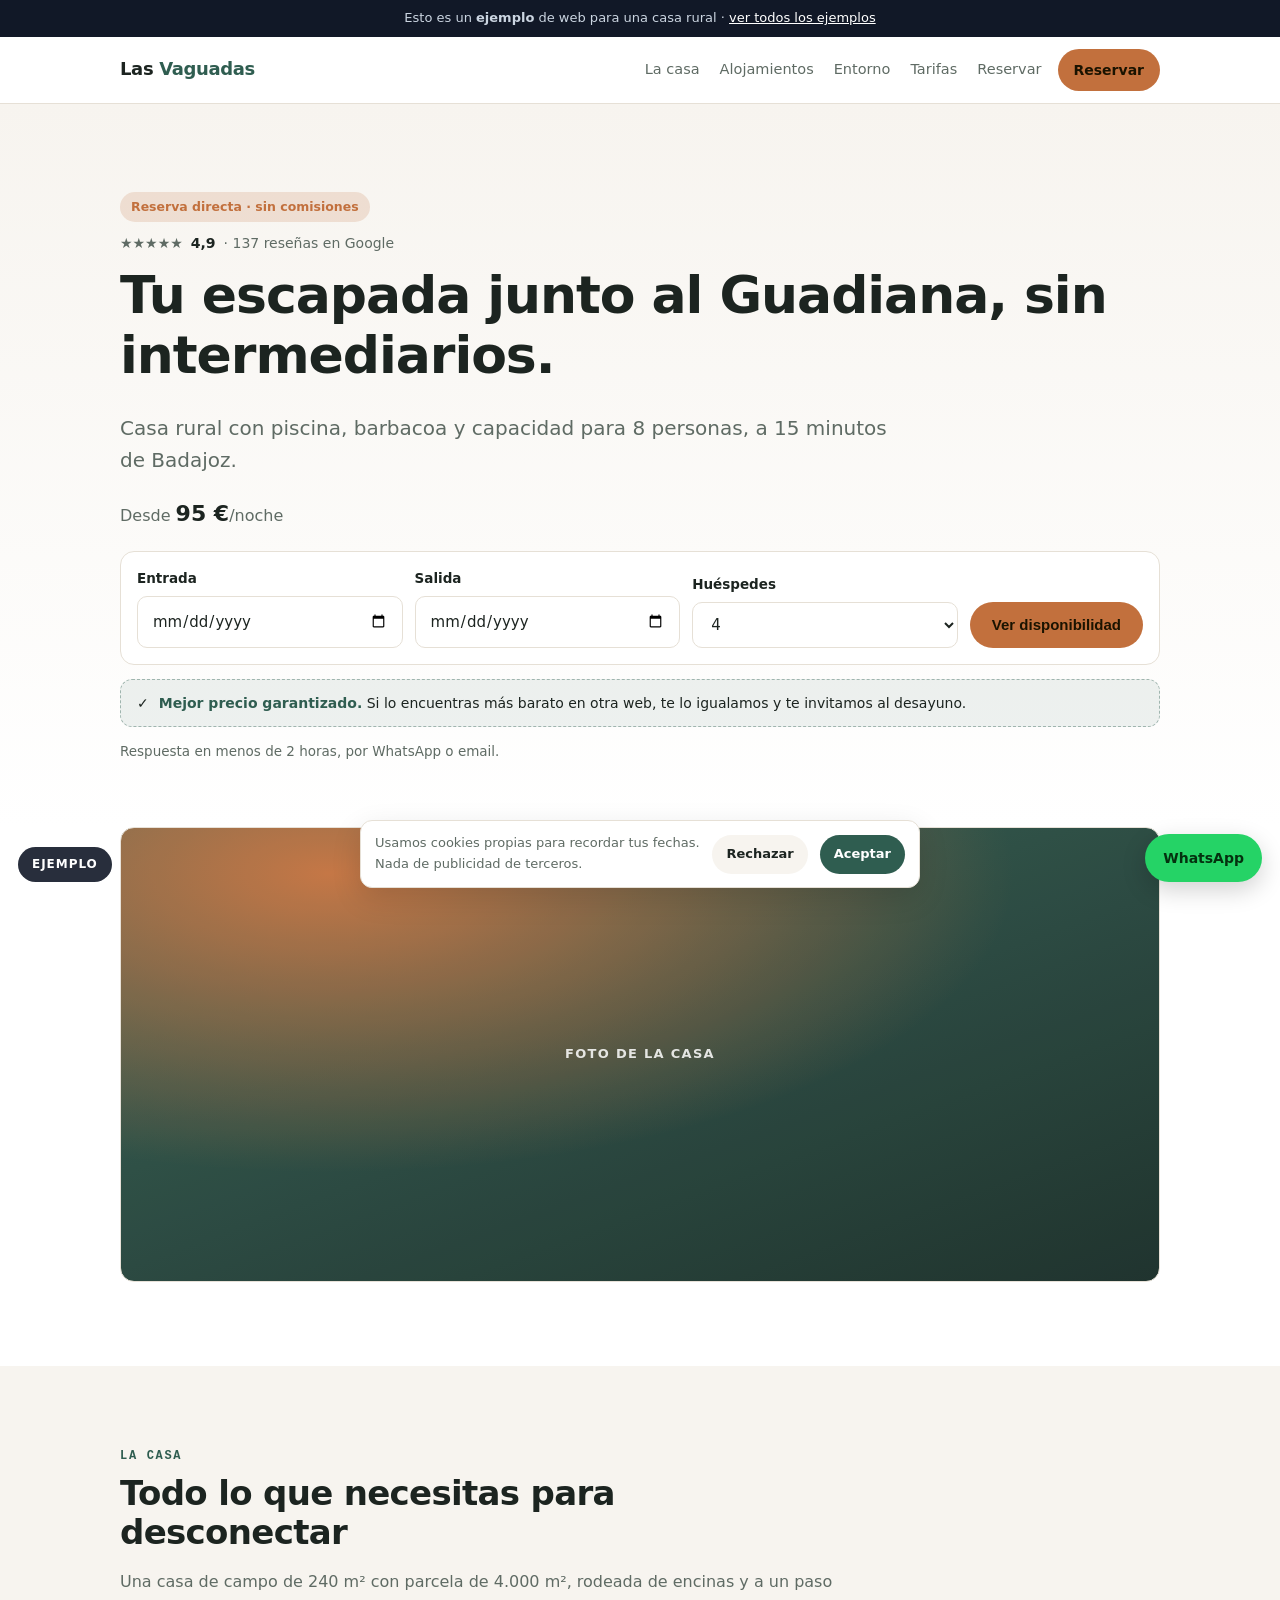
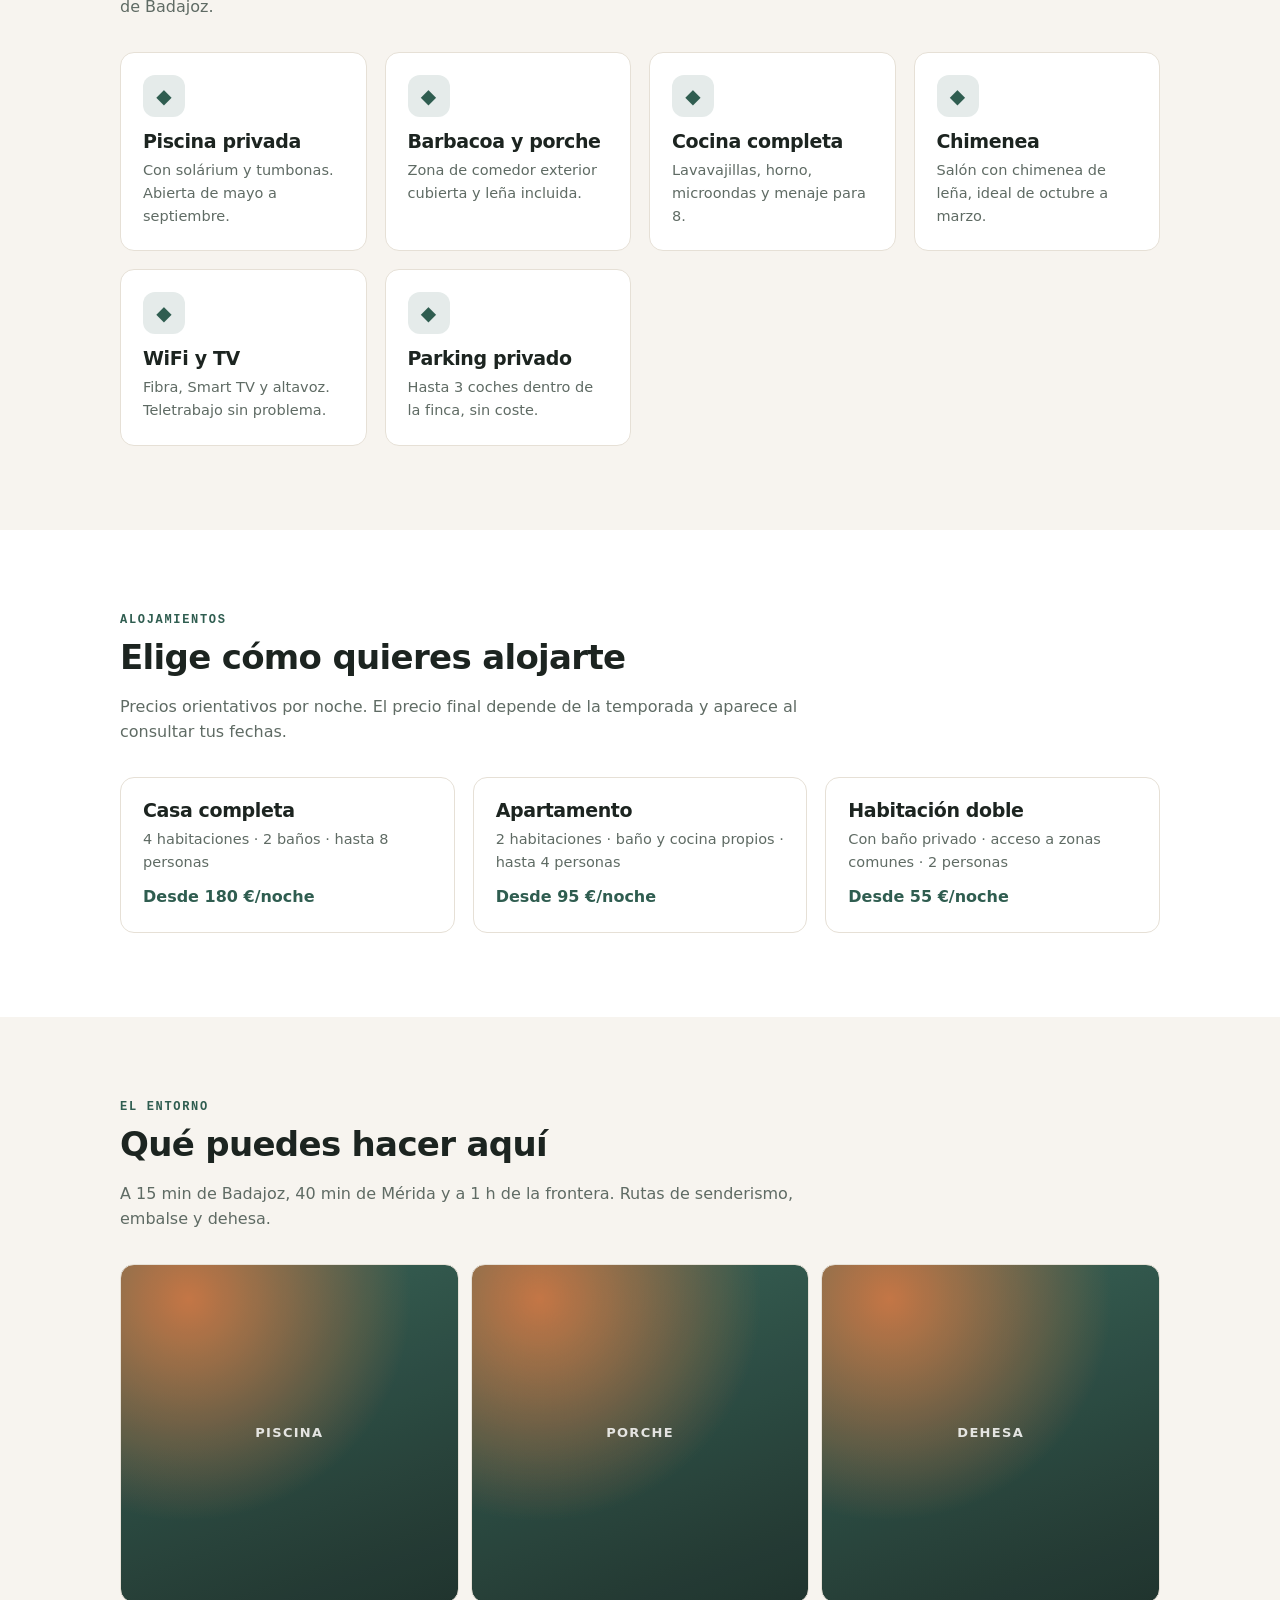
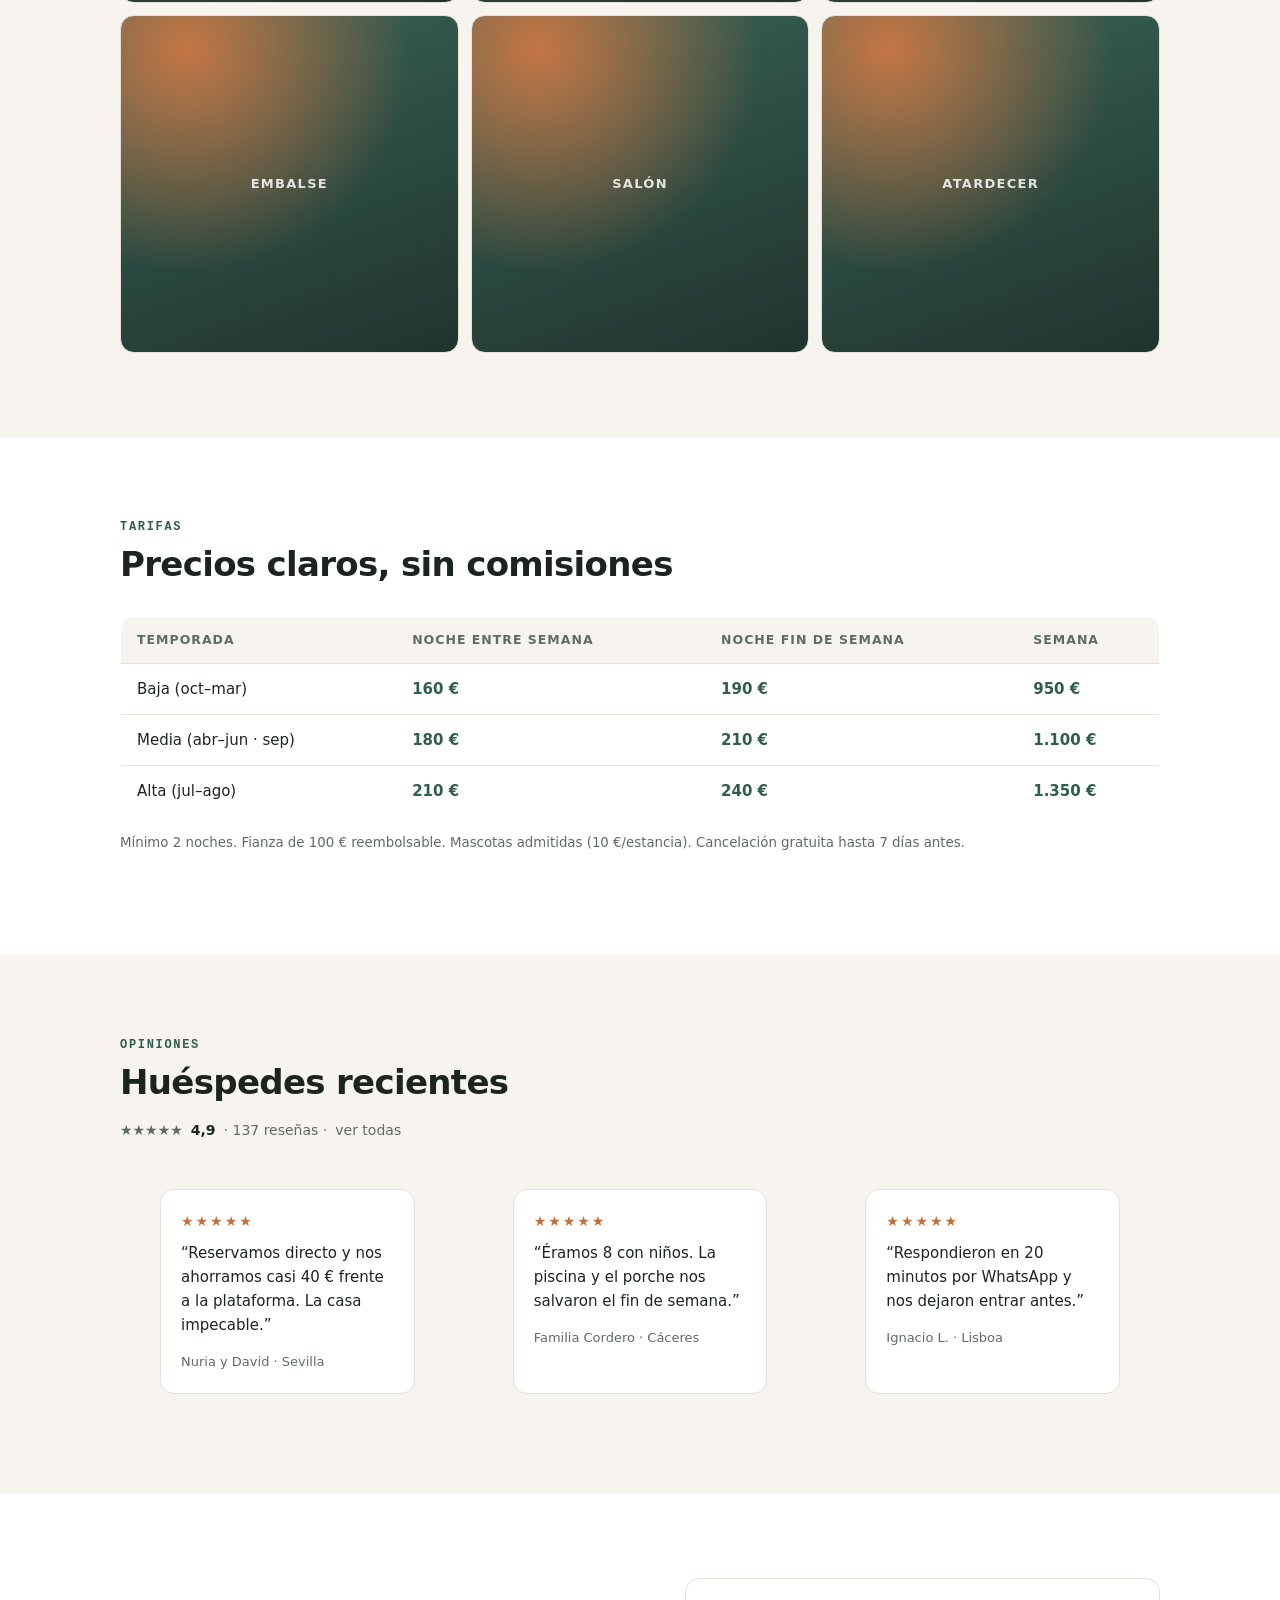
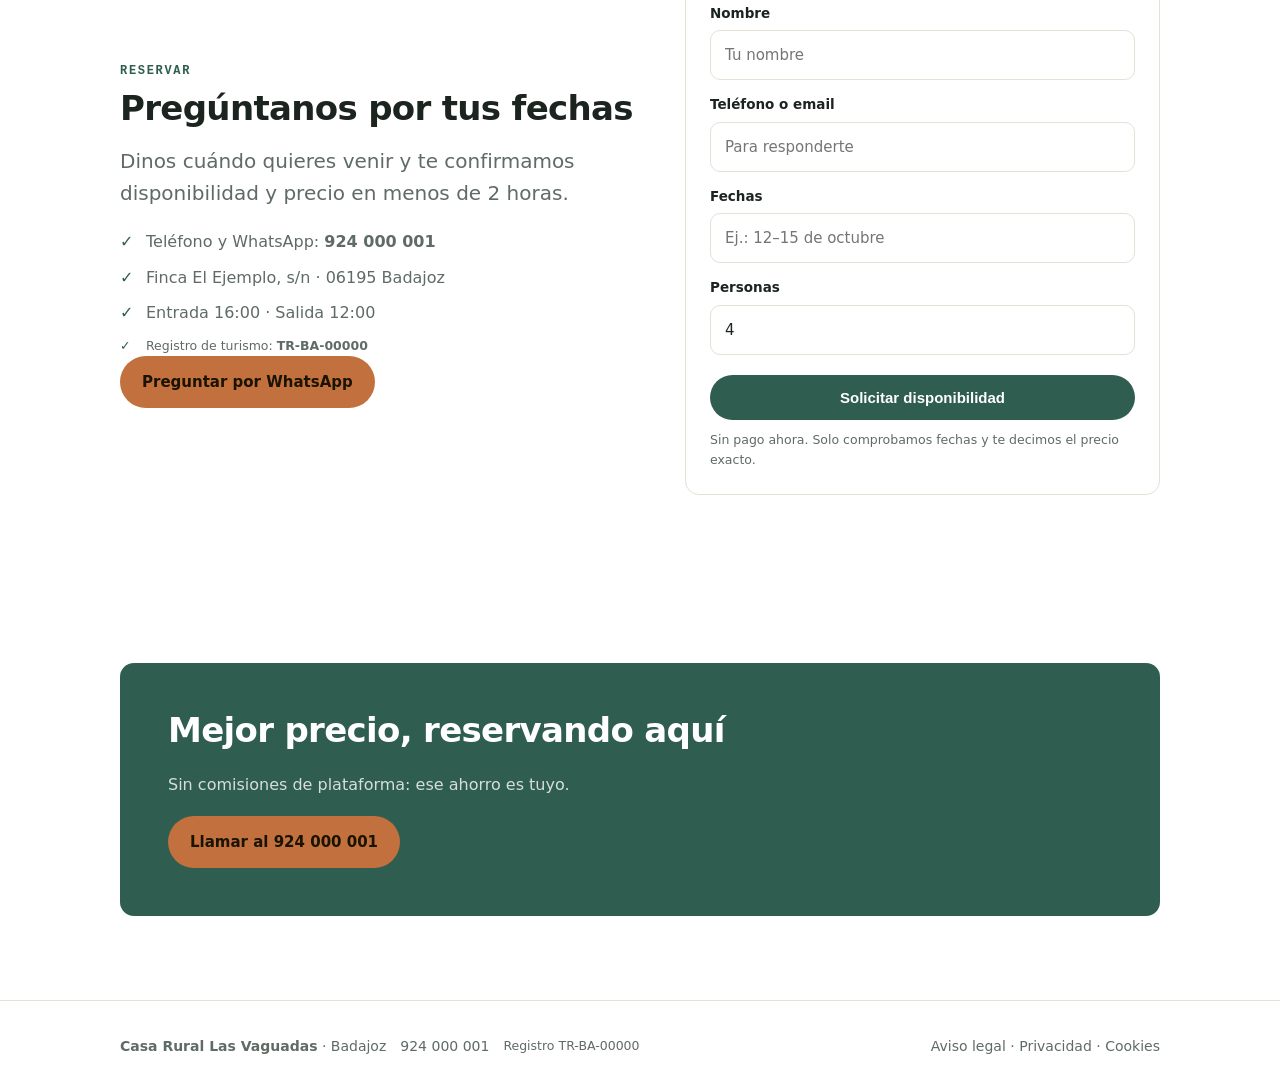
<file: webs/demos/alojamiento/index.html>
<!DOCTYPE html>
<html lang="es">
<head>
<meta name="robots" content="noindex">
<meta charset="utf-8">
<meta name="viewport" content="width=device-width, initial-scale=1">
<title>Casa Rural Las Vaguadas — Alojamiento cerca de Badajoz</title>
<meta name="description" content="Casa rural con piscina a 15 minutos de Badajoz. Desde 95 €/noche, reserva directa con mejor precio garantizado y sin comisiones.">
<link rel="canonical" href="https://raiatech.com/webs/demos/alojamiento/">
<link rel="stylesheet" href="../shared/demo.css">
<style>
  :root{
    --brand:#2f5d50; --brand-ink:#ffffff; --accent:#c2703d;
    --bg:#ffffff; --surface:#f7f4ef; --line:#e6e0d6; --text:#1c2420; --muted:#5f6b64;
  }
  .hero{background:linear-gradient(180deg,var(--surface),var(--bg));}
  .booker{
    margin-top:20px;background:var(--bg);border:1px solid var(--line);border-radius:var(--radius);
    padding:16px;display:grid;gap:12px;grid-template-columns:repeat(3,1fr) auto;align-items:end;
  }
  .booker .field{margin:0}
  .booker button{height:46px}
  @media (max-width:820px){ .booker{grid-template-columns:1fr 1fr;} .booker .btn{grid-column:1/-1;width:100%;justify-content:center} }
  /* Los campos de fecha traen ancho mínimo propio: hay que anularlo o rompen la rejilla en móvil */
  .booker .field{min-width:0}
  .booker input,.booker select{min-width:0}
  @media (max-width:420px){ .booker{grid-template-columns:1fr} }
  .price{width:100%;border-collapse:collapse;background:var(--bg);border:1px solid var(--line);border-radius:var(--radius);overflow:hidden}
  .price th,.price td{padding:13px 16px;text-align:left;border-bottom:1px solid var(--line);font-size:15px}
  .price th{background:var(--surface);font-size:12.5px;text-transform:uppercase;letter-spacing:.08em;color:var(--muted)}
  .price tr:last-child td{border-bottom:0}
  .price td b{color:var(--brand)}
  .badge{display:inline-block;background:color-mix(in srgb,var(--accent) 18%,transparent);color:var(--accent);font-weight:700;font-size:12.5px;padding:5px 11px;border-radius:999px;margin-bottom:10px}
  /* Estilos de precio, garantía, valoración y cookies: en shared/demo.css */
  @media (max-width:520px){ .price th,.price td{padding:10px 8px;font-size:13px} }
</style>

<!-- Datos estructurados: negocio + valoración + oferta + FAQ.
     Es lo que hace que Google pueda mostrar estrellas y precio en el resultado. -->
<script type="application/ld+json">
{
  "@context": "https://schema.org",
  "@graph": [
    {
      "@type": "LodgingBusiness",
      "@id": "https://raiatech.com/webs/demos/alojamiento/#business",
      "name": "Casa Rural Las Vaguadas",
      "description": "Casa rural con piscina a 15 minutos de Badajoz. Reserva directa sin comisiones.",
      "url": "https://raiatech.com/webs/demos/alojamiento/",
      "telephone": "+34924000001",
      "email": "reservas@lasvaguadas.ejemplo",
      "priceRange": "€€",
      "address": {
        "@type": "PostalAddress",
        "streetAddress": "Finca El Ejemplo, s/n",
        "postalCode": "06195",
        "addressLocality": "Badajoz",
        "addressRegion": "Extremadura",
        "addressCountry": "ES"
      },
      "geo": { "@type": "GeoCoordinates", "latitude": 38.8761, "longitude": -6.9690 },
      "amenityFeature": [
        { "@type": "LocationFeatureSpecification", "name": "Piscina privada", "value": true },
        { "@type": "LocationFeatureSpecification", "name": "Wifi", "value": true },
        { "@type": "LocationFeatureSpecification", "name": "Parking gratuito", "value": true },
        { "@type": "LocationFeatureSpecification", "name": "Admite mascotas", "value": true }
      ],
      "aggregateRating": {
        "@type": "AggregateRating",
        "ratingValue": "4.9",
        "reviewCount": "137",
        "bestRating": "5"
      },
      "review": [
        {
          "@type": "Review",
          "author": { "@type": "Person", "name": "Nuria y David" },
          "datePublished": "2026-08-14",
          "reviewBody": "Reservamos directo y nos ahorramos casi 40 € frente a la plataforma. La casa impecable.",
          "reviewRating": { "@type": "Rating", "ratingValue": "5", "bestRating": "5" }
        },
        {
          "@type": "Review",
          "author": { "@type": "Person", "name": "Familia Cordero" },
          "datePublished": "2026-07-02",
          "reviewBody": "Éramos 8 con niños. La piscina y el porche nos salvaron el fin de semana.",
          "reviewRating": { "@type": "Rating", "ratingValue": "5", "bestRating": "5" }
        }
      ],
      "makesOffer": [
        {
          "@type": "Offer",
          "name": "Casa completa (hasta 8 personas)",
          "priceCurrency": "EUR",
          "price": "180",
          "priceSpecification": {
            "@type": "UnitPriceSpecification",
            "price": "180",
            "priceCurrency": "EUR",
            "unitCode": "DAY",
            "unitText": "noche"
          },
          "availability": "https://schema.org/InStock"
        }
      ]
    },
    {
      "@type": "FAQPage",
      "mainEntity": [
        { "@type": "Question", "name": "¿Cuál es el precio mínimo por noche?",
          "acceptedAnswer": { "@type": "Answer", "text": "Desde 95 €/noche en el apartamento para 4 personas y desde 160 €/noche la casa completa. Mínimo dos noches." } },
        { "@type": "Question", "name": "¿Se admiten mascotas?",
          "acceptedAnswer": { "@type": "Answer", "text": "Sí, con un suplemento de 10 € por estancia." } },
        { "@type": "Question", "name": "¿Puedo cancelar sin coste?",
          "acceptedAnswer": { "@type": "Answer", "text": "Sí, cancelación gratuita hasta 7 días antes de la entrada." } }
      ]
    }
  ]
}
</script>
</head>
<body>

<div class="bar">Esto es un <b>ejemplo</b> de web para una casa rural · <a href="../../index.html">ver todos los ejemplos</a></div>

<header class="top">
  <div class="wrap">
    <div class="brand">Las <span>Vaguadas</span></div>
    <nav>
      <a href="#casa">La casa</a>
      <a href="#alojamientos">Alojamientos</a>
      <a href="#entorno">Entorno</a>
      <a href="#tarifas">Tarifas</a>
      <a href="#reservar">Reservar</a>
    </nav>
    <a class="btn btn--accent" href="#reservar">Reservar</a>
  </div>
</header>

<main>

  <section class="hero">
    <div class="wrap">
      <span class="badge">Reserva directa · sin comisiones</span>
      <div class="rating">★★★★★ <b>4,9</b> · 137 reseñas en Google</div>
      <h1>Tu escapada junto al Guadiana, sin intermediarios.</h1>
      <p class="lead">Casa rural con piscina, barbacoa y capacidad para 8 personas, a 15 minutos de Badajoz.</p>
      <p class="from">Desde <b>95 €</b>/noche</p>

      <form class="booker" onsubmit="return false">
        <div class="field"><label for="in">Entrada</label><input id="in" type="date"></div>
        <div class="field"><label for="out">Salida</label><input id="out" type="date"></div>
        <div class="field"><label for="gu">Huéspedes</label>
          <select id="gu"><option>1</option><option>2</option><option selected>4</option><option>6</option><option>8</option></select>
        </div>
        <button class="btn btn--accent" type="submit">Ver disponibilidad</button>
      </form>

      <!-- Arreglo 4: la mejor tarifa, justo al lado del botón de reserva -->
      <div class="guarantee">
        <span aria-hidden="true">✓</span>
        <span><b>Mejor precio garantizado.</b> Si lo encuentras más barato en otra web, te lo igualamos y te invitamos al desayuno.</span>
      </div>
      <small>Respuesta en menos de 2 horas, por WhatsApp o email.</small>
    </div>
  </section>

  <section class="section" style="padding-top:0">
    <div class="wrap">
      <!-- Arreglo 1: imágenes ligeras. El hero se carga en prioridad; el resto, en diferido.
           Con fotos reales sería:
           <img src="hero-900.webp" srcset="hero-600.webp 600w, hero-900.webp 900w, hero-1400.webp 1400w"
                sizes="(max-width: 820px) 100vw, 1080px" width="1080" height="470" alt="Piscina de la casa" fetchpriority="high"> -->
      <div class="shot" style="aspect-ratio:16/7" role="img" aria-label="Foto de la casa"><span>Foto de la casa</span></div>
    </div>
  </section>

  <section class="section section--alt" id="casa">
    <div class="wrap">
      <div class="section-head">
        <p class="label">La casa</p>
        <h2>Todo lo que necesitas para desconectar</h2>
        <p>Una casa de campo de 240 m² con parcela de 4.000 m², rodeada de encinas y a un paso de Badajoz.</p>
      </div>
      <div class="grid">
        <article class="card"><div class="ico">◆</div><h3>Piscina privada</h3><p>Con solárium y tumbonas. Abierta de mayo a septiembre.</p></article>
        <article class="card"><div class="ico">◆</div><h3>Barbacoa y porche</h3><p>Zona de comedor exterior cubierta y leña incluida.</p></article>
        <article class="card"><div class="ico">◆</div><h3>Cocina completa</h3><p>Lavavajillas, horno, microondas y menaje para 8.</p></article>
        <article class="card"><div class="ico">◆</div><h3>Chimenea</h3><p>Salón con chimenea de leña, ideal de octubre a marzo.</p></article>
        <article class="card"><div class="ico">◆</div><h3>WiFi y TV</h3><p>Fibra, Smart TV y altavoz. Teletrabajo sin problema.</p></article>
        <article class="card"><div class="ico">◆</div><h3>Parking privado</h3><p>Hasta 3 coches dentro de la finca, sin coste.</p></article>
      </div>
    </div>
  </section>

  <section class="section" id="alojamientos">
    <div class="wrap">
      <div class="section-head">
        <p class="label">Alojamientos</p>
        <h2>Elige cómo quieres alojarte</h2>
        <p>Precios orientativos por noche. El precio final depende de la temporada y aparece al consultar tus fechas.</p>
      </div>
      <div class="grid">
        <article class="card"><h3>Casa completa</h3><p>4 habitaciones · 2 baños · hasta 8 personas</p><span class="price-tag">Desde 180 €/noche</span></article>
        <article class="card"><h3>Apartamento</h3><p>2 habitaciones · baño y cocina propios · hasta 4 personas</p><span class="price-tag">Desde 95 €/noche</span></article>
        <article class="card"><h3>Habitación doble</h3><p>Con baño privado · acceso a zonas comunes · 2 personas</p><span class="price-tag">Desde 55 €/noche</span></article>
      </div>
    </div>
  </section>

  <section class="section section--alt" id="entorno">
    <div class="wrap">
      <div class="section-head">
        <p class="label">El entorno</p>
        <h2>Qué puedes hacer aquí</h2>
        <p>A 15 min de Badajoz, 40 min de Mérida y a 1 h de la frontera. Rutas de senderismo, embalse y dehesa.</p>
      </div>
      <div class="gallery">
        <div class="shot" role="img" aria-label="Piscina"><span>Piscina</span></div>
        <div class="shot" role="img" aria-label="Porche"><span>Porche</span></div>
        <div class="shot" role="img" aria-label="Dehesa"><span>Dehesa</span></div>
        <div class="shot" role="img" aria-label="Embalse"><span>Embalse</span></div>
        <div class="shot" role="img" aria-label="Salón"><span>Salón</span></div>
        <div class="shot" role="img" aria-label="Atardecer"><span>Atardecer</span></div>
      </div>
    </div>
  </section>

  <section class="section" id="tarifas">
    <div class="wrap">
      <div class="section-head">
        <p class="label">Tarifas</p>
        <h2>Precios claros, sin comisiones</h2>
      </div>
      <div style="overflow-x:auto">
      <table class="price">
        <thead><tr><th>Temporada</th><th>Noche entre semana</th><th>Noche fin de semana</th><th>Semana</th></tr></thead>
        <tbody>
          <tr><td>Baja (oct–mar)</td><td><b>160 €</b></td><td><b>190 €</b></td><td><b>950 €</b></td></tr>
          <tr><td>Media (abr–jun · sep)</td><td><b>180 €</b></td><td><b>210 €</b></td><td><b>1.100 €</b></td></tr>
          <tr><td>Alta (jul–ago)</td><td><b>210 €</b></td><td><b>240 €</b></td><td><b>1.350 €</b></td></tr>
        </tbody>
      </table>
      </div>
      <p style="margin-top:12px"><small>Mínimo 2 noches. Fianza de 100 € reembolsable. Mascotas admitidas (10 €/estancia). Cancelación gratuita hasta 7 días antes.</small></p>
    </div>
  </section>

  <section class="section section--alt">
    <div class="wrap">
      <div class="section-head">
        <p class="label">Opiniones</p>
        <h2>Huéspedes recientes</h2>
        <div class="rating">★★★★★ <b>4,9</b> · 137 reseñas · <a href="#reservar">ver todas</a></div>
      </div>
      <div class="grid">
        <blockquote class="quote"><div class="stars">★★★★★</div><p>“Reservamos directo y nos ahorramos casi 40 € frente a la plataforma. La casa impecable.”</p><footer>Nuria y David · Sevilla</footer></blockquote>
        <blockquote class="quote"><div class="stars">★★★★★</div><p>“Éramos 8 con niños. La piscina y el porche nos salvaron el fin de semana.”</p><footer>Familia Cordero · Cáceres</footer></blockquote>
        <blockquote class="quote"><div class="stars">★★★★★</div><p>“Respondieron en 20 minutos por WhatsApp y nos dejaron entrar antes.”</p><footer>Ignacio L. · Lisboa</footer></blockquote>
      </div>
    </div>
  </section>

  <section class="section" id="reservar">
    <div class="wrap hero-grid">
      <div>
        <p class="label">Reservar</p>
        <h2>Pregúntanos por tus fechas</h2>
        <p class="lead">Dinos cuándo quieres venir y te confirmamos disponibilidad y precio en menos de 2 horas.</p>
        <ul class="checks">
          <li>Teléfono y WhatsApp: <b>924 000 001</b></li>
          <li>Finca El Ejemplo, s/n · 06195 Badajoz</li>
          <li>Entrada 16:00 · Salida 12:00</li>
          <li class="reg">Registro de turismo: <b>TR-BA-00000</b></li>
        </ul>
        <div class="btn-row"><a class="btn btn--accent" href="https://wa.me/34924000001">Preguntar por WhatsApp</a></div>
      </div>
      <form class="form" onsubmit="return false">
        <div class="field"><label for="n">Nombre</label><input id="n" placeholder="Tu nombre" required></div>
        <div class="field"><label for="t">Teléfono o email</label><input id="t" placeholder="Para responderte" required></div>
        <div class="field"><label for="f">Fechas</label><input id="f" placeholder="Ej.: 12–15 de octubre"></div>
        <div class="field"><label for="p">Personas</label><input id="p" type="number" min="1" value="4"></div>
        <button class="btn" type="submit">Solicitar disponibilidad</button>
        <small>Sin pago ahora. Solo comprobamos fechas y te decimos el precio exacto.</small>
      </form>
    </div>
  </section>

  <section class="section">
    <div class="wrap">
      <div class="cta">
        <h2>Mejor precio, reservando aquí</h2>
        <p>Sin comisiones de plataforma: ese ahorro es tuyo.</p>
        <a class="btn btn--accent" href="tel:+34924000001">Llamar al 924 000 001</a>
      </div>
    </div>
  </section>

</main>

<footer class="foot">
  <div class="wrap">
    <span><b>Casa Rural Las Vaguadas</b> · Badajoz</span>
    <span>924 000 001</span>
    <span class="reg">Registro TR-BA-00000</span>
    <span style="margin-left:auto">Aviso legal · Privacidad · Cookies</span>
  </div>
</footer>

<a class="wa" href="https://wa.me/34924000001">WhatsApp</a>
<div class="ribbon">Ejemplo</div>

<!-- Arreglo 5: cookies discretas abajo, sin tapar el hero ni el mensaje principal -->
<div class="cookies" id="cookies">
  <p>Usamos cookies propias para recordar tus fechas. Nada de publicidad de terceros.</p>
  <button class="no" onclick="document.getElementById('cookies').remove()">Rechazar</button>
  <button class="ok" onclick="document.getElementById('cookies').remove()">Aceptar</button>
</div>

</body>
</html>
</file>
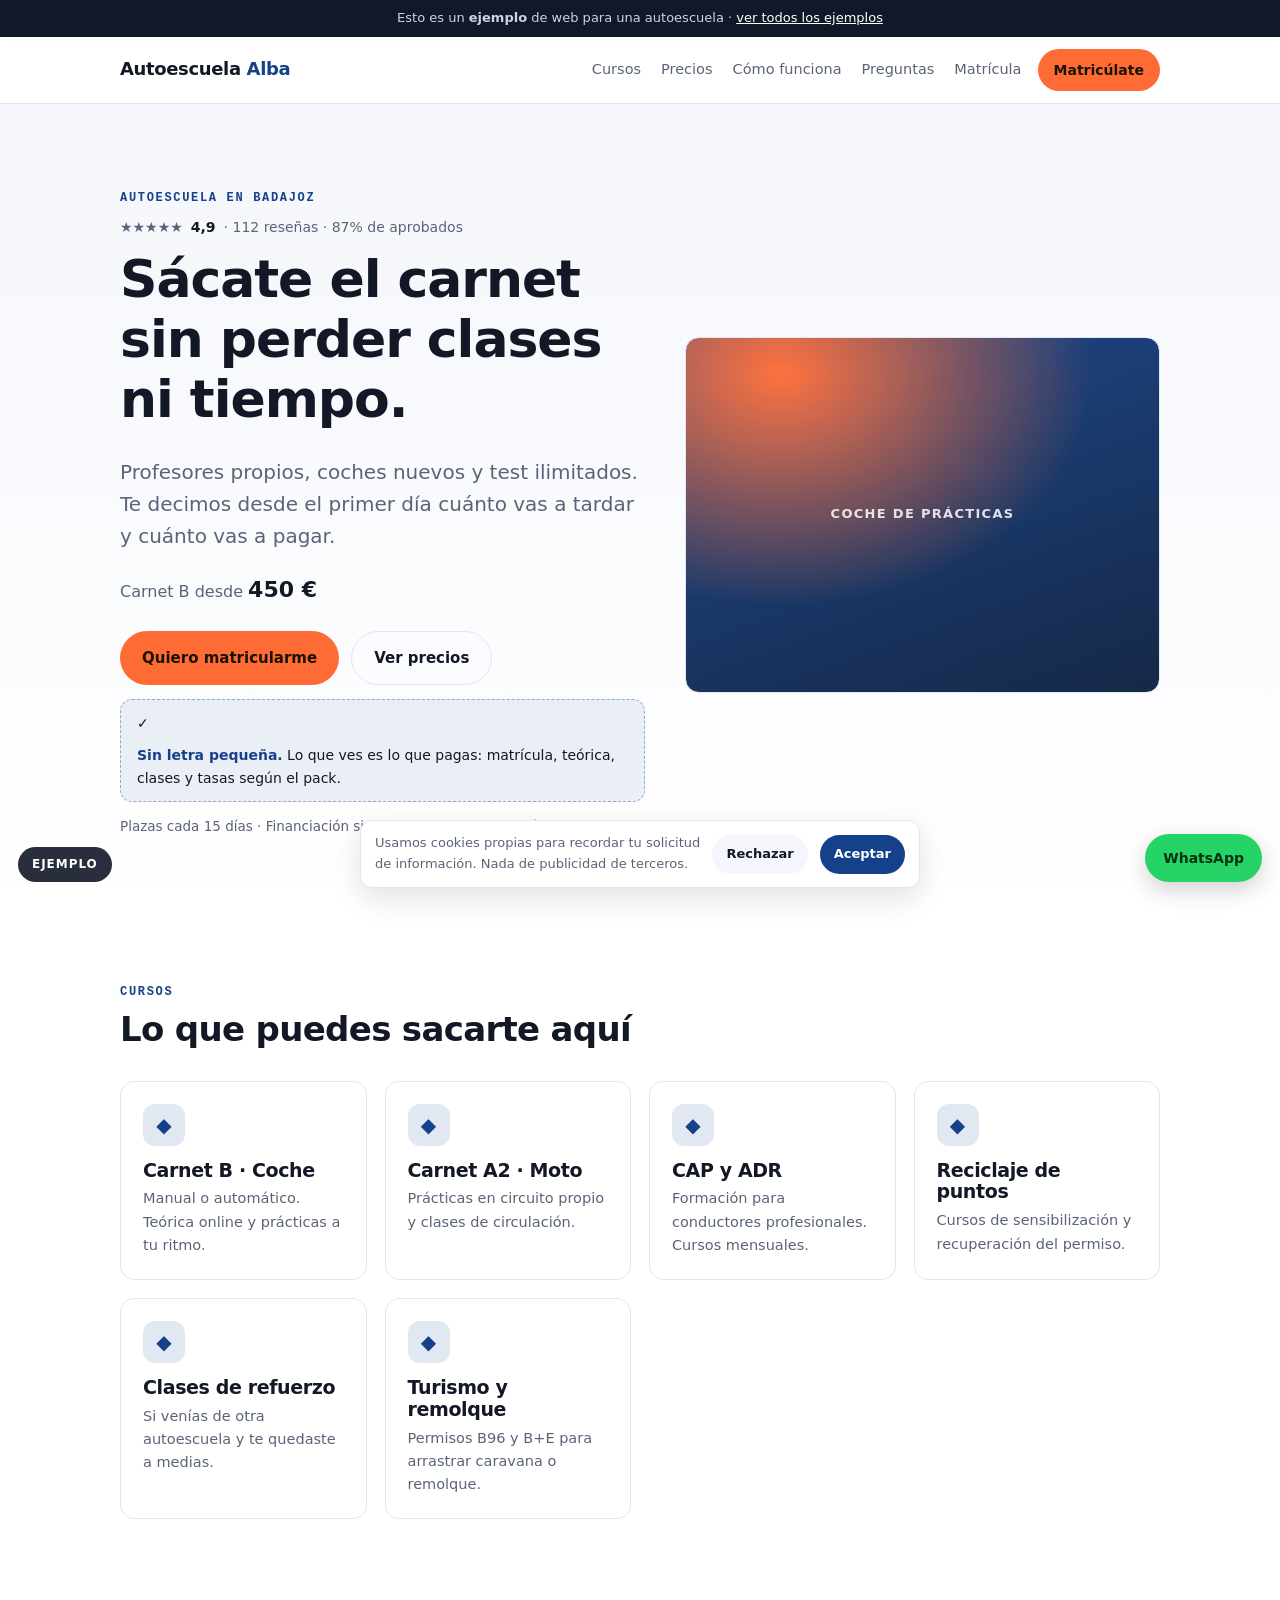
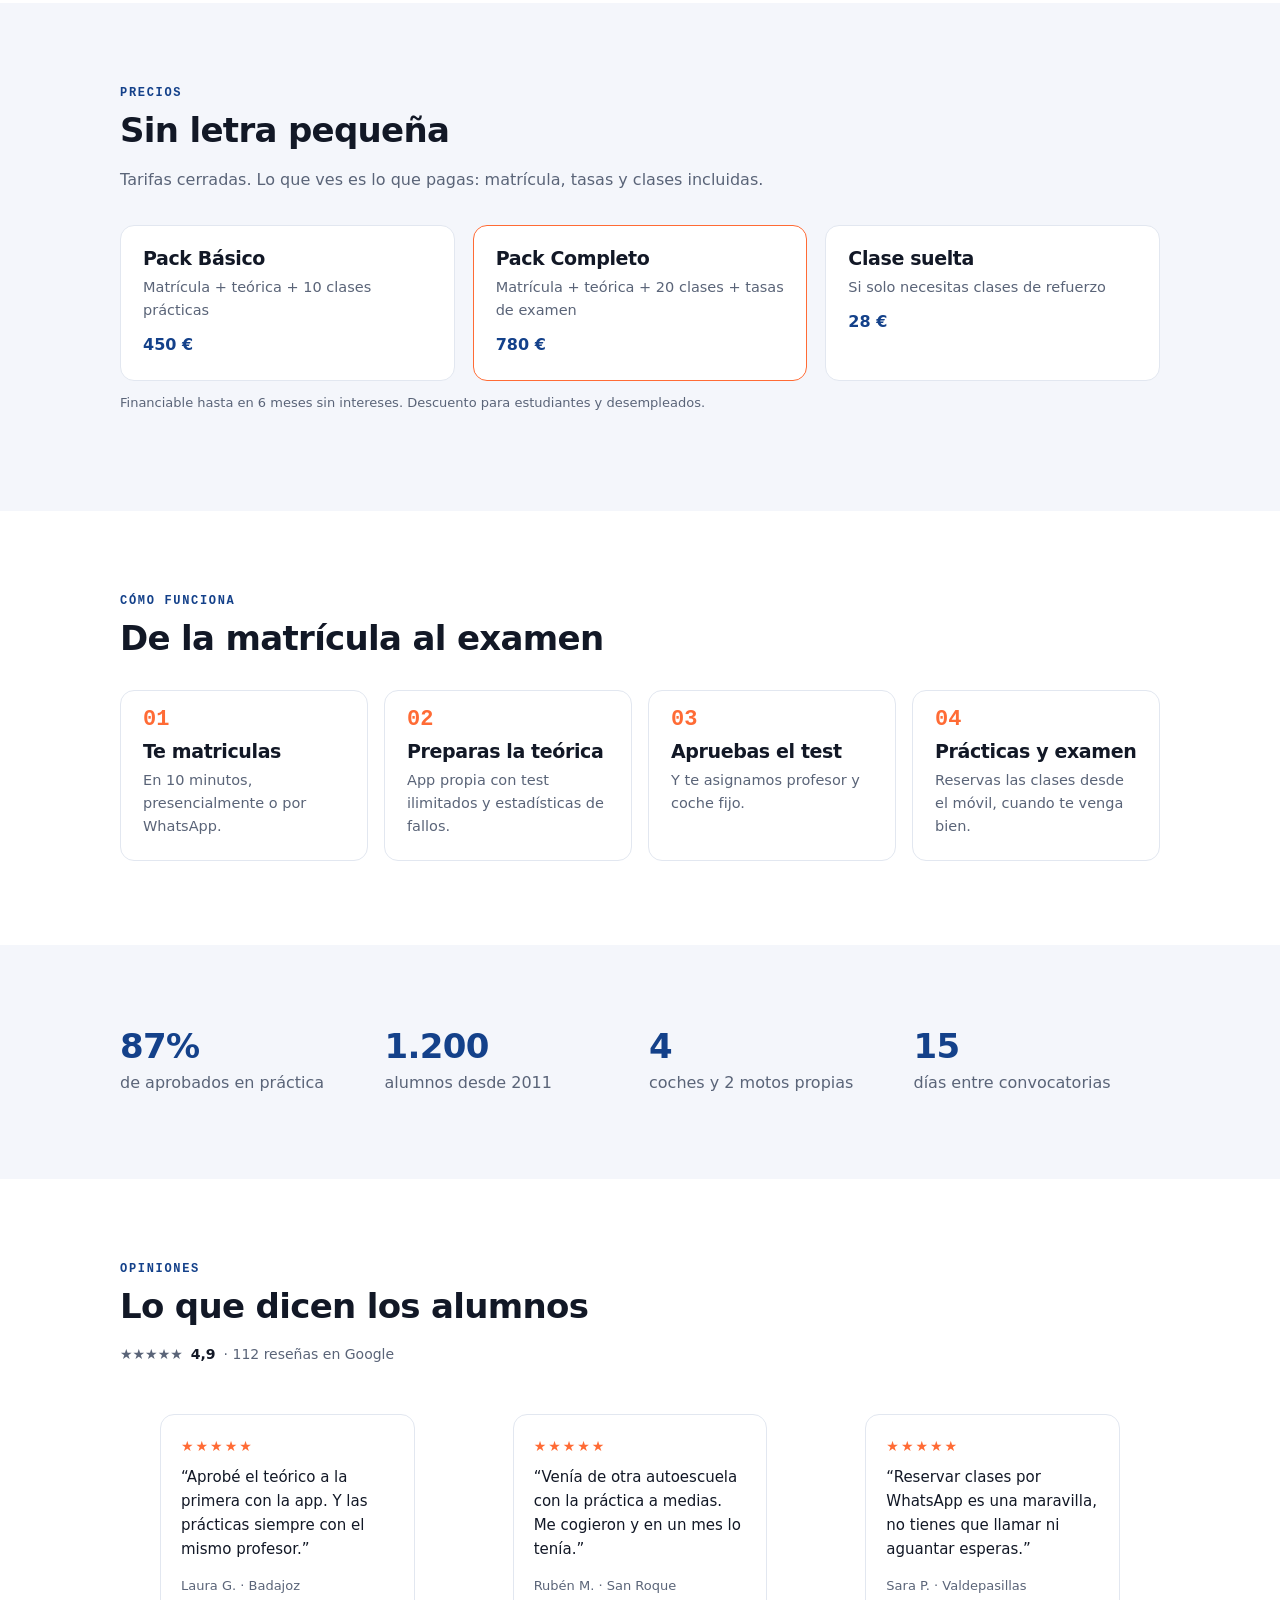
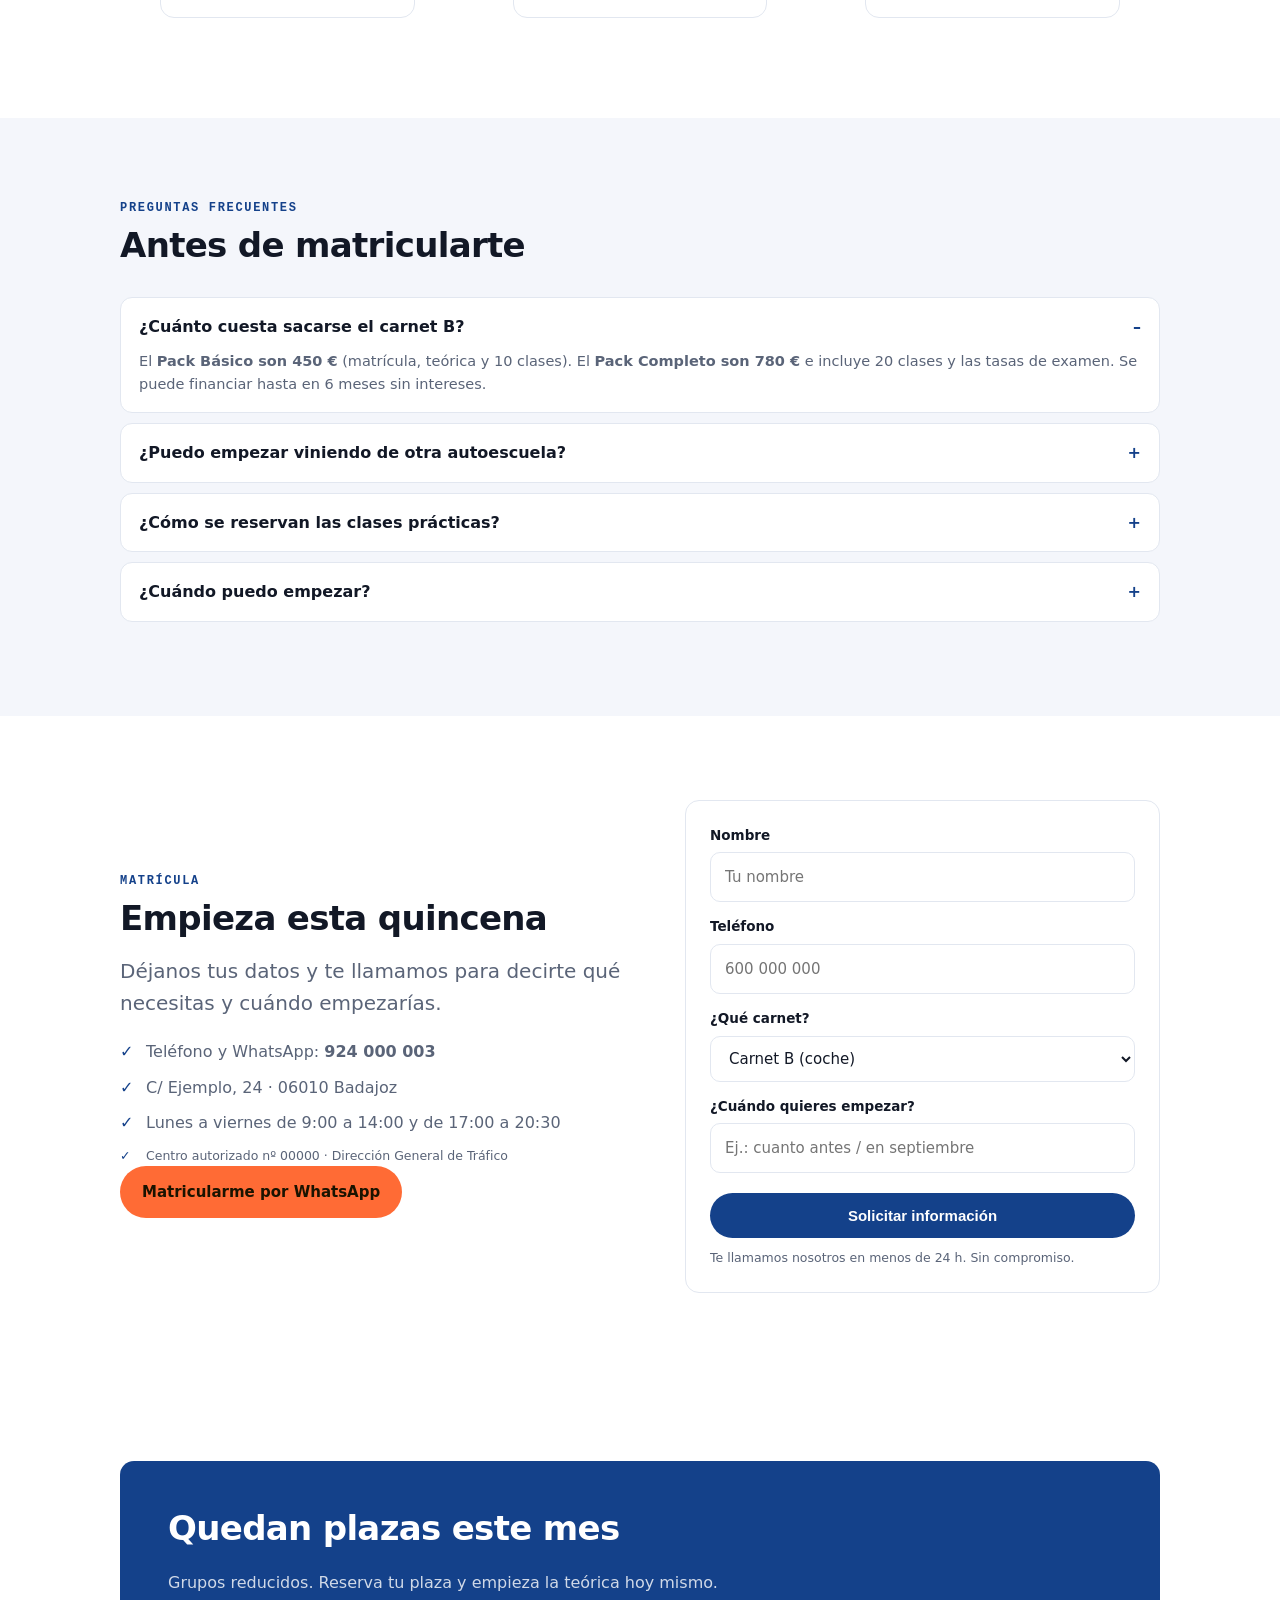
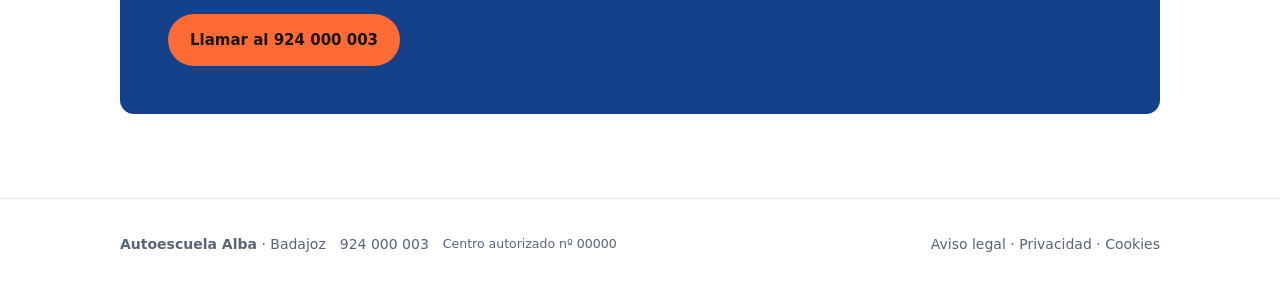
<file: webs/demos/formacion/index.html>
<!DOCTYPE html>
<html lang="es">
<head>
<meta name="robots" content="noindex">
<meta charset="utf-8">
<meta name="viewport" content="width=device-width, initial-scale=1">
<title>Autoescuela Alba — Sácate el carnet en Badajoz</title>
<meta name="description" content="Autoescuela en Badajoz. Carnet B desde 450 €, A2, CAP y reciclaje de puntos. Profesores propios, 87% de aprobados y matrícula en 10 minutos.">
<link rel="canonical" href="https://raiatech.com/webs/demos/formacion/">
<link rel="stylesheet" href="../shared/demo.css">
<style>
  :root{
    --brand:#14418a; --brand-ink:#ffffff; --accent:#ff6b35;
    --bg:#ffffff; --surface:#f4f6fb; --line:#e2e7f0; --text:#121826; --muted:#5a6478;
  }
  .hero{background:linear-gradient(180deg,var(--surface),var(--bg));}
  .steps{counter-reset:s;display:grid;gap:16px;grid-template-columns:repeat(auto-fit,minmax(220px,1fr))}
  .steps .card{padding-top:18px}
  .steps .card::before{
    counter-increment:s;content:"0" counter(s);
    display:block;font:800 22px/1 ui-monospace,monospace;color:var(--accent);margin-bottom:10px;
  }
  .stat{font:800 34px/1 var(--font);color:var(--brand);letter-spacing:-.02em}
</style>

<!-- Datos estructurados: centro + cursos con precio + valoración + reseñas + FAQ -->
<script type="application/ld+json">
{
  "@context": "https://schema.org",
  "@graph": [
    {
      "@type": "EducationalOrganization",
      "@id": "https://raiatech.com/webs/demos/formacion/#business",
      "name": "Autoescuela Alba",
      "description": "Autoescuela en Badajoz: carnet B, A2, CAP, ADR y reciclaje de puntos. Profesores propios y coches nuevos.",
      "url": "https://raiatech.com/webs/demos/formacion/",
      "telephone": "+34924000003",
      "priceRange": "€€",
      "address": {
        "@type": "PostalAddress",
        "streetAddress": "C/ Ejemplo, 24",
        "postalCode": "06010",
        "addressLocality": "Badajoz",
        "addressRegion": "Extremadura",
        "addressCountry": "ES"
      },
      "aggregateRating": {
        "@type": "AggregateRating", "ratingValue": "4.9", "reviewCount": "112", "bestRating": "5"
      },
      "review": [
        {
          "@type": "Review",
          "author": { "@type": "Person", "name": "Laura G." },
          "datePublished": "2026-04-11",
          "reviewBody": "Aprobé el teórico a la primera con la app. Y las prácticas siempre con el mismo profesor.",
          "reviewRating": { "@type": "Rating", "ratingValue": "5", "bestRating": "5" }
        }
      ],
      "makesOffer": [
        { "@type": "Offer", "name": "Pack Básico · carnet B (matrícula + teórica + 10 clases)", "priceCurrency": "EUR", "price": "450", "itemOffered": { "@type": "Service", "name": "Carnet B (coche)" } },
        { "@type": "Offer", "name": "Pack Completo · carnet B (matrícula + teórica + 20 clases + tasas)", "priceCurrency": "EUR", "price": "780", "itemOffered": { "@type": "Service", "name": "Carnet B (coche) completo" } },
        { "@type": "Offer", "name": "Clase suelta", "priceCurrency": "EUR", "price": "28", "itemOffered": { "@type": "Service", "name": "Clase práctica suelta" } }
      ]
    },
    {
      "@type": "FAQPage",
      "mainEntity": [
        { "@type": "Question", "name": "¿Cuánto cuesta sacarse el carnet B?",
          "acceptedAnswer": { "@type": "Answer", "text": "El Pack Básico son 450 € (matrícula, teórica y 10 clases). El Pack Completo son 780 € e incluye 20 clases y las tasas de examen. Se puede financiar hasta en 6 meses sin intereses." } },
        { "@type": "Question", "name": "¿Puedo empezar viniendo de otra autoescuela?",
          "acceptedAnswer": { "@type": "Answer", "text": "Sí. Si te quedaste a medias, te convalidamos lo que llevas hecho y empiezas con clases de refuerzo." } },
        { "@type": "Question", "name": "¿Cómo se reservan las clases prácticas?",
          "acceptedAnswer": { "@type": "Answer", "text": "Desde el móvil, por WhatsApp, eligiendo franja horaria. También abrimos los sábados por la mañana." } },
        { "@type": "Question", "name": "¿Cuándo puedo empezar?",
          "acceptedAnswer": { "@type": "Answer", "text": "Abrimos grupo cada 15 días. La matrícula se hace en 10 minutos, presencialmente o por WhatsApp." } }
      ]
    }
  ]
}
</script>
</head>
<body>

<div class="bar">Esto es un <b>ejemplo</b> de web para una autoescuela · <a href="../../index.html">ver todos los ejemplos</a></div>

<header class="top">
  <div class="wrap">
    <div class="brand">Autoescuela <span>Alba</span></div>
    <nav>
      <a href="#cursos">Cursos</a>
      <a href="#precios">Precios</a>
      <a href="#como">Cómo funciona</a>
      <a href="#faq">Preguntas</a>
      <a href="#matricula">Matrícula</a>
    </nav>
    <a class="btn btn--accent" href="#matricula">Matricúlate</a>
  </div>
</header>

<main>

  <section class="hero">
    <div class="wrap hero-grid">
      <div>
        <p class="label">Autoescuela en Badajoz</p>
        <div class="rating">★★★★★ <b>4,9</b> · 112 reseñas · 87% de aprobados</div>
        <h1>Sácate el carnet sin perder clases ni tiempo.</h1>
        <p class="lead">Profesores propios, coches nuevos y test ilimitados. Te decimos desde el primer día cuánto vas a tardar y cuánto vas a pagar.</p>
        <p class="from">Carnet B desde <b>450 €</b></p>
        <div class="btn-row">
          <a class="btn btn--accent" href="#matricula">Quiero matricularme</a>
          <a class="btn btn--ghost" href="#precios">Ver precios</a>
        </div>
        <div class="guarantee"><span aria-hidden="true">✓</span><span><b>Sin letra pequeña.</b> Lo que ves es lo que pagas: matrícula, teórica, clases y tasas según el pack.</span></div>
        <small>Plazas cada 15 días · Financiación sin intereses · Clases los sábados</small>
      </div>
      <div class="shot" role="img" aria-label="Coche de prácticas de la autoescuela"><span>Coche de prácticas</span></div>
    </div>
  </section>

  <section class="section" id="cursos">
    <div class="wrap">
      <div class="section-head">
        <p class="label">Cursos</p>
        <h2>Lo que puedes sacarte aquí</h2>
      </div>
      <div class="grid">
        <article class="card"><div class="ico">◆</div><h3>Carnet B · Coche</h3><p>Manual o automático. Teórica online y prácticas a tu ritmo.</p></article>
        <article class="card"><div class="ico">◆</div><h3>Carnet A2 · Moto</h3><p>Prácticas en circuito propio y clases de circulación.</p></article>
        <article class="card"><div class="ico">◆</div><h3>CAP y ADR</h3><p>Formación para conductores profesionales. Cursos mensuales.</p></article>
        <article class="card"><div class="ico">◆</div><h3>Reciclaje de puntos</h3><p>Cursos de sensibilización y recuperación del permiso.</p></article>
        <article class="card"><div class="ico">◆</div><h3>Clases de refuerzo</h3><p>Si venías de otra autoescuela y te quedaste a medias.</p></article>
        <article class="card"><div class="ico">◆</div><h3>Turismo y remolque</h3><p>Permisos B96 y B+E para arrastrar caravana o remolque.</p></article>
      </div>
    </div>
  </section>

  <section class="section section--alt" id="precios">
    <div class="wrap">
      <div class="section-head">
        <p class="label">Precios</p>
        <h2>Sin letra pequeña</h2>
        <p>Tarifas cerradas. Lo que ves es lo que pagas: matrícula, tasas y clases incluidas.</p>
      </div>
      <div class="grid">
        <article class="card"><h3>Pack Básico</h3><p>Matrícula + teórica + 10 clases prácticas</p><span class="price-tag">450 €</span></article>
        <article class="card" style="border-color:var(--accent)"><h3>Pack Completo</h3><p>Matrícula + teórica + 20 clases + tasas de examen</p><span class="price-tag">780 €</span></article>
        <article class="card"><h3>Clase suelta</h3><p>Si solo necesitas clases de refuerzo</p><span class="price-tag">28 €</span></article>
      </div>
      <p class="price-note">Financiable hasta en 6 meses sin intereses. Descuento para estudiantes y desempleados.</p>
    </div>
  </section>

  <section class="section" id="como">
    <div class="wrap">
      <div class="section-head"><p class="label">Cómo funciona</p><h2>De la matrícula al examen</h2></div>
      <div class="steps">
        <article class="card"><h3>Te matriculas</h3><p>En 10 minutos, presencialmente o por WhatsApp.</p></article>
        <article class="card"><h3>Preparas la teórica</h3><p>App propia con test ilimitados y estadísticas de fallos.</p></article>
        <article class="card"><h3>Apruebas el test</h3><p>Y te asignamos profesor y coche fijo.</p></article>
        <article class="card"><h3>Prácticas y examen</h3><p>Reservas las clases desde el móvil, cuando te venga bien.</p></article>
      </div>
    </div>
  </section>

  <section class="section section--alt">
    <div class="wrap">
      <div class="grid">
        <div><span class="stat">87%</span><p style="margin:4px 0 0">de aprobados en práctica</p></div>
        <div><span class="stat">1.200</span><p style="margin:4px 0 0">alumnos desde 2011</p></div>
        <div><span class="stat">4</span><p style="margin:4px 0 0">coches y 2 motos propias</p></div>
        <div><span class="stat">15</span><p style="margin:4px 0 0">días entre convocatorias</p></div>
      </div>
    </div>
  </section>

  <section class="section" id="opiniones">
    <div class="wrap">
      <div class="section-head">
        <p class="label">Opiniones</p>
        <h2>Lo que dicen los alumnos</h2>
        <div class="rating">★★★★★ <b>4,9</b> · 112 reseñas en Google</div>
      </div>
      <div class="grid">
        <blockquote class="quote"><div class="stars">★★★★★</div><p>“Aprobé el teórico a la primera con la app. Y las prácticas siempre con el mismo profesor.”</p><footer>Laura G. · Badajoz</footer></blockquote>
        <blockquote class="quote"><div class="stars">★★★★★</div><p>“Venía de otra autoescuela con la práctica a medias. Me cogieron y en un mes lo tenía.”</p><footer>Rubén M. · San Roque</footer></blockquote>
        <blockquote class="quote"><div class="stars">★★★★★</div><p>“Reservar clases por WhatsApp es una maravilla, no tienes que llamar ni aguantar esperas.”</p><footer>Sara P. · Valdepasillas</footer></blockquote>
      </div>
    </div>
  </section>

  <section class="section section--alt" id="faq">
    <div class="wrap">
      <div class="section-head"><p class="label">Preguntas frecuentes</p><h2>Antes de matricularte</h2></div>
      <details class="faq" open><summary>¿Cuánto cuesta sacarse el carnet B?</summary><p>El <b>Pack Básico son 450 €</b> (matrícula, teórica y 10 clases). El <b>Pack Completo son 780 €</b> e incluye 20 clases y las tasas de examen. Se puede financiar hasta en 6 meses sin intereses.</p></details>
      <details class="faq"><summary>¿Puedo empezar viniendo de otra autoescuela?</summary><p>Sí. Si te quedaste a medias, te convalidamos lo que llevas hecho y empiezas con clases de refuerzo.</p></details>
      <details class="faq"><summary>¿Cómo se reservan las clases prácticas?</summary><p>Desde el móvil, por WhatsApp, eligiendo franja horaria. También abrimos los sábados por la mañana.</p></details>
      <details class="faq"><summary>¿Cuándo puedo empezar?</summary><p>Abrimos grupo cada 15 días. La matrícula se hace en 10 minutos, presencialmente o por WhatsApp.</p></details>
    </div>
  </section>

  <section class="section" id="matricula">
    <div class="wrap hero-grid">
      <div>
        <p class="label">Matrícula</p>
        <h2>Empieza esta quincena</h2>
        <p class="lead">Déjanos tus datos y te llamamos para decirte qué necesitas y cuándo empezarías.</p>
        <ul class="checks">
          <li>Teléfono y WhatsApp: <b>924 000 003</b></li>
          <li>C/ Ejemplo, 24 · 06010 Badajoz</li>
          <li>Lunes a viernes de 9:00 a 14:00 y de 17:00 a 20:30</li>
          <li class="reg">Centro autorizado nº 00000 · Dirección General de Tráfico</li>
        </ul>
        <div class="btn-row"><a class="btn btn--accent" href="https://wa.me/34924000003">Matricularme por WhatsApp</a></div>
      </div>
      <form class="form" onsubmit="return false">
        <div class="field"><label for="n">Nombre</label><input id="n" placeholder="Tu nombre" required></div>
        <div class="field"><label for="t">Teléfono</label><input id="t" type="tel" placeholder="600 000 000" required></div>
        <div class="field"><label for="c">¿Qué carnet?</label>
          <select id="c"><option>Carnet B (coche)</option><option>Carnet A2 (moto)</option><option>CAP / ADR</option><option>Reciclaje de puntos</option><option>Clases de refuerzo</option></select>
        </div>
        <div class="field"><label for="h">¿Cuándo quieres empezar?</label><input id="h" placeholder="Ej.: cuanto antes / en septiembre"></div>
        <button class="btn" type="submit">Solicitar información</button>
        <small>Te llamamos nosotros en menos de 24 h. Sin compromiso.</small>
      </form>
    </div>
  </section>

  <section class="section">
    <div class="wrap">
      <div class="cta">
        <h2>Quedan plazas este mes</h2>
        <p>Grupos reducidos. Reserva tu plaza y empieza la teórica hoy mismo.</p>
        <a class="btn btn--accent" href="tel:+34924000003">Llamar al 924 000 003</a>
      </div>
    </div>
  </section>

</main>

<footer class="foot">
  <div class="wrap">
    <span><b>Autoescuela Alba</b> · Badajoz</span>
    <span>924 000 003</span>
    <span class="reg">Centro autorizado nº 00000</span>
    <span style="margin-left:auto">Aviso legal · Privacidad · Cookies</span>
  </div>
</footer>

<a class="wa" href="https://wa.me/34924000003">WhatsApp</a>
<div class="ribbon">Ejemplo</div>

<div class="cookies" id="cookies">
  <p>Usamos cookies propias para recordar tu solicitud de información. Nada de publicidad de terceros.</p>
  <button class="no" onclick="document.getElementById('cookies').remove()">Rechazar</button>
  <button class="ok" onclick="document.getElementById('cookies').remove()">Aceptar</button>
</div>

</body>
</html>
</file>
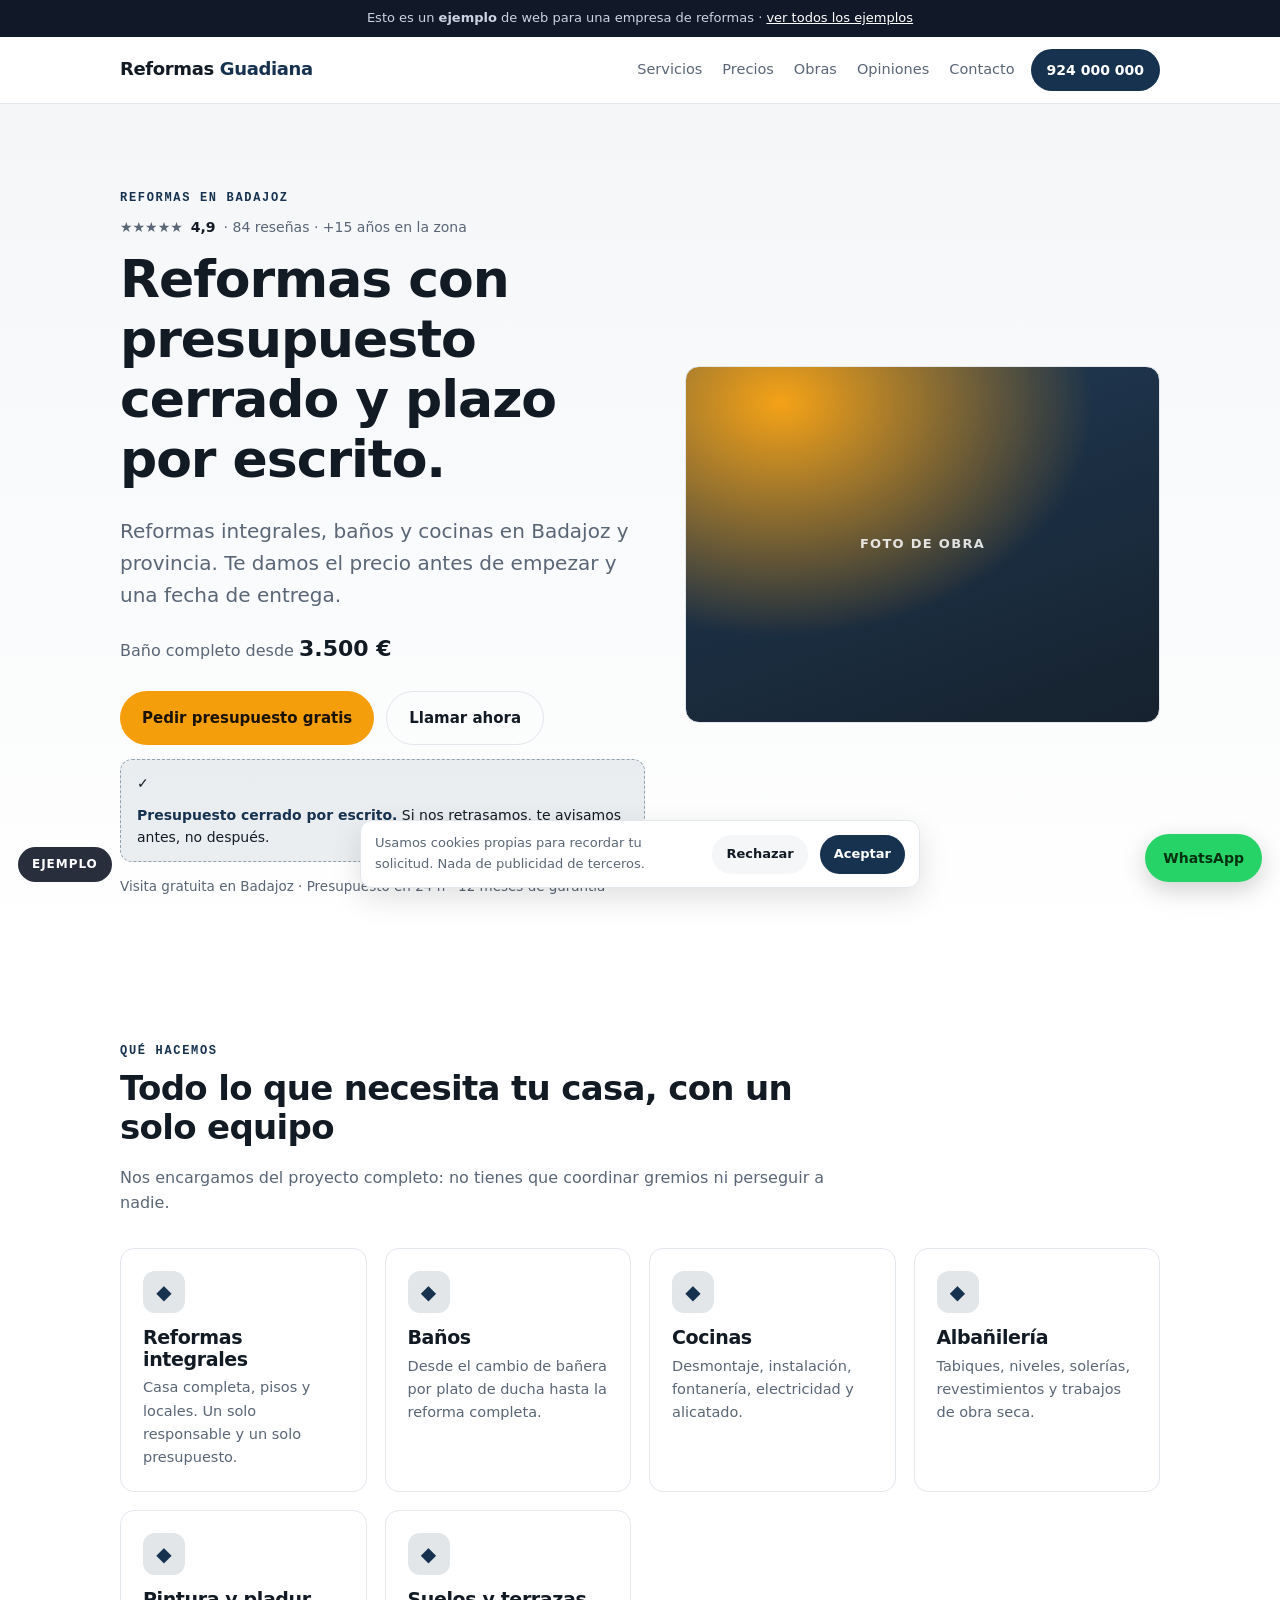
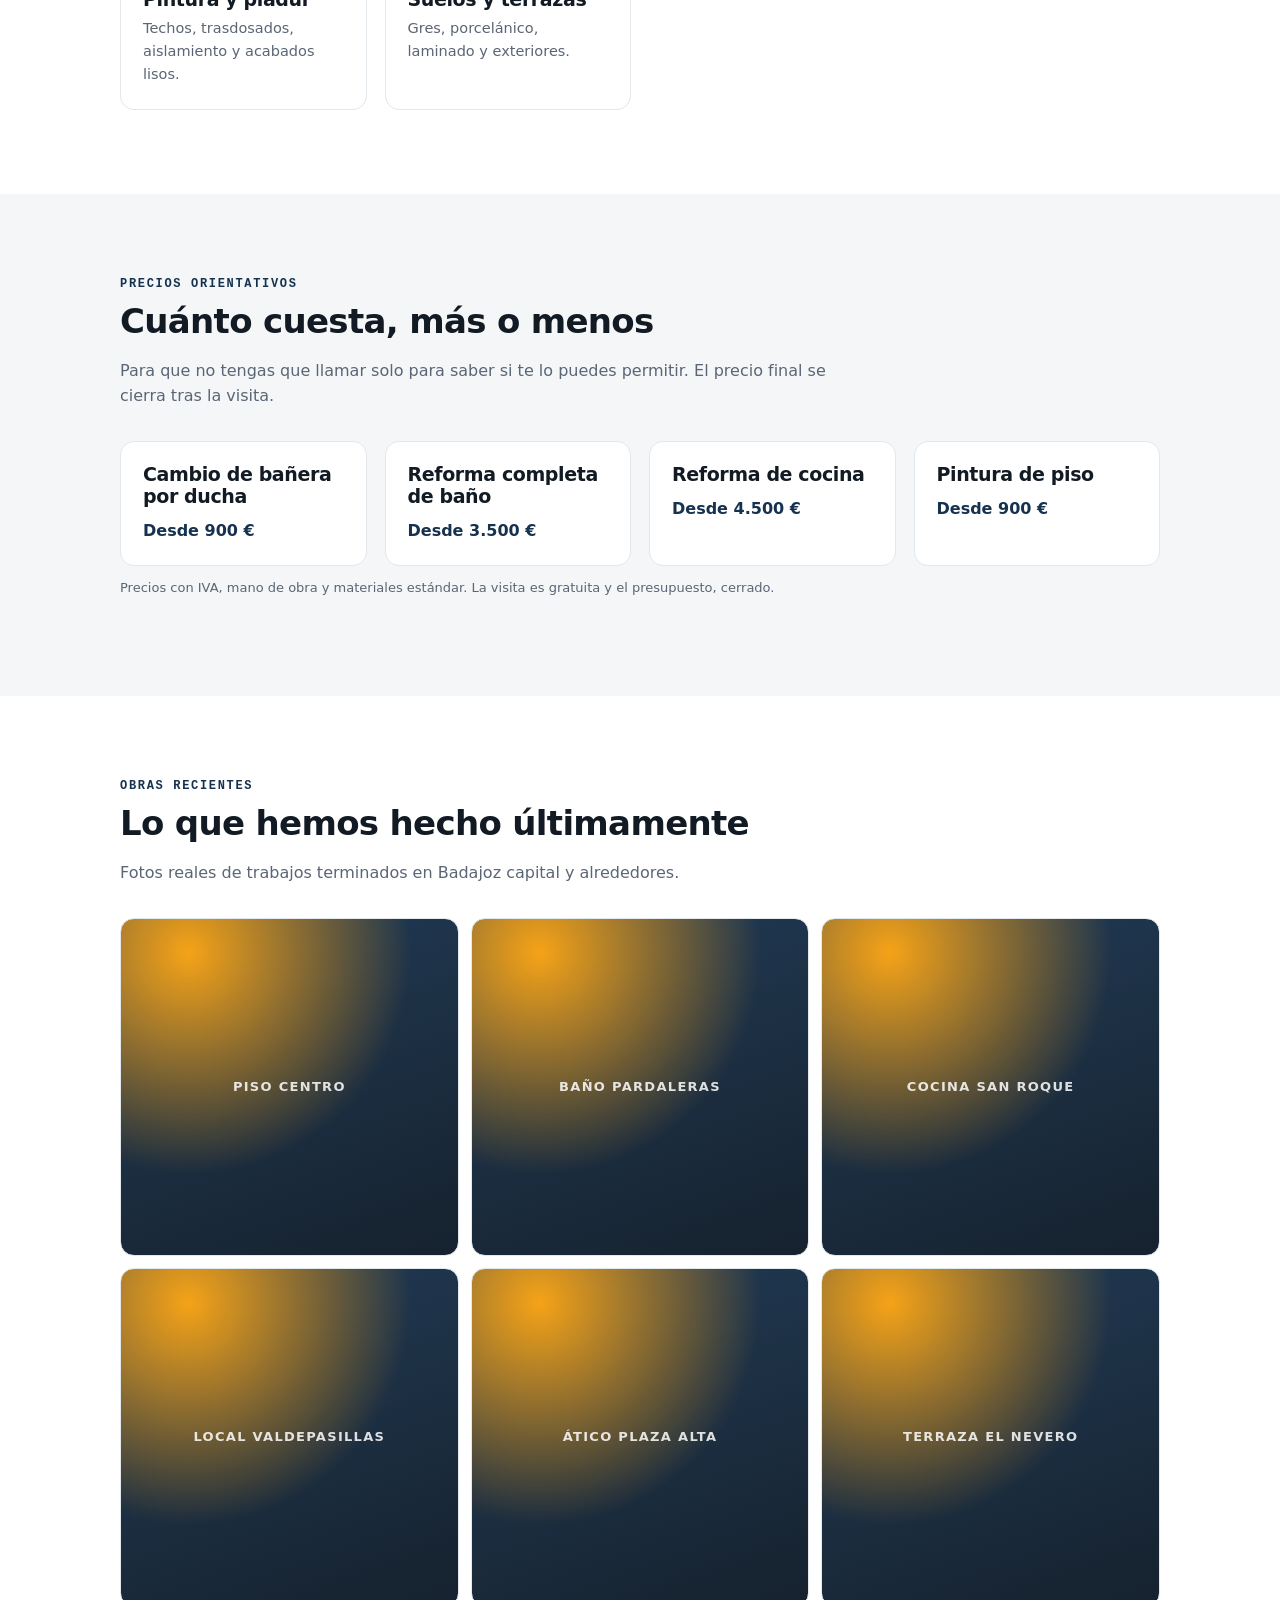
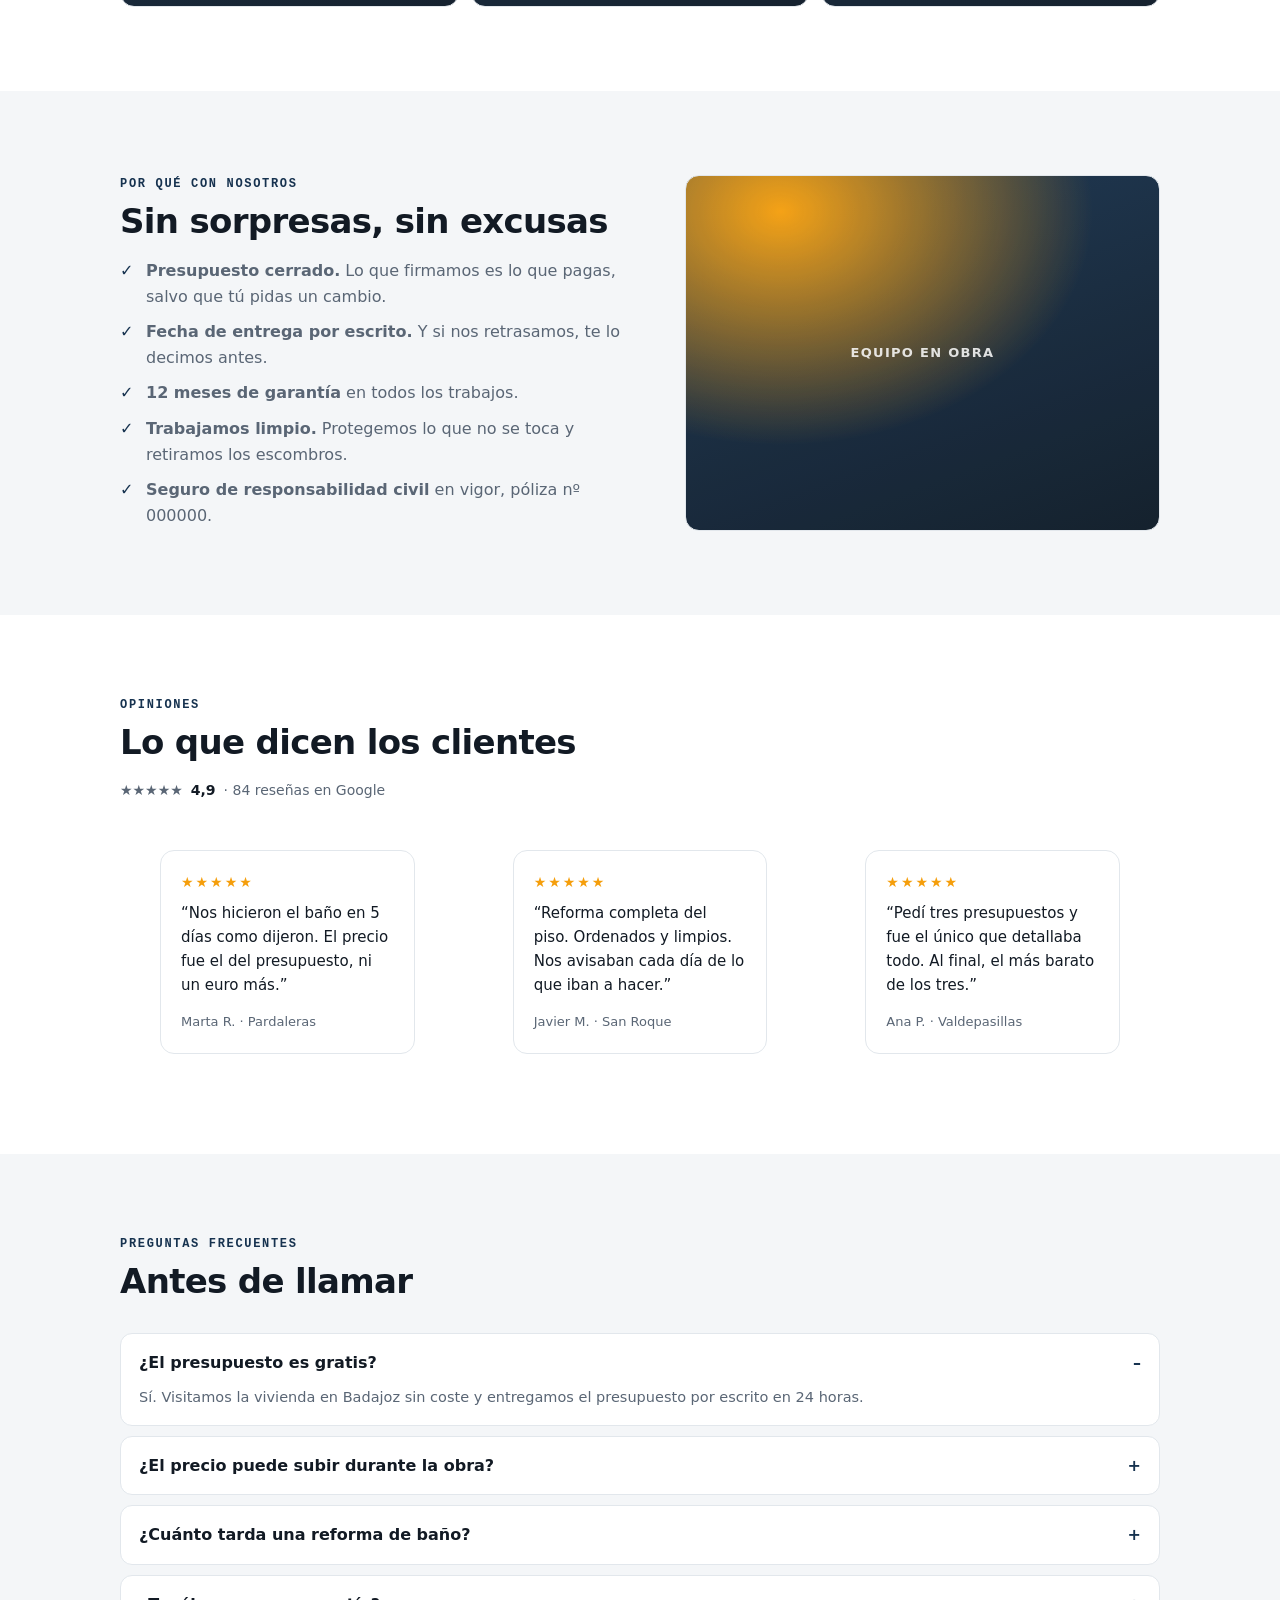
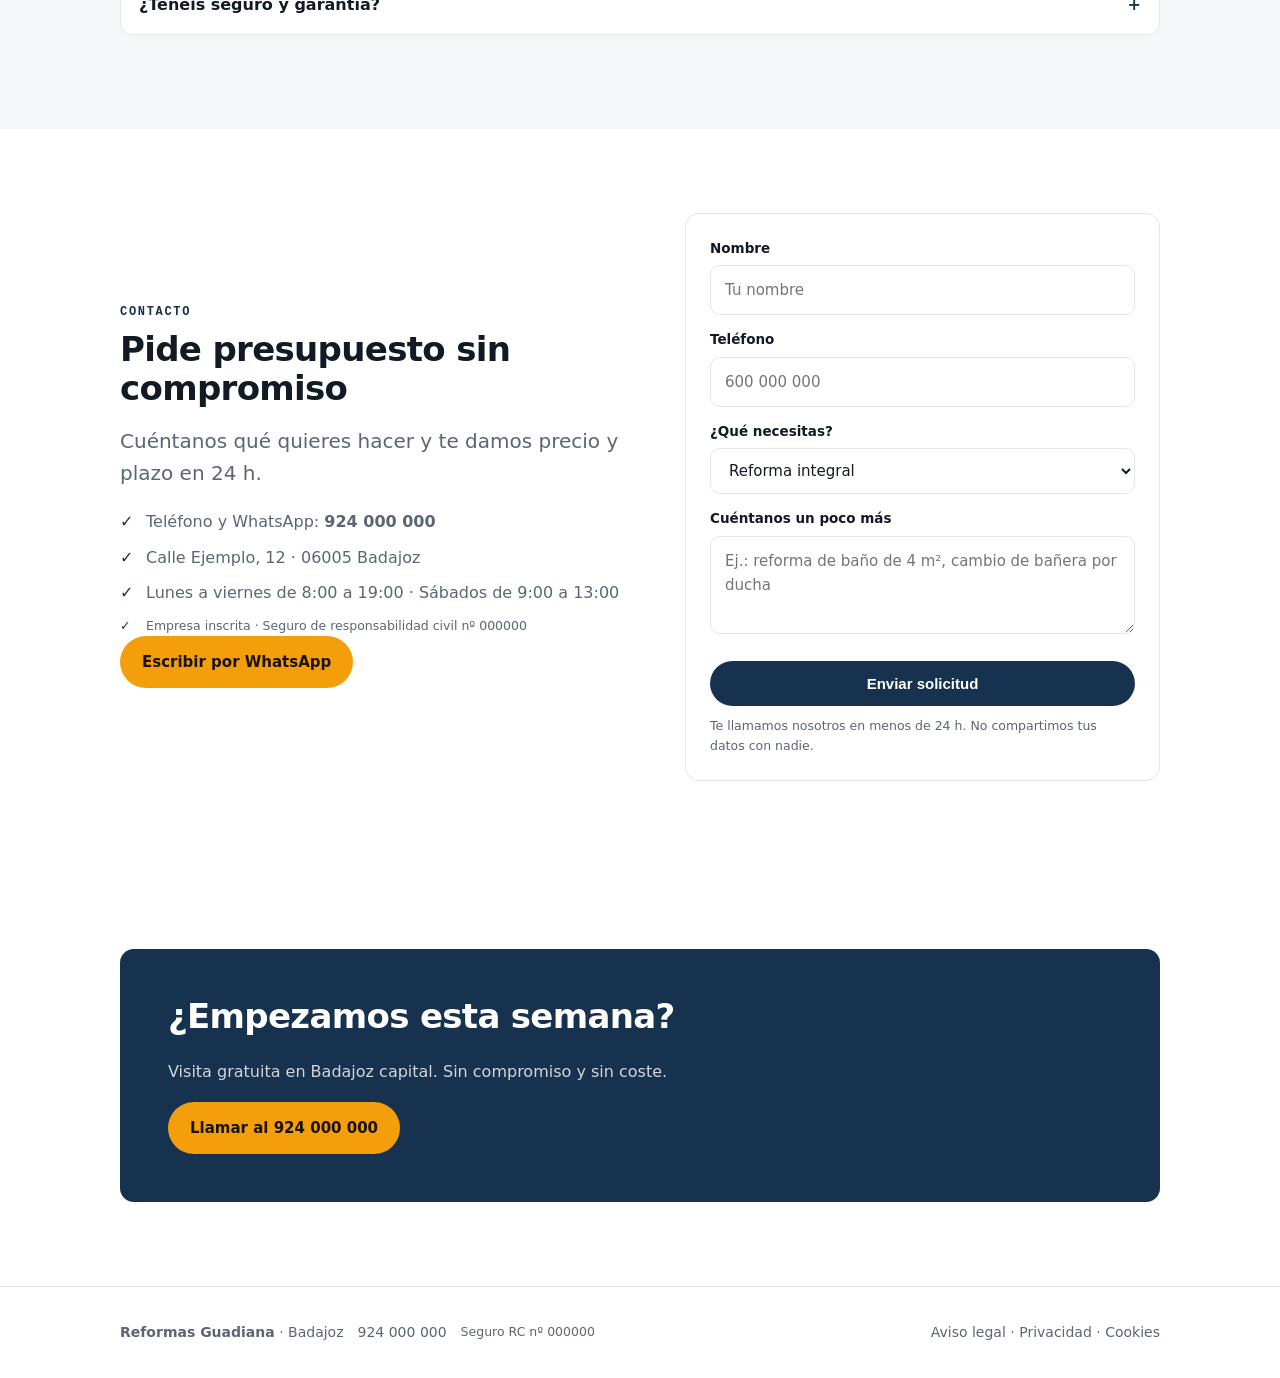
<file: webs/demos/oficios/index.html>
<!DOCTYPE html>
<html lang="es">
<head>
<meta name="robots" content="noindex">
<meta charset="utf-8">
<meta name="viewport" content="width=device-width, initial-scale=1">
<title>Reformas Guadiana — Reformas en Badajoz con presupuesto cerrado</title>
<meta name="description" content="Empresa de reformas en Badajoz. Baños, cocinas y reformas integrales con presupuesto cerrado y plazo por escrito. Precios orientativos y visita gratis.">
<link rel="canonical" href="https://raiatech.com/webs/demos/oficios/">
<link rel="stylesheet" href="../shared/demo.css">
<style>
  :root{
    --brand:#16324f; --brand-ink:#ffffff; --accent:#f59e0b;
    --bg:#ffffff; --surface:#f4f6f8; --line:#e2e7ec; --text:#121a24; --muted:#5a6675;
  }
  .hero{background:linear-gradient(180deg,var(--surface),var(--bg));}
</style>

<!-- Datos estructurados: negocio + servicios con precio + valoración + reseñas + FAQ -->
<script type="application/ld+json">
{
  "@context": "https://schema.org",
  "@graph": [
    {
      "@type": "HomeAndConstructionBusiness",
      "@id": "https://raiatech.com/webs/demos/oficios/#business",
      "name": "Reformas Guadiana",
      "description": "Empresa de reformas en Badajoz: reformas integrales, baños, cocinas y albañilería con presupuesto cerrado y plazo por escrito.",
      "url": "https://raiatech.com/webs/demos/oficios/",
      "telephone": "+34924000000",
      "priceRange": "€€",
      "address": {
        "@type": "PostalAddress",
        "streetAddress": "Calle Ejemplo, 12",
        "postalCode": "06005",
        "addressLocality": "Badajoz",
        "addressRegion": "Extremadura",
        "addressCountry": "ES"
      },
      "areaServed": [
        { "@type": "City", "name": "Badajoz" },
        { "@type": "AdministrativeArea", "name": "Provincia de Badajoz" }
      ],
      "aggregateRating": {
        "@type": "AggregateRating", "ratingValue": "4.9", "reviewCount": "84", "bestRating": "5"
      },
      "review": [
        {
          "@type": "Review",
          "author": { "@type": "Person", "name": "Marta R." },
          "datePublished": "2026-06-18",
          "reviewBody": "Nos hicieron el baño en 5 días como dijeron. El precio fue el del presupuesto, ni un euro más.",
          "reviewRating": { "@type": "Rating", "ratingValue": "5", "bestRating": "5" }
        }
      ],
      "hasOfferCatalog": {
        "@type": "OfferCatalog",
        "name": "Servicios de reforma",
        "itemListElement": [
          { "@type": "Offer", "priceCurrency": "EUR", "price": "900", "itemOffered": { "@type": "Service", "name": "Cambio de bañera por plato de ducha" } },
          { "@type": "Offer", "priceCurrency": "EUR", "price": "3500", "itemOffered": { "@type": "Service", "name": "Reforma completa de baño" } },
          { "@type": "Offer", "priceCurrency": "EUR", "price": "4500", "itemOffered": { "@type": "Service", "name": "Reforma de cocina" } },
          { "@type": "Offer", "priceCurrency": "EUR", "price": "900", "itemOffered": { "@type": "Service", "name": "Pintura de piso" } }
        ]
      }
    },
    {
      "@type": "FAQPage",
      "mainEntity": [
        { "@type": "Question", "name": "¿El presupuesto es gratis?",
          "acceptedAnswer": { "@type": "Answer", "text": "Sí. Visitamos la vivienda en Badajoz sin coste y entregamos el presupuesto por escrito en 24 horas." } },
        { "@type": "Question", "name": "¿El precio puede subir durante la obra?",
          "acceptedAnswer": { "@type": "Answer", "text": "No, salvo que tú pidas un cambio. El presupuesto es cerrado y va con la fecha de entrega por escrito." } },
        { "@type": "Question", "name": "¿Cuánto tarda una reforma de baño?",
          "acceptedAnswer": { "@type": "Answer", "text": "Entre 5 y 10 días laborables según el alcance, con los materiales ya elegidos." } },
        { "@type": "Question", "name": "¿Tenéis seguro y garantía?",
          "acceptedAnswer": { "@type": "Answer", "text": "Sí: seguro de responsabilidad civil en vigor y 12 meses de garantía en todos los trabajos." } }
      ]
    }
  ]
}
</script>
</head>
<body>

<div class="bar">Esto es un <b>ejemplo</b> de web para una empresa de reformas · <a href="../../index.html">ver todos los ejemplos</a></div>

<header class="top">
  <div class="wrap">
    <div class="brand">Reformas <span>Guadiana</span></div>
    <nav>
      <a href="#servicios">Servicios</a>
      <a href="#precios">Precios</a>
      <a href="#obras">Obras</a>
      <a href="#opiniones">Opiniones</a>
      <a href="#contacto">Contacto</a>
    </nav>
    <a class="btn" href="tel:+34924000000">924 000 000</a>
  </div>
</header>

<main>

  <section class="hero">
    <div class="wrap hero-grid">
      <div>
        <p class="label">Reformas en Badajoz</p>
        <div class="rating">★★★★★ <b>4,9</b> · 84 reseñas · +15 años en la zona</div>
        <h1>Reformas con presupuesto cerrado y plazo por escrito.</h1>
        <p class="lead">Reformas integrales, baños y cocinas en Badajoz y provincia. Te damos el precio antes de empezar y una fecha de entrega.</p>
        <p class="from">Baño completo desde <b>3.500 €</b></p>
        <div class="btn-row">
          <a class="btn btn--accent" href="#contacto">Pedir presupuesto gratis</a>
          <a class="btn btn--ghost" href="tel:+34924000000">Llamar ahora</a>
        </div>
        <div class="guarantee"><span aria-hidden="true">✓</span><span><b>Presupuesto cerrado por escrito.</b> Si nos retrasamos, te avisamos antes, no después.</span></div>
        <small>Visita gratuita en Badajoz · Presupuesto en 24 h · 12 meses de garantía</small>
      </div>
      <!-- Con fotos reales: <img src="obra-900.webp" srcset="obra-600.webp 600w, obra-900.webp 900w, obra-1400.webp 1400w" sizes="(max-width:900px) 100vw, 1080px" width="1400" height="1050" alt="Reforma de baño terminada" fetchpriority="high"> -->
      <div class="shot" role="img" aria-label="Foto de obra terminada"><span>Foto de obra</span></div>
    </div>
  </section>

  <section class="section" id="servicios">
    <div class="wrap">
      <div class="section-head">
        <p class="label">Qué hacemos</p>
        <h2>Todo lo que necesita tu casa, con un solo equipo</h2>
        <p>Nos encargamos del proyecto completo: no tienes que coordinar gremios ni perseguir a nadie.</p>
      </div>
      <div class="grid">
        <article class="card"><div class="ico">◆</div><h3>Reformas integrales</h3><p>Casa completa, pisos y locales. Un solo responsable y un solo presupuesto.</p></article>
        <article class="card"><div class="ico">◆</div><h3>Baños</h3><p>Desde el cambio de bañera por plato de ducha hasta la reforma completa.</p></article>
        <article class="card"><div class="ico">◆</div><h3>Cocinas</h3><p>Desmontaje, instalación, fontanería, electricidad y alicatado.</p></article>
        <article class="card"><div class="ico">◆</div><h3>Albañilería</h3><p>Tabiques, niveles, solerías, revestimientos y trabajos de obra seca.</p></article>
        <article class="card"><div class="ico">◆</div><h3>Pintura y pladur</h3><p>Techos, trasdosados, aislamiento y acabados lisos.</p></article>
        <article class="card"><div class="ico">◆</div><h3>Suelos y terrazas</h3><p>Gres, porcelánico, laminado y exteriores.</p></article>
      </div>
    </div>
  </section>

  <section class="section section--alt" id="precios">
    <div class="wrap">
      <div class="section-head">
        <p class="label">Precios orientativos</p>
        <h2>Cuánto cuesta, más o menos</h2>
        <p>Para que no tengas que llamar solo para saber si te lo puedes permitir. El precio final se cierra tras la visita.</p>
      </div>
      <div class="grid">
        <article class="card"><h3>Cambio de bañera por ducha</h3><span class="price-tag">Desde 900 €</span></article>
        <article class="card"><h3>Reforma completa de baño</h3><span class="price-tag">Desde 3.500 €</span></article>
        <article class="card"><h3>Reforma de cocina</h3><span class="price-tag">Desde 4.500 €</span></article>
        <article class="card"><h3>Pintura de piso</h3><span class="price-tag">Desde 900 €</span></article>
      </div>
      <p class="price-note">Precios con IVA, mano de obra y materiales estándar. La visita es gratuita y el presupuesto, cerrado.</p>
    </div>
  </section>

  <section class="section" id="obras">
    <div class="wrap">
      <div class="section-head">
        <p class="label">Obras recientes</p>
        <h2>Lo que hemos hecho últimamente</h2>
        <p>Fotos reales de trabajos terminados en Badajoz capital y alrededores.</p>
      </div>
      <div class="gallery">
        <div class="shot" role="img" aria-label="Reforma en piso del centro"><span>Piso centro</span></div>
        <div class="shot" role="img" aria-label="Reforma de baño en Pardaleras"><span>Baño Pardaleras</span></div>
        <div class="shot" role="img" aria-label="Reforma de cocina en San Roque"><span>Cocina San Roque</span></div>
        <div class="shot" role="img" aria-label="Reforma de local en Valdepasillas"><span>Local Valdepasillas</span></div>
        <div class="shot" role="img" aria-label="Reforma de ático en Plaza Alta"><span>Ático Plaza Alta</span></div>
        <div class="shot" role="img" aria-label="Terraza en El Nevero"><span>Terraza El Nevero</span></div>
      </div>
    </div>
  </section>

  <section class="section section--alt">
    <div class="wrap hero-grid">
      <div>
        <p class="label">Por qué con nosotros</p>
        <h2>Sin sorpresas, sin excusas</h2>
        <ul class="checks">
          <li><b>Presupuesto cerrado.</b> Lo que firmamos es lo que pagas, salvo que tú pidas un cambio.</li>
          <li><b>Fecha de entrega por escrito.</b> Y si nos retrasamos, te lo decimos antes.</li>
          <li><b>12 meses de garantía</b> en todos los trabajos.</li>
          <li><b>Trabajamos limpio.</b> Protegemos lo que no se toca y retiramos los escombros.</li>
          <li><b>Seguro de responsabilidad civil</b> en vigor, póliza nº 000000.</li>
        </ul>
      </div>
      <div class="shot" role="img" aria-label="Equipo trabajando en obra"><span>Equipo en obra</span></div>
    </div>
  </section>

  <section class="section" id="opiniones">
    <div class="wrap">
      <div class="section-head">
        <p class="label">Opiniones</p>
        <h2>Lo que dicen los clientes</h2>
        <div class="rating">★★★★★ <b>4,9</b> · 84 reseñas en Google</div>
      </div>
      <div class="grid">
        <blockquote class="quote"><div class="stars">★★★★★</div><p>“Nos hicieron el baño en 5 días como dijeron. El precio fue el del presupuesto, ni un euro más.”</p><footer>Marta R. · Pardaleras</footer></blockquote>
        <blockquote class="quote"><div class="stars">★★★★★</div><p>“Reforma completa del piso. Ordenados y limpios. Nos avisaban cada día de lo que iban a hacer.”</p><footer>Javier M. · San Roque</footer></blockquote>
        <blockquote class="quote"><div class="stars">★★★★★</div><p>“Pedí tres presupuestos y fue el único que detallaba todo. Al final, el más barato de los tres.”</p><footer>Ana P. · Valdepasillas</footer></blockquote>
      </div>
    </div>
  </section>

  <section class="section section--alt" id="faq">
    <div class="wrap">
      <div class="section-head"><p class="label">Preguntas frecuentes</p><h2>Antes de llamar</h2></div>
      <details class="faq" open><summary>¿El presupuesto es gratis?</summary><p>Sí. Visitamos la vivienda en Badajoz sin coste y entregamos el presupuesto por escrito en 24 horas.</p></details>
      <details class="faq"><summary>¿El precio puede subir durante la obra?</summary><p>No, salvo que tú pidas un cambio. El presupuesto es cerrado y va con la fecha de entrega por escrito.</p></details>
      <details class="faq"><summary>¿Cuánto tarda una reforma de baño?</summary><p>Entre 5 y 10 días laborables según el alcance, con los materiales ya elegidos.</p></details>
      <details class="faq"><summary>¿Tenéis seguro y garantía?</summary><p>Sí: seguro de responsabilidad civil en vigor y 12 meses de garantía en todos los trabajos.</p></details>
    </div>
  </section>

  <section class="section" id="contacto">
    <div class="wrap hero-grid">
      <div>
        <p class="label">Contacto</p>
        <h2>Pide presupuesto sin compromiso</h2>
        <p class="lead">Cuéntanos qué quieres hacer y te damos precio y plazo en 24 h.</p>
        <ul class="checks">
          <li>Teléfono y WhatsApp: <b>924 000 000</b></li>
          <li>Calle Ejemplo, 12 · 06005 Badajoz</li>
          <li>Lunes a viernes de 8:00 a 19:00 · Sábados de 9:00 a 13:00</li>
          <li class="reg">Empresa inscrita · Seguro de responsabilidad civil nº 000000</li>
        </ul>
        <div class="btn-row">
          <a class="btn btn--accent" href="https://wa.me/34924000000">Escribir por WhatsApp</a>
        </div>
      </div>
      <form class="form" onsubmit="return false">
        <div class="field"><label for="n">Nombre</label><input id="n" placeholder="Tu nombre" required></div>
        <div class="field"><label for="t">Teléfono</label><input id="t" type="tel" placeholder="600 000 000" required></div>
        <div class="field"><label for="q">¿Qué necesitas?</label>
          <select id="q">
            <option>Reforma integral</option>
            <option>Baño</option>
            <option>Cocina</option>
            <option>Albañilería / pintura</option>
            <option>Otro</option>
          </select>
        </div>
        <div class="field"><label for="m">Cuéntanos un poco más</label><textarea id="m" rows="3" placeholder="Ej.: reforma de baño de 4 m², cambio de bañera por ducha"></textarea></div>
        <button class="btn" type="submit">Enviar solicitud</button>
        <small>Te llamamos nosotros en menos de 24 h. No compartimos tus datos con nadie.</small>
      </form>
    </div>
  </section>

  <section class="section">
    <div class="wrap">
      <div class="cta">
        <h2>¿Empezamos esta semana?</h2>
        <p>Visita gratuita en Badajoz capital. Sin compromiso y sin coste.</p>
        <a class="btn btn--accent" href="tel:+34924000000">Llamar al 924 000 000</a>
      </div>
    </div>
  </section>

</main>

<footer class="foot">
  <div class="wrap">
    <span><b>Reformas Guadiana</b> · Badajoz</span>
    <span>924 000 000</span>
    <span class="reg">Seguro RC nº 000000</span>
    <span style="margin-left:auto">Aviso legal · Privacidad · Cookies</span>
  </div>
</footer>

<a class="wa" href="https://wa.me/34924000000">WhatsApp</a>
<div class="ribbon">Ejemplo</div>

<div class="cookies" id="cookies">
  <p>Usamos cookies propias para recordar tu solicitud. Nada de publicidad de terceros.</p>
  <button class="no" onclick="document.getElementById('cookies').remove()">Rechazar</button>
  <button class="ok" onclick="document.getElementById('cookies').remove()">Aceptar</button>
</div>

</body>
</html>
</file>
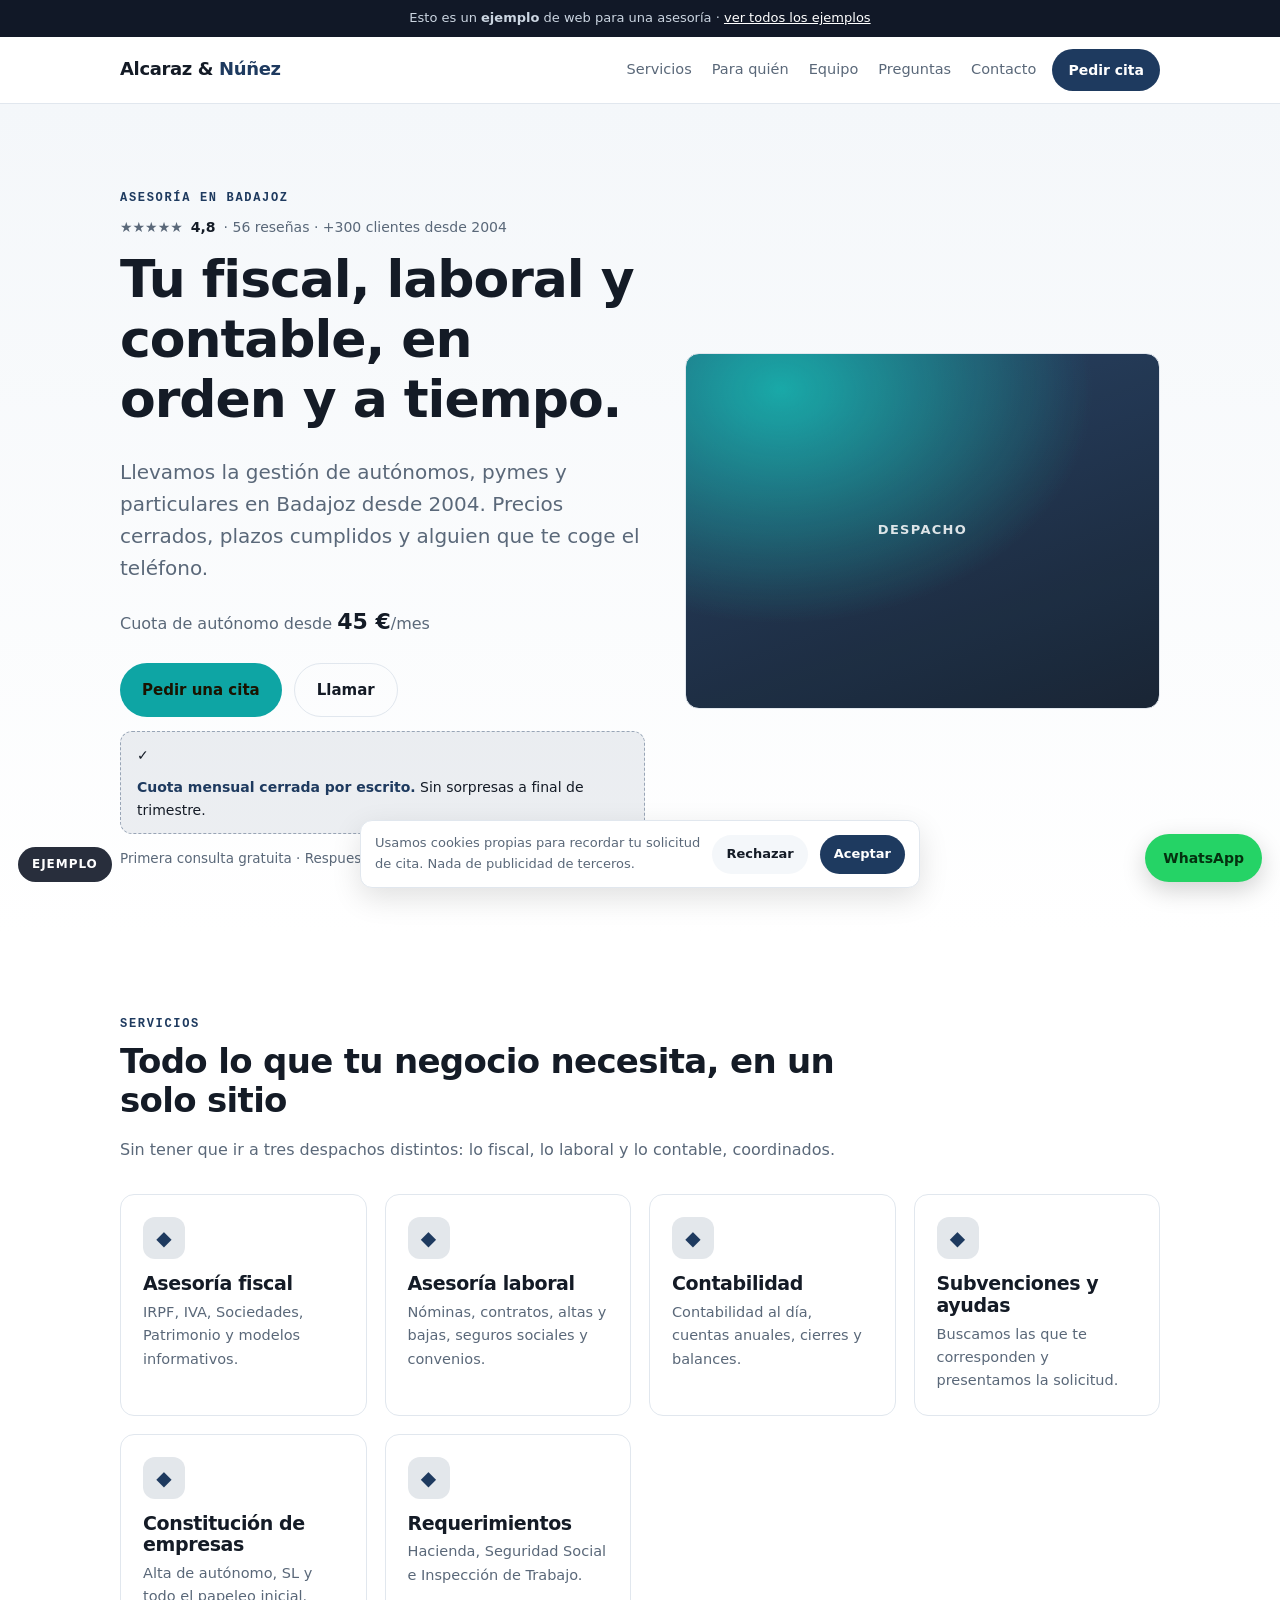
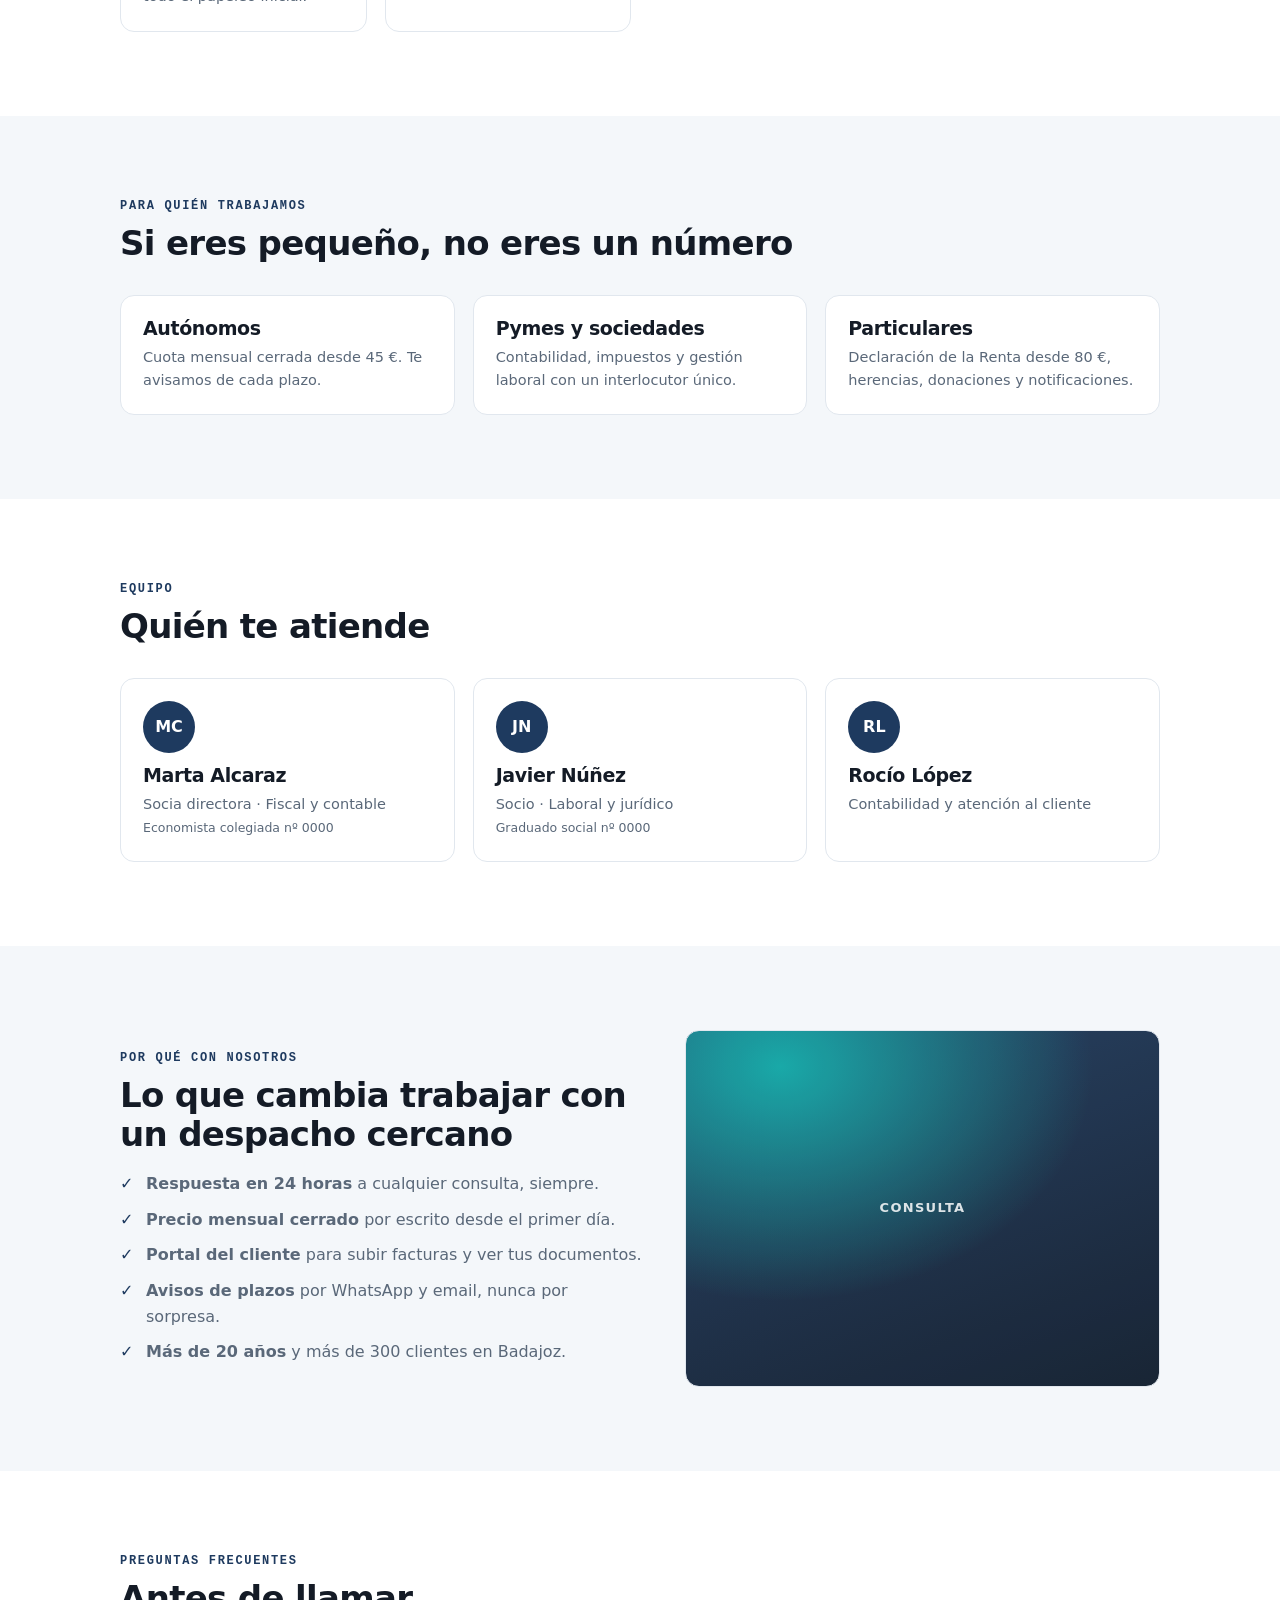
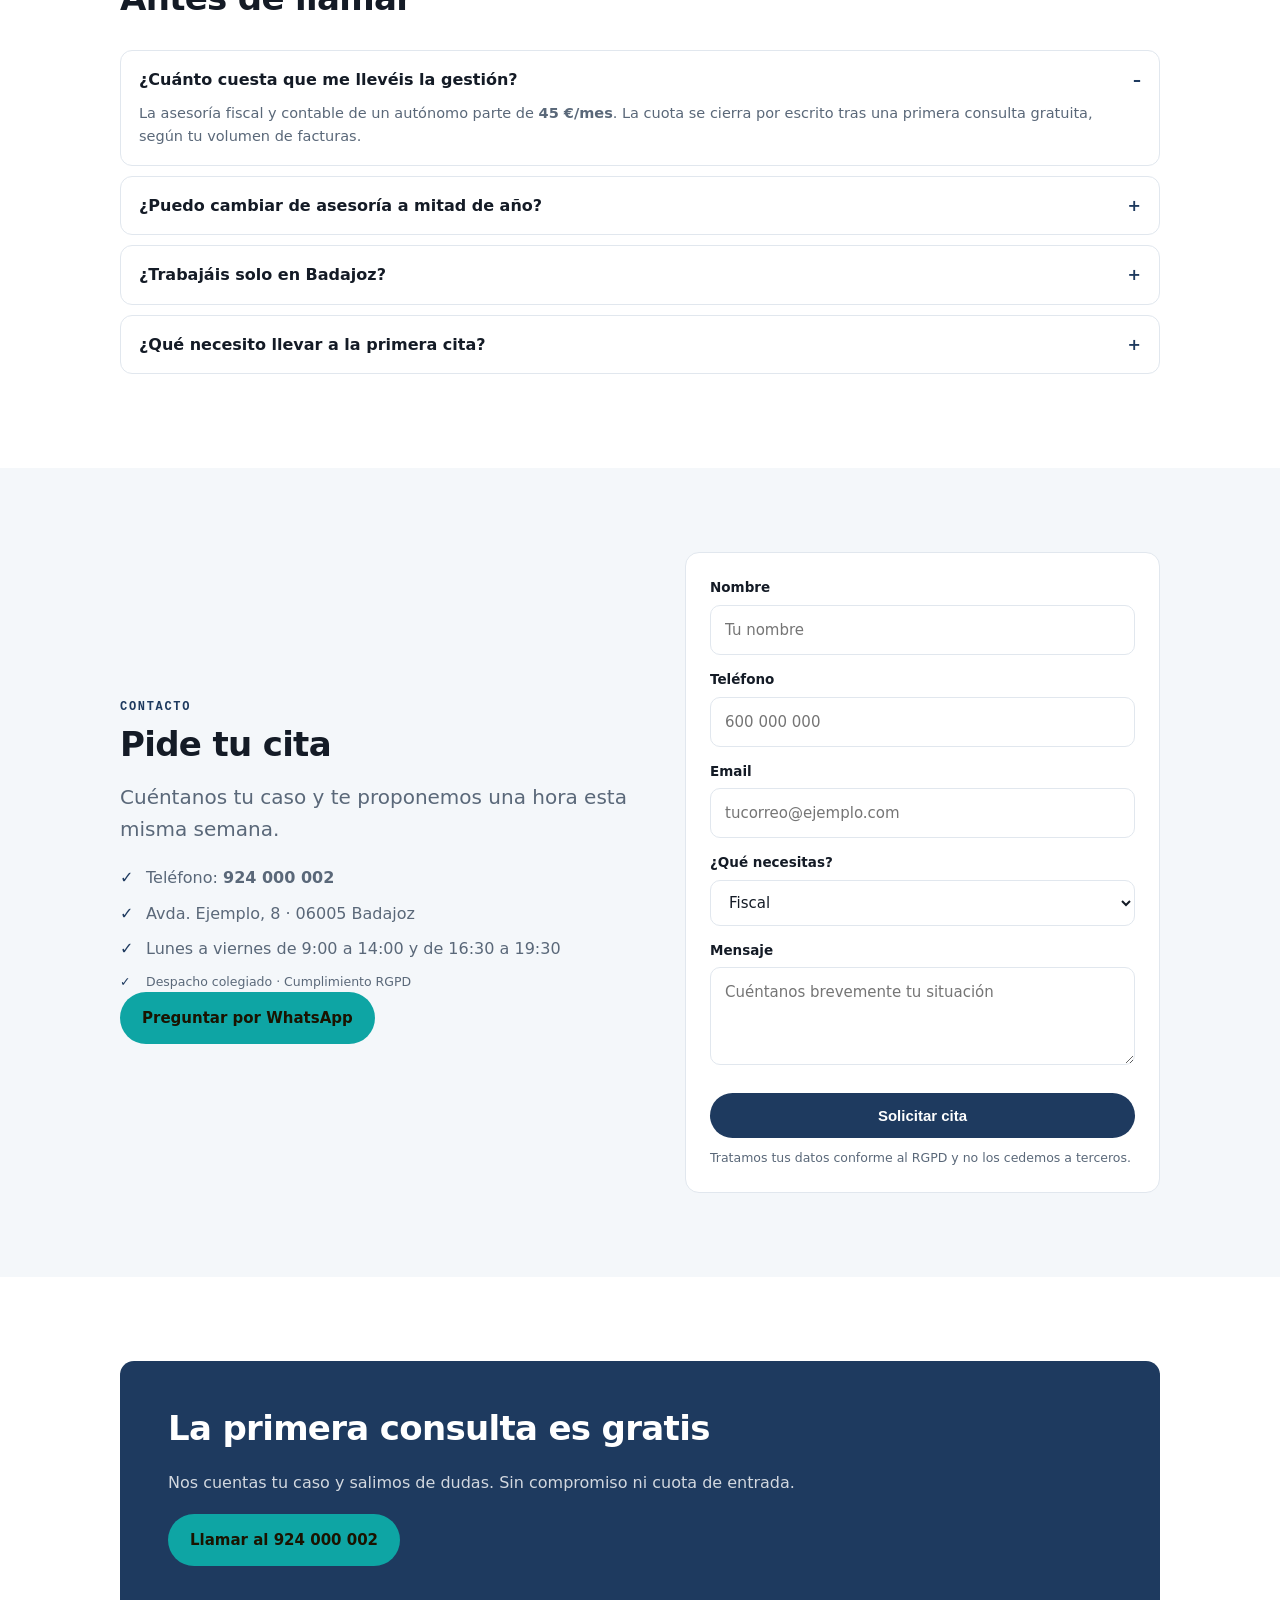
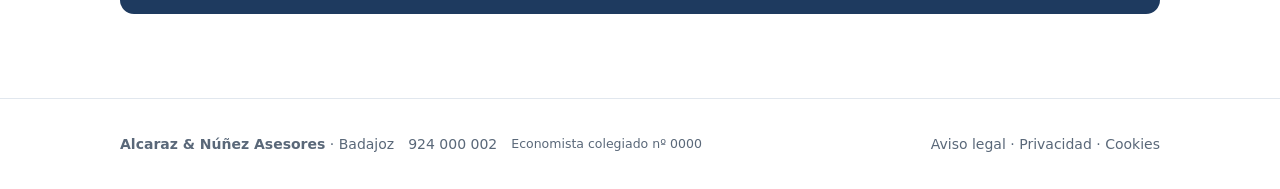
<file: webs/demos/profesionales/index.html>
<!DOCTYPE html>
<html lang="es">
<head>
<meta name="robots" content="noindex">
<meta charset="utf-8">
<meta name="viewport" content="width=device-width, initial-scale=1">
<title>Asesoría Alcaraz &amp; Núñez — Fiscal, laboral y contable en Badajoz</title>
<meta name="description" content="Asesoría fiscal, laboral y contable en Badajoz para autónomos, pymes y particulares. Cuota desde 45 €/mes, precio cerrado y respuesta en 24 horas.">
<link rel="canonical" href="https://raiatech.com/webs/demos/profesionales/">
<link rel="stylesheet" href="../shared/demo.css">
<style>
  :root{
    --brand:#1e3a5f; --brand-ink:#ffffff; --accent:#0ea5a4;
    --bg:#ffffff; --surface:#f4f7fa; --line:#e1e7ee; --text:#141b26; --muted:#5a6879;
  }
  .hero{background:linear-gradient(180deg,var(--surface),var(--bg));}
  .avatar{width:52px;height:52px;border-radius:50%;background:var(--brand);color:#fff;display:grid;place-items:center;font-weight:800;margin-bottom:12px}
</style>

<!-- Datos estructurados: despacho + servicios con cuota + valoración + reseñas + FAQ -->
<script type="application/ld+json">
{
  "@context": "https://schema.org",
  "@graph": [
    {
      "@type": "AccountingService",
      "@id": "https://raiatech.com/webs/demos/profesionales/#business",
      "name": "Asesoría Alcaraz & Núñez",
      "description": "Asesoría fiscal, laboral y contable en Badajoz para autónomos, pymes y particulares.",
      "url": "https://raiatech.com/webs/demos/profesionales/",
      "telephone": "+34924000002",
      "email": "consultas@alcaraznunez.ejemplo",
      "priceRange": "€€",
      "address": {
        "@type": "PostalAddress",
        "streetAddress": "Avda. Ejemplo, 8",
        "postalCode": "06005",
        "addressLocality": "Badajoz",
        "addressRegion": "Extremadura",
        "addressCountry": "ES"
      },
      "areaServed": { "@type": "AdministrativeArea", "name": "Extremadura" },
      "aggregateRating": {
        "@type": "AggregateRating", "ratingValue": "4.8", "reviewCount": "56", "bestRating": "5"
      },
      "review": [
        {
          "@type": "Review",
          "author": { "@type": "Person", "name": "Rocío S." },
          "datePublished": "2026-05-20",
          "reviewBody": "Llevo la gestión de mi negocio con ellos. Responden el mismo día y la cuota es la que me dijeron desde el principio.",
          "reviewRating": { "@type": "Rating", "ratingValue": "5", "bestRating": "5" }
        }
      ],
      "employee": [
        { "@type": "Person", "name": "Marta Alcaraz", "jobTitle": "Socia directora · Fiscal y contable" },
        { "@type": "Person", "name": "Javier Núñez", "jobTitle": "Socio · Laboral y jurídico" }
      ],
      "hasOfferCatalog": {
        "@type": "OfferCatalog",
        "name": "Servicios de asesoría",
        "itemListElement": [
          { "@type": "Offer", "priceCurrency": "EUR", "price": "45", "itemOffered": { "@type": "Service", "name": "Asesoría fiscal y contable para autónomos (cuota mensual)" } },
          { "@type": "Offer", "priceCurrency": "EUR", "price": "120", "itemOffered": { "@type": "Service", "name": "Gestión laboral con nóminas (desde, según trabajadores)" } },
          { "@type": "Offer", "priceCurrency": "EUR", "price": "80", "itemOffered": { "@type": "Service", "name": "Declaración de la Renta de particulares" } }
        ]
      }
    },
    {
      "@type": "FAQPage",
      "mainEntity": [
        { "@type": "Question", "name": "¿Cuánto cuesta que me llevéis la gestión?",
          "acceptedAnswer": { "@type": "Answer", "text": "La asesoría fiscal y contable de un autónomo parte de 45 €/mes. La cuota se cierra por escrito tras una primera consulta gratuita, según tu volumen de facturas." } },
        { "@type": "Question", "name": "¿Puedo cambiar de asesoría a mitad de año?",
          "acceptedAnswer": { "@type": "Answer", "text": "Sí, y es más habitual de lo que parece. Nos encargamos de pedir tu documentación a la asesoría anterior." } },
        { "@type": "Question", "name": "¿Trabajáis solo en Badajoz?",
          "acceptedAnswer": { "@type": "Answer", "text": "La oficina está en Badajoz, pero atendemos online a clientes de toda España." } },
        { "@type": "Question", "name": "¿Qué necesito llevar a la primera cita?",
          "acceptedAnswer": { "@type": "Answer", "text": "Con el DNI y una idea de tu situación es suficiente para empezar. La primera consulta es gratuita." } }
      ]
    }
  ]
}
</script>
</head>
<body>

<div class="bar">Esto es un <b>ejemplo</b> de web para una asesoría · <a href="../../index.html">ver todos los ejemplos</a></div>

<header class="top">
  <div class="wrap">
    <div class="brand">Alcaraz &amp; <span>Núñez</span></div>
    <nav>
      <a href="#servicios">Servicios</a>
      <a href="#quien">Para quién</a>
      <a href="#equipo">Equipo</a>
      <a href="#faq">Preguntas</a>
      <a href="#contacto">Contacto</a>
    </nav>
    <a class="btn" href="#contacto">Pedir cita</a>
  </div>
</header>

<main>

  <section class="hero">
    <div class="wrap hero-grid">
      <div>
        <p class="label">Asesoría en Badajoz</p>
        <div class="rating">★★★★★ <b>4,8</b> · 56 reseñas · +300 clientes desde 2004</div>
        <h1>Tu fiscal, laboral y contable, en orden y a tiempo.</h1>
        <p class="lead">Llevamos la gestión de autónomos, pymes y particulares en Badajoz desde 2004. Precios cerrados, plazos cumplidos y alguien que te coge el teléfono.</p>
        <p class="from">Cuota de autónomo desde <b>45 €</b>/mes</p>
        <div class="btn-row">
          <a class="btn btn--accent" href="#contacto">Pedir una cita</a>
          <a class="btn btn--ghost" href="tel:+34924000002">Llamar</a>
        </div>
        <div class="guarantee"><span aria-hidden="true">✓</span><span><b>Cuota mensual cerrada por escrito.</b> Sin sorpresas a final de trimestre.</span></div>
        <small>Primera consulta gratuita · Respuesta en menos de 24 h</small>
      </div>
      <div class="shot" role="img" aria-label="Despacho de la asesoría"><span>Despacho</span></div>
    </div>
  </section>

  <section class="section" id="servicios">
    <div class="wrap">
      <div class="section-head">
        <p class="label">Servicios</p>
        <h2>Todo lo que tu negocio necesita, en un solo sitio</h2>
        <p>Sin tener que ir a tres despachos distintos: lo fiscal, lo laboral y lo contable, coordinados.</p>
      </div>
      <div class="grid">
        <article class="card"><div class="ico">◆</div><h3>Asesoría fiscal</h3><p>IRPF, IVA, Sociedades, Patrimonio y modelos informativos.</p></article>
        <article class="card"><div class="ico">◆</div><h3>Asesoría laboral</h3><p>Nóminas, contratos, altas y bajas, seguros sociales y convenios.</p></article>
        <article class="card"><div class="ico">◆</div><h3>Contabilidad</h3><p>Contabilidad al día, cuentas anuales, cierres y balances.</p></article>
        <article class="card"><div class="ico">◆</div><h3>Subvenciones y ayudas</h3><p>Buscamos las que te corresponden y presentamos la solicitud.</p></article>
        <article class="card"><div class="ico">◆</div><h3>Constitución de empresas</h3><p>Alta de autónomo, SL y todo el papeleo inicial.</p></article>
        <article class="card"><div class="ico">◆</div><h3>Requerimientos</h3><p>Hacienda, Seguridad Social e Inspección de Trabajo.</p></article>
      </div>
    </div>
  </section>

  <section class="section section--alt" id="quien">
    <div class="wrap">
      <div class="section-head">
        <p class="label">Para quién trabajamos</p>
        <h2>Si eres pequeño, no eres un número</h2>
      </div>
      <div class="grid">
        <article class="card"><h3>Autónomos</h3><p>Cuota mensual cerrada desde 45 €. Te avisamos de cada plazo.</p></article>
        <article class="card"><h3>Pymes y sociedades</h3><p>Contabilidad, impuestos y gestión laboral con un interlocutor único.</p></article>
        <article class="card"><h3>Particulares</h3><p>Declaración de la Renta desde 80 €, herencias, donaciones y notificaciones.</p></article>
      </div>
    </div>
  </section>

  <section class="section" id="equipo">
    <div class="wrap">
      <div class="section-head"><p class="label">Equipo</p><h2>Quién te atiende</h2></div>
      <div class="grid">
        <article class="card"><div class="avatar">MC</div><h3>Marta Alcaraz</h3><p>Socia directora · Fiscal y contable<br><span class="reg">Economista colegiada nº 0000</span></p></article>
        <article class="card"><div class="avatar">JN</div><h3>Javier Núñez</h3><p>Socio · Laboral y jurídico<br><span class="reg">Graduado social nº 0000</span></p></article>
        <article class="card"><div class="avatar">RL</div><h3>Rocío López</h3><p>Contabilidad y atención al cliente</p></article>
      </div>
    </div>
  </section>

  <section class="section section--alt">
    <div class="wrap hero-grid">
      <div>
        <p class="label">Por qué con nosotros</p>
        <h2>Lo que cambia trabajar con un despacho cercano</h2>
        <ul class="checks">
          <li><b>Respuesta en 24 horas</b> a cualquier consulta, siempre.</li>
          <li><b>Precio mensual cerrado</b> por escrito desde el primer día.</li>
          <li><b>Portal del cliente</b> para subir facturas y ver tus documentos.</li>
          <li><b>Avisos de plazos</b> por WhatsApp y email, nunca por sorpresa.</li>
          <li><b>Más de 20 años</b> y más de 300 clientes en Badajoz.</li>
        </ul>
      </div>
      <div class="shot" role="img" aria-label="Reunión con un cliente"><span>Consulta</span></div>
    </div>
  </section>

  <section class="section" id="faq">
    <div class="wrap">
      <div class="section-head"><p class="label">Preguntas frecuentes</p><h2>Antes de llamar</h2></div>
      <details class="faq" open><summary>¿Cuánto cuesta que me llevéis la gestión?</summary><p>La asesoría fiscal y contable de un autónomo parte de <b>45 €/mes</b>. La cuota se cierra por escrito tras una primera consulta gratuita, según tu volumen de facturas.</p></details>
      <details class="faq"><summary>¿Puedo cambiar de asesoría a mitad de año?</summary><p>Sí, y es más habitual de lo que parece. Nos encargamos de pedir tu documentación a la asesoría anterior.</p></details>
      <details class="faq"><summary>¿Trabajáis solo en Badajoz?</summary><p>La oficina está en Badajoz, pero atendemos online a clientes de toda España.</p></details>
      <details class="faq"><summary>¿Qué necesito llevar a la primera cita?</summary><p>Con el DNI y una idea de tu situación es suficiente para empezar. La primera consulta es gratuita.</p></details>
    </div>
  </section>

  <section class="section section--alt" id="contacto">
    <div class="wrap hero-grid">
      <div>
        <p class="label">Contacto</p>
        <h2>Pide tu cita</h2>
        <p class="lead">Cuéntanos tu caso y te proponemos una hora esta misma semana.</p>
        <ul class="checks">
          <li>Teléfono: <b>924 000 002</b></li>
          <li>Avda. Ejemplo, 8 · 06005 Badajoz</li>
          <li>Lunes a viernes de 9:00 a 14:00 y de 16:30 a 19:30</li>
          <li class="reg">Despacho colegiado · Cumplimiento RGPD</li>
        </ul>
        <div class="btn-row"><a class="btn btn--accent" href="https://wa.me/34924000002">Preguntar por WhatsApp</a></div>
      </div>
      <form class="form" onsubmit="return false">
        <div class="field"><label for="n">Nombre</label><input id="n" placeholder="Tu nombre" required></div>
        <div class="field"><label for="t">Teléfono</label><input id="t" type="tel" placeholder="600 000 000" required></div>
        <div class="field"><label for="e">Email</label><input id="e" type="email" placeholder="tucorreo@ejemplo.com"></div>
        <div class="field"><label for="s">¿Qué necesitas?</label>
          <select id="s"><option>Fiscal</option><option>Laboral</option><option>Contable</option><option>Alta de autónomo o empresa</option><option>Requerimiento / inspección</option></select>
        </div>
        <div class="field"><label for="m">Mensaje</label><textarea id="m" rows="3" placeholder="Cuéntanos brevemente tu situación"></textarea></div>
        <button class="btn" type="submit">Solicitar cita</button>
        <small>Tratamos tus datos conforme al RGPD y no los cedemos a terceros.</small>
      </form>
    </div>
  </section>

  <section class="section">
    <div class="wrap">
      <div class="cta">
        <h2>La primera consulta es gratis</h2>
        <p>Nos cuentas tu caso y salimos de dudas. Sin compromiso ni cuota de entrada.</p>
        <a class="btn btn--accent" href="tel:+34924000002">Llamar al 924 000 002</a>
      </div>
    </div>
  </section>

</main>

<footer class="foot">
  <div class="wrap">
    <span><b>Alcaraz &amp; Núñez Asesores</b> · Badajoz</span>
    <span>924 000 002</span>
    <span class="reg">Economista colegiado nº 0000</span>
    <span style="margin-left:auto">Aviso legal · Privacidad · Cookies</span>
  </div>
</footer>

<a class="wa" href="https://wa.me/34924000002">WhatsApp</a>
<div class="ribbon">Ejemplo</div>

<div class="cookies" id="cookies">
  <p>Usamos cookies propias para recordar tu solicitud de cita. Nada de publicidad de terceros.</p>
  <button class="no" onclick="document.getElementById('cookies').remove()">Rechazar</button>
  <button class="ok" onclick="document.getElementById('cookies').remove()">Aceptar</button>
</div>

</body>
</html>
</file>
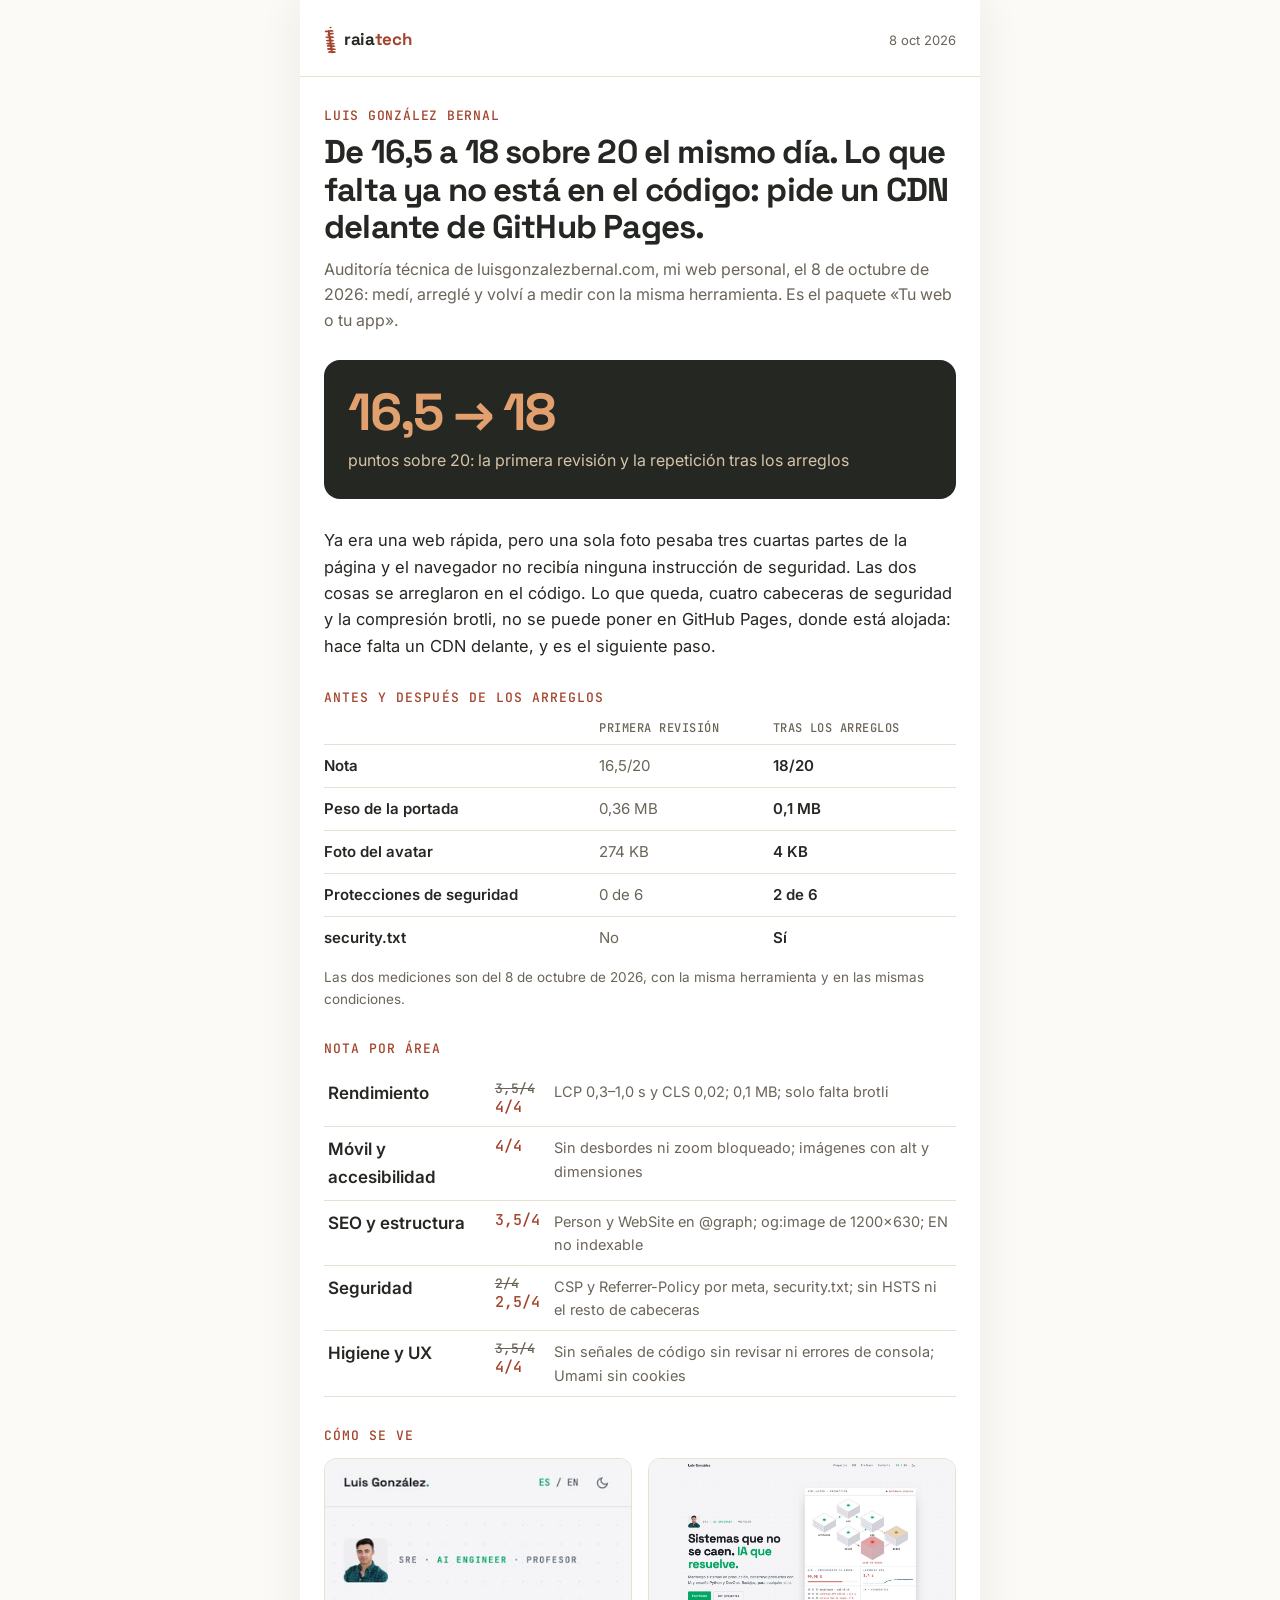
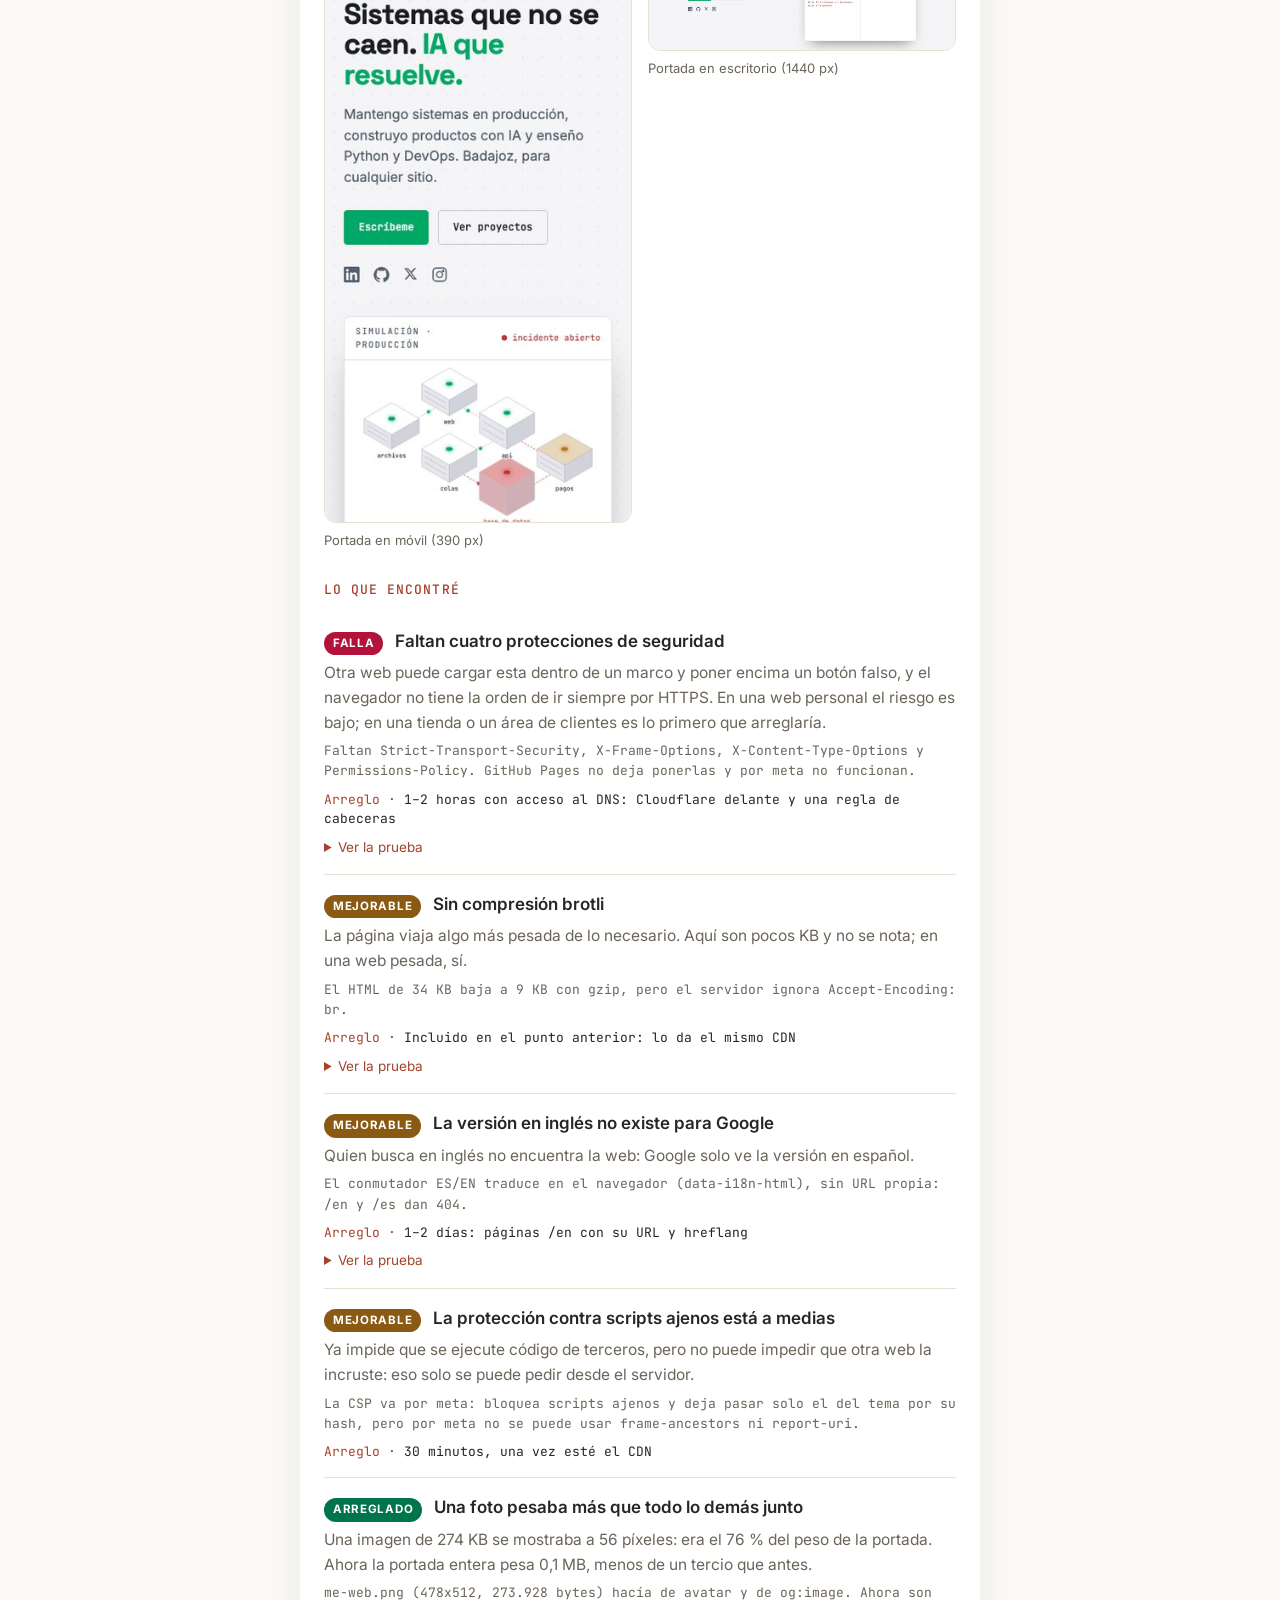
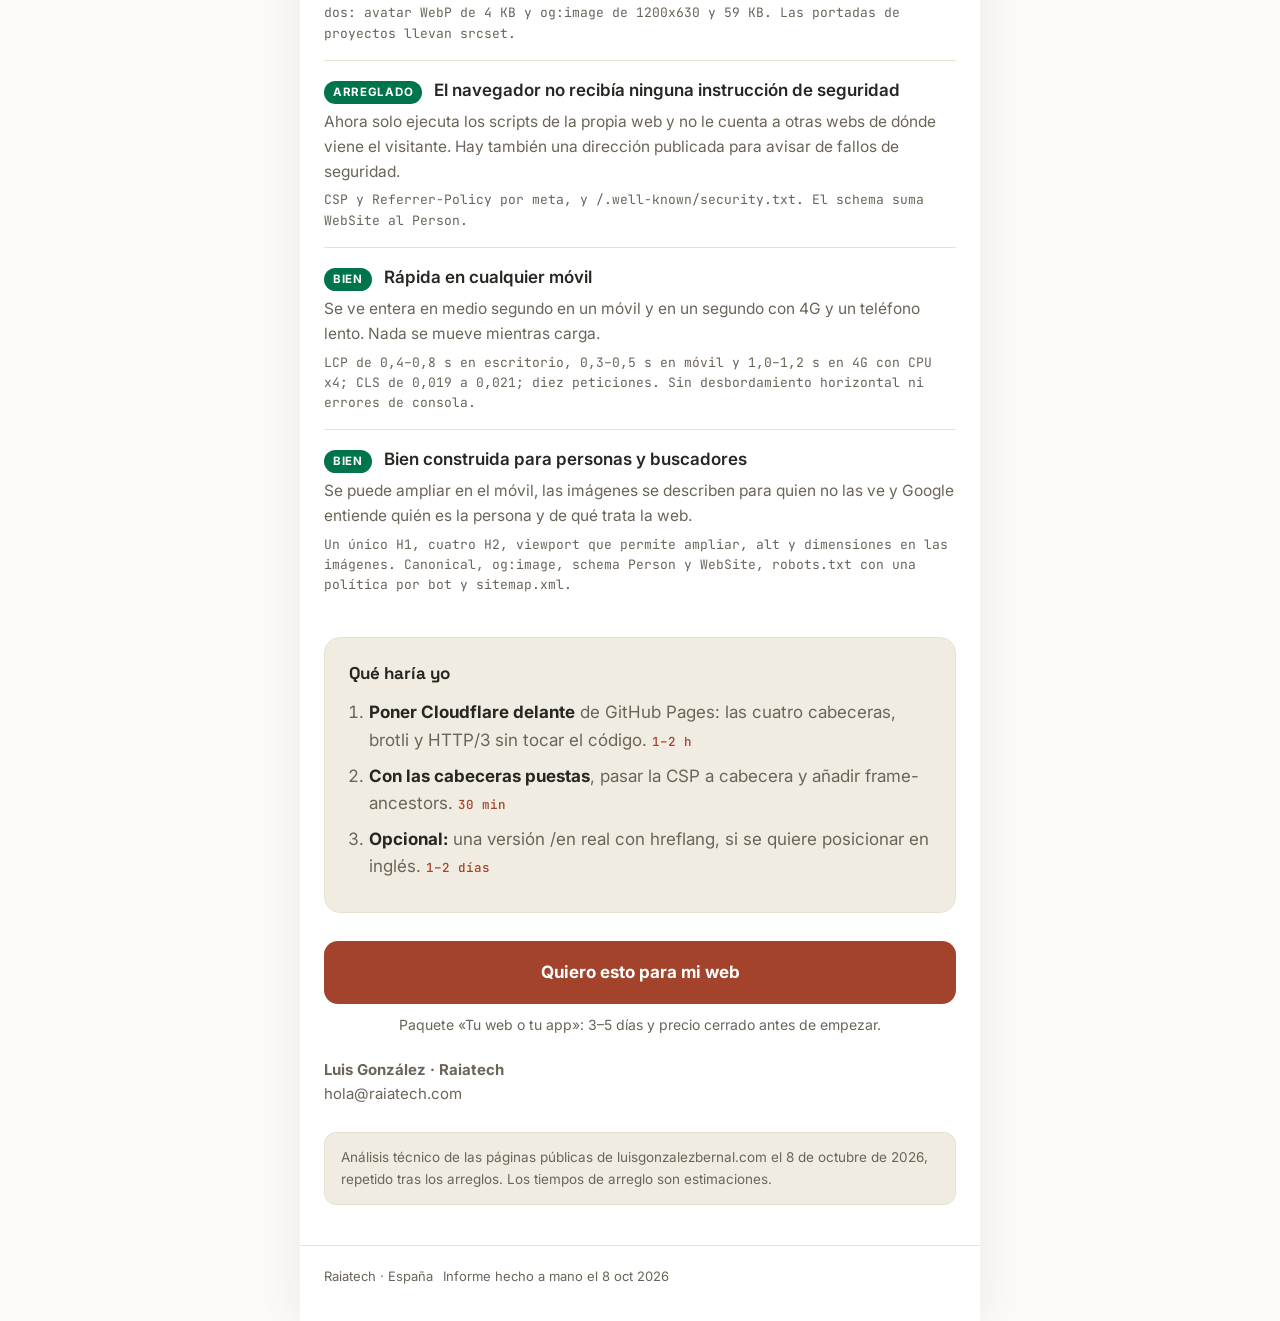
<file: auditoria-ejemplo.html>
<!DOCTYPE html>
<html lang="es">
<head>
<meta charset="utf-8">
<meta name="viewport" content="width=device-width, initial-scale=1">
<link rel="icon" href="favicon.svg" type="image/svg+xml">
<link rel="apple-touch-icon" href="apple-touch-icon.png">
<title>Luis González Bernal · Informe</title>
<meta name="robots" content="noindex">
<link rel="preconnect" href="https://fonts.googleapis.com">
<link rel="preconnect" href="https://fonts.gstatic.com" crossorigin>
<link href="https://fonts.googleapis.com/css2?family=Inter:wght@400;600;700&family=JetBrains+Mono:wght@400;500&family=Space+Grotesk:wght@500;700&display=swap" rel="stylesheet">
<script>(function(){var t;try{t=localStorage.getItem('tema')}catch(e){}document.documentElement.dataset.theme=t||(matchMedia('(prefers-color-scheme: light)').matches?'light':'dark')})()</script>
<link rel="stylesheet" href="assets/raiatech.css">
<style>
  :root{--dato:#252722;--dato-n:#e3a06f;--dato-p:#d6c4a9}
  :root[data-theme=dark]{--dato:#1d1f1b}
  *{box-sizing:border-box}
  body{margin:0;background:var(--bg);color:var(--on-bg);font:17px/1.6 var(--font),system-ui,-apple-system,"Segoe UI",Roboto,Arial,sans-serif}
  .hoja{max-width:680px;margin:0 auto;background:var(--surface);min-height:100vh;box-shadow:0 1px 40px rgba(37,39,34,.08)}
  header{padding:26px 24px 22px;border-bottom:1px solid var(--line);display:flex;align-items:center;gap:12px;flex-wrap:wrap}
  .logo{font-size:17px}
  .fecha{margin-left:auto;font-size:13px;color:var(--on-surface)}
  main{padding:30px 24px 40px}
  h1{font-family:var(--display);font-weight:700;font-size:clamp(24px,5.4vw,33px);line-height:1.14;letter-spacing:-.025em;margin:0 0 10px}
  h1 em{font-style:normal;background:linear-gradient(transparent 62%, color-mix(in srgb,var(--ocre) 45%, transparent) 0)}
  .cliente{font:500 13px var(--mono);letter-spacing:.06em;text-transform:uppercase;color:var(--acento);margin:0 0 10px}
  .sub{color:var(--on-surface);margin:0 0 26px;font-size:16px}
  .dato{background:var(--dato);color:#f2efe7;border-radius:16px;padding:26px 24px;margin:0 0 28px}
  .dato .n{font-size:52px;font-weight:800;line-height:1;letter-spacing:-.04em;color:var(--dato-n);display:block;margin-bottom:10px;font-family:var(--display)}
  .dato p{margin:0;color:var(--dato-p);font-size:16px}
  .dato b{color:#f2efe7}
  h2{font:500 13px var(--mono);text-transform:uppercase;letter-spacing:.08em;color:var(--acento);margin:30px 0 14px}
  ul.lista{list-style:none;padding:0;margin:0}
  ul.lista li{padding:16px 0;border-bottom:1px solid var(--line)}
  ul.lista li:last-child{border-bottom:0}
  ul.lista b{font-weight:600}
  .h-cab{display:flex;gap:12px;align-items:baseline;flex-wrap:wrap}
  .h-neg{margin:6px 0 0;color:var(--on-surface);font-size:15.5px}
  .h-tec{margin:6px 0 0;color:var(--on-surface);font:13px/1.55 var(--mono)}
  .h-esf{margin:8px 0 0;font:400 13px/1.5 var(--mono);color:var(--on-bg)}
  .h-esf::before{content:'Arreglo · ';color:var(--acento)}
  .h-ev{margin-top:8px}
  .h-ev summary{cursor:pointer;font-size:13.5px;color:var(--acento);width:max-content}
  .h-ev pre{margin:8px 0 0;padding:12px 14px;background:var(--surface-2);border:1px solid var(--line);border-radius:10px;font:12.5px/1.55 var(--mono);color:var(--on-bg);white-space:pre-wrap;overflow-wrap:anywhere}
  .ad{width:100%;border-collapse:collapse}
  .ad th{font:500 12px var(--mono);letter-spacing:.04em;text-transform:uppercase;color:var(--on-surface);text-align:left;padding:0 6px 8px 0}
  .ad td{padding:9px 6px 9px 0;border-top:1px solid var(--line);vertical-align:top;font-size:15px}
  .ad td:first-child{font-weight:600}
  .ad .antes{color:var(--on-surface)}
  .ad .despues{font-weight:600;color:var(--on-bg)}
  .ad-nota{margin:8px 0 0;font-size:13.5px;color:var(--on-surface)}
  .scorecard s{display:block;color:var(--on-surface);font-size:13px;text-decoration-thickness:1px}
  .scorecard td:first-child{min-width:7.5em}
  .hacemos .esf{display:inline-block;font:500 12.5px var(--mono);color:var(--acento);white-space:nowrap}
  .cta-nota{margin:10px 0 0;text-align:center;font-size:14px;color:var(--on-surface)}
  .veredicto{margin:0 0 24px;font-size:16.5px;color:var(--on-bg)}
  .scorecard{width:100%;border-collapse:collapse;margin:0 0 6px}
  .scorecard td{padding:9px 4px;border-bottom:1px solid var(--line);vertical-align:top}
  .scorecard td:first-child{font-weight:600;padding-right:10px;overflow-wrap:anywhere}
  .scorecard td.n{font:500 15px var(--mono);color:var(--acento);white-space:nowrap;padding-right:10px}
  .scorecard td.c{color:var(--on-surface);font-size:14.5px}
  .capturas{display:grid;grid-template-columns:1fr;gap:16px;margin:0}
  .capturas figure{margin:0}
  .capturas img{width:100%;height:auto;display:block;border:1px solid var(--line);border-radius:12px;background:#fff}
  .capturas figcaption{font-size:13px;color:var(--on-surface);margin-top:7px}
  @media(min-width:560px){.capturas{grid-template-columns:1fr 1fr;align-items:start}}
  .quienes{display:flex;flex-wrap:wrap;gap:8px;padding:0;list-style:none;margin:0}
  .quienes li{background:var(--surface-2);border:1px solid var(--line);border-radius:999px;padding:7px 14px;font-size:14.5px}
  .hacemos{background:var(--surface-2);border:1px solid var(--line);border-radius:16px;padding:22px 24px;margin:26px 0 0}
  .hacemos h3{margin:0 0 12px;font-size:17px;font-family:var(--display)}
  .hacemos ol{margin:0;padding-left:20px;color:var(--on-surface)}
  .hacemos ol li{margin-bottom:9px}
  .hacemos ol b{color:var(--on-bg)}
  .precio{display:flex;align-items:baseline;gap:10px;margin-top:16px;padding-top:16px;border-top:1px solid var(--line);flex-wrap:wrap}
  .precio .cifra{font-family:var(--display);font-size:30px;font-weight:700;letter-spacing:-.03em;color:var(--acento);white-space:nowrap}
  .precio span{color:var(--on-surface);font-size:14.5px}
  .cta{display:block;background:var(--electric);color:var(--on-electric);text-align:center;font-weight:700;padding:18px;border-radius:14px;text-decoration:none;margin:28px 0 0;font-size:17px}
  .cta:hover{filter:brightness(1.08)}
  .firma{margin-top:22px;font-size:15px;color:var(--on-surface)}
  .aviso{margin-top:26px;padding:14px 16px;background:var(--surface-2);border:1px solid var(--line);border-radius:12px;font-size:13.5px;color:var(--on-surface)}
  footer{padding:20px 24px 34px;border-top:1px solid var(--line);font-size:13px;color:var(--on-surface);display:flex;flex-wrap:wrap;gap:10px}
</style>
</head>
<body>
<div class="hoja">

  <header>
    <a class="logo" href="./" style="color:inherit;text-decoration:none"><svg class="simbolo" viewBox="28 46 317 704" aria-hidden="true"><path stroke="none" d="M 189.1 65 C 175.3 71.3,159 85.6,159 91.5 C 159 106.1,199.5 102.9,209.9 87.5 C 219.6 73.2,205.3 57.7,189.1 65 M 179 149.6 C 177.6 149.9,172.4 151.5,167.3 153.2 C 158.2 156.4,158.2 156.4,151.7 153.1 C 141.5 147.9,132 148.6,125.5 155 C 121 159.5,120.8 159.5,115.2 159 C 86.3 156.6,58.4 160.8,52.1 168.3 C 50.9 169.9,44.5 184.5,43 189.2 C 39.5 200.5,55.9 205.1,100 205.2 C 123.7 205.3,122.3 204.1,125.6 227.9 C 127.7 243.6,127.4 244.5,118.1 247.9 C 107 251.9,101.8 263.9,106.9 273.9 C 109.1 278.1,119.4 287.6,128.4 293.5 C 134.8 297.7,136.8 300.9,135.7 305.2 C 134.5 309.9,131.7 310.3,101.5 310.5 C 66.6 310.7,61.1 312,58 321.5 C 54.9 330.8,60.9 337.2,78.7 343.8 C 112.8 356.5,108.7 355.5,126.2 355.5 C 145.1 355.5,144.5 355.2,146.5 367.6 C 149.8 387.4,149.2 388.4,132.5 389.3 C 126.7 389.7,121.8 390.8,114.5 393.4 C 109 395.4,99 398.4,92.2 400 C 66.5 406.2,63.1 413.3,80.3 424.7 C 91.5 432.2,97.5 433.7,127.2 436.4 C 158.3 439.1,158.9 439.5,159.2 454 C 159.4 463.7,156.1 464.9,127 465 C 100.1 465,92.8 467.1,84.7 477.2 C 76.4 487.5,80.5 494.7,99.5 503.2 C 130 517,133.3 517.4,157.6 509.9 C 165.6 507.5,171.2 512.7,167.8 519.7 C 166.3 522.8,168.1 522.6,144 522 C 126.4 521.5,102.7 527.2,97.4 533.1 C 95.2 535.5,91 550,91 555.1 C 91 564.7,106.6 568.1,150.2 567.9 C 177.5 567.9,176.5 567.3,179 583 C 181.6 599.6,180.1 602,168.5 600 C 148.4 596.6,110.8 603.5,103.7 612 C 100.4 615.9,98.2 634.5,100.4 638.9 C 104.5 646.7,117.2 648.6,155.5 647.2 C 190.4 645.9,188.4 645,191 663.1 C 193 677.3,191.9 678.3,175.2 677.4 C 159.7 676.5,152.1 677.9,143.7 683.1 C 140.3 685.3,133.4 689,128.3 691.4 C 109.1 700.6,113.2 707.3,143.7 716.4 C 160.7 721.5,167.9 722.4,186.9 721.7 C 206 721,207 721.3,215.4 728.9 C 224.3 737,227.7 737.3,233.9 730.6 C 237 727.3,241.7 726,250.5 726 C 279.2 726,300 721.5,313.5 712.5 C 331.6 700.5,329.5 692.5,306.6 686.3 C 301.6 685,293.2 682.2,287.9 680.1 C 274.6 674.7,268.5 673.6,256.4 674.3 C 242.5 675.2,240 672.9,240 659.3 C 240 650.6,240.6 650.4,268.2 649.7 C 294.4 649.1,299.5 648.2,312.6 642.1 C 332.9 632.5,331.1 624.6,307.1 618.5 C 301.4 617.1,292.1 614.1,286.3 611.9 C 270.6 606,264.8 604.9,249.6 605.1 C 231.9 605.3,231 604.7,229.4 591.2 C 228.5 583,230.1 581.4,240.8 579.5 C 284.7 571.9,301.5 565.1,307.4 552.6 C 312.8 541.2,305.3 536,280.1 533.5 C 272.1 532.6,261.8 531,257.1 529.9 C 252.1 528.7,243.2 527.5,235.8 527.1 C 222.2 526.5,220.7 525.9,219.5 520.9 C 218 514.8,220.8 513.7,239.7 512.8 C 258.9 512,265.8 510.7,280.4 505 C 306.5 494.8,308.8 485.7,287 479 C 283.4 477.8,275.7 474.7,269.9 472 C 253.5 464.2,244.5 462.8,227.4 465.4 C 212.6 467.6,210.6 466.4,208.8 454 C 207 441.6,209.1 439.9,229 438 C 244.1 436.6,252.9 433.8,262.3 427.4 C 280.8 414.8,278.6 405.4,255.8 399.1 C 251.5 398,244.1 395.2,239.2 393 C 227.9 388,221.5 386.6,212.1 387.3 C 199.8 388.2,198.9 387.4,196.5 372.3 C 193.9 356.4,195.7 354,209.7 354 C 234.9 353.9,249.6 351.2,267.6 343.3 C 291.5 332.9,291.6 324.2,268 318 C 263.3 316.7,255 313.8,249.5 311.5 C 232.7 304.3,223.4 302.9,208.5 305.1 C 186.8 308.3,186.9 308.4,183.4 284.6 C 179.8 261,180.5 259.6,193.8 262.6 C 211.1 266.5,225.2 264.7,244 256.1 C 250.9 252.9,258.1 249.7,260 249 C 273.6 243.6,276.5 235.9,268.2 227.3 C 260.7 219.6,249 216.5,231 217.4 C 173.6 220.4,172.9 220.2,171.3 203.7 C 170.4 193.9,172.2 192.6,184.4 193.5 C 193.7 194.2,224 192.8,240.9 190.9 C 261.9 188.5,267.2 183.1,259.2 172.2 C 257.2 169.4,254.3 165,252.8 162.6 C 247.3 153.3,234.3 149.9,202 149.5 C 190.7 149.3,180.4 149.4,179 149.6"/></svg>raia<span>tech</span></a>
    <div class="fecha">8 oct 2026</div>
  </header>

  <main>
    <p class="cliente">Luis González Bernal</p>
    <h1>De 16,5 a 18 sobre 20 el mismo día. Lo que falta ya no está en el código: pide un CDN delante de GitHub Pages.</h1>
    <p class="sub">Auditoría técnica de luisgonzalezbernal.com, mi web personal, el 8 de octubre de 2026: medí, arreglé y volví a medir con la misma herramienta. Es el paquete «Tu web o tu app».</p>

    <div class="dato">
      <span class="n">16,5 → 18</span>
      <p>puntos sobre 20: la primera revisión y la repetición tras los arreglos</p>
    </div>

    <p class="veredicto">Ya era una web rápida, pero una sola foto pesaba tres cuartas partes de la página y el navegador no recibía ninguna instrucción de seguridad. Las dos cosas se arreglaron en el código. Lo que queda, cuatro cabeceras de seguridad y la compresión brotli, no se puede poner en GitHub Pages, donde está alojada: hace falta un CDN delante, y es el siguiente paso.</p>
    
    <h2>Antes y después de los arreglos</h2>
    <table class="ad"><thead><tr><th></th><th>Primera revisión</th><th>Tras los arreglos</th></tr></thead><tbody>
      <tr><td>Nota</td><td class="antes">16,5/20</td><td class="despues">18/20</td></tr>
      <tr><td>Peso de la portada</td><td class="antes">0,36 MB</td><td class="despues">0,1 MB</td></tr>
      <tr><td>Foto del avatar</td><td class="antes">274 KB</td><td class="despues">4 KB</td></tr>
      <tr><td>Protecciones de seguridad</td><td class="antes">0 de 6</td><td class="despues">2 de 6</td></tr>
      <tr><td>security.txt</td><td class="antes">No</td><td class="despues">Sí</td></tr>
    </tbody></table>
    <p class="ad-nota">Las dos mediciones son del 8 de octubre de 2026, con la misma herramienta y en las mismas condiciones.</p>
    
    <h2>Nota por área</h2>
    <table class="scorecard"><tbody>
      <tr><td>Rendimiento</td><td class="n"><s>3,5/4</s> 4/4</td><td class="c">LCP 0,3–1,0 s y CLS 0,02; 0,1 MB; solo falta brotli</td></tr>
      <tr><td>Móvil y accesibilidad</td><td class="n">4/4</td><td class="c">Sin desbordes ni zoom bloqueado; imágenes con alt y dimensiones</td></tr>
      <tr><td>SEO y estructura</td><td class="n">3,5/4</td><td class="c">Person y WebSite en @graph; og:image de 1200x630; EN no indexable</td></tr>
      <tr><td>Seguridad</td><td class="n"><s>2/4</s> 2,5/4</td><td class="c">CSP y Referrer-Policy por meta, security.txt; sin HSTS ni el resto de cabeceras</td></tr>
      <tr><td>Higiene y UX</td><td class="n"><s>3,5/4</s> 4/4</td><td class="c">Sin señales de código sin revisar ni errores de consola; Umami sin cookies</td></tr>
    </tbody></table>
    
    <h2>Cómo se ve</h2>
    <div class="capturas">
      <figure><img src="[data-uri]" alt="Portada en móvil (390 px)" loading="lazy"><figcaption>Portada en móvil (390 px)</figcaption></figure>
      <figure><img src="[data-uri]" alt="Portada en escritorio (1440 px)" loading="lazy"><figcaption>Portada en escritorio (1440 px)</figcaption></figure>
    </div>

    
    <h2>Lo que encontré</h2>
    <ul class="lista">
        <li>
          <div class="h-cab"><span class="estado malo">Falla</span><b>Faltan cuatro protecciones de seguridad</b></div>
          <p class="h-neg">Otra web puede cargar esta dentro de un marco y poner encima un botón falso, y el navegador no tiene la orden de ir siempre por HTTPS. En una web personal el riesgo es bajo; en una tienda o un área de clientes es lo primero que arreglaría.</p><p class="h-tec">Faltan Strict-Transport-Security, X-Frame-Options, X-Content-Type-Options y Permissions-Policy. GitHub Pages no deja ponerlas y por meta no funcionan.</p>
          <p class="h-esf">1–2 horas con acceso al DNS: Cloudflare delante y una regla de cabeceras</p>
          <details class="h-ev"><summary>Ver la prueba</summary><pre>Medición del 8 oct, tras los arreglos (auditor/capturar.mjs):
"seguridad": {
  "HSTS": null,
  "CSP": "(meta) default-src 'self'; script-src 'self' 'sha256-…'",
  "X-Frame-Options": null,
  "X-Content-Type-Options": null,
  "Referrer-Policy": "(meta) strict-origin-when-cross-origin",
  "Permissions-Policy": null
}
$ curl -sI https://luisgonzalezbernal.com/ | grep -i server
server: GitHub.com</pre></details>
        </li>
        <li>
          <div class="h-cab"><span class="estado mejorable">Mejorable</span><b>Sin compresión brotli</b></div>
          <p class="h-neg">La página viaja algo más pesada de lo necesario. Aquí son pocos KB y no se nota; en una web pesada, sí.</p><p class="h-tec">El HTML de 34 KB baja a 9 KB con gzip, pero el servidor ignora Accept-Encoding: br.</p>
          <p class="h-esf">Incluido en el punto anterior: lo da el mismo CDN</p>
          <details class="h-ev"><summary>Ver la prueba</summary><pre>"peso": { "planoKB": 34, "gzipKB": 9, "brKB": 34 },
"brotli": false</pre></details>
        </li>
        <li>
          <div class="h-cab"><span class="estado mejorable">Mejorable</span><b>La versión en inglés no existe para Google</b></div>
          <p class="h-neg">Quien busca en inglés no encuentra la web: Google solo ve la versión en español.</p><p class="h-tec">El conmutador ES/EN traduce en el navegador (data-i18n-html), sin URL propia: /en y /es dan 404.</p>
          <p class="h-esf">1–2 días: páginas /en con su URL y hreflang</p>
          <details class="h-ev"><summary>Ver la prueba</summary><pre>$ curl -s -o /dev/null -w "%{http_code}" https://luisgonzalezbernal.com/en
404</pre></details>
        </li>
        <li>
          <div class="h-cab"><span class="estado mejorable">Mejorable</span><b>La protección contra scripts ajenos está a medias</b></div>
          <p class="h-neg">Ya impide que se ejecute código de terceros, pero no puede impedir que otra web la incruste: eso solo se puede pedir desde el servidor.</p><p class="h-tec">La CSP va por meta: bloquea scripts ajenos y deja pasar solo el del tema por su hash, pero por meta no se puede usar frame-ancestors ni report-uri.</p>
          <p class="h-esf">30 minutos, una vez esté el CDN</p>
          
        </li>
        <li>
          <div class="h-cab"><span class="estado bien">Arreglado</span><b>Una foto pesaba más que todo lo demás junto</b></div>
          <p class="h-neg">Una imagen de 274 KB se mostraba a 56 píxeles: era el 76 % del peso de la portada. Ahora la portada entera pesa 0,1 MB, menos de un tercio que antes.</p><p class="h-tec">me-web.png (478x512, 273.928 bytes) hacía de avatar y de og:image. Ahora son dos: avatar WebP de 4 KB y og:image de 1200x630 y 59 KB. Las portadas de proyectos llevan srcset.</p>
          
          
        </li>
        <li>
          <div class="h-cab"><span class="estado bien">Arreglado</span><b>El navegador no recibía ninguna instrucción de seguridad</b></div>
          <p class="h-neg">Ahora solo ejecuta los scripts de la propia web y no le cuenta a otras webs de dónde viene el visitante. Hay también una dirección publicada para avisar de fallos de seguridad.</p><p class="h-tec">CSP y Referrer-Policy por meta, y /.well-known/security.txt. El schema suma WebSite al Person.</p>
          
          
        </li>
        <li>
          <div class="h-cab"><span class="estado bien">Bien</span><b>Rápida en cualquier móvil</b></div>
          <p class="h-neg">Se ve entera en medio segundo en un móvil y en un segundo con 4G y un teléfono lento. Nada se mueve mientras carga.</p><p class="h-tec">LCP de 0,4–0,8 s en escritorio, 0,3–0,5 s en móvil y 1,0–1,2 s en 4G con CPU x4; CLS de 0,019 a 0,021; diez peticiones. Sin desbordamiento horizontal ni errores de consola.</p>
          
          
        </li>
        <li>
          <div class="h-cab"><span class="estado bien">Bien</span><b>Bien construida para personas y buscadores</b></div>
          <p class="h-neg">Se puede ampliar en el móvil, las imágenes se describen para quien no las ve y Google entiende quién es la persona y de qué trata la web.</p><p class="h-tec">Un único H1, cuatro H2, viewport que permite ampliar, alt y dimensiones en las imágenes. Canonical, og:image, schema Person y WebSite, robots.txt con una política por bot y sitemap.xml.</p>
          
          
        </li>
    </ul>
    

    <div class="hacemos">
      <h3>Qué haría yo</h3>
      <ol>
        <li><b>Poner Cloudflare delante</b> de GitHub Pages: las cuatro cabeceras, brotli y HTTP/3 sin tocar el código. <span class="esf">1–2 h</span></li>
        <li><b>Con las cabeceras puestas</b>, pasar la CSP a cabecera y añadir frame-ancestors. <span class="esf">30 min</span></li>
        <li><b>Opcional:</b> una versión /en real con hreflang, si se quiere posicionar en inglés. <span class="esf">1–2 días</span></li>
      </ol>
      
    </div>

    <a class="cta" href="mailto:hola@raiatech.com?subject=Auditor%C3%ADa%20de%20mi%20web">Quiero esto para mi web</a>
    <p class="cta-nota">Paquete «Tu web o tu app»: 3–5 días y precio cerrado antes de empezar.</p>

    <div class="firma">
      <b>Luis González · Raiatech</b><br>
      hola@raiatech.com
    </div>

    
    <div class="aviso">Análisis técnico de las páginas públicas de luisgonzalezbernal.com el 8 de octubre de 2026, repetido tras los arreglos. Los tiempos de arreglo son estimaciones.</div>
  </main>

  <footer>
    <span>Raiatech · España</span>
    <span>Informe hecho a mano el 8 oct 2026</span>
  </footer>

</div>
<script src="assets/site.js" defer></script>
</body>
</html>
</file>
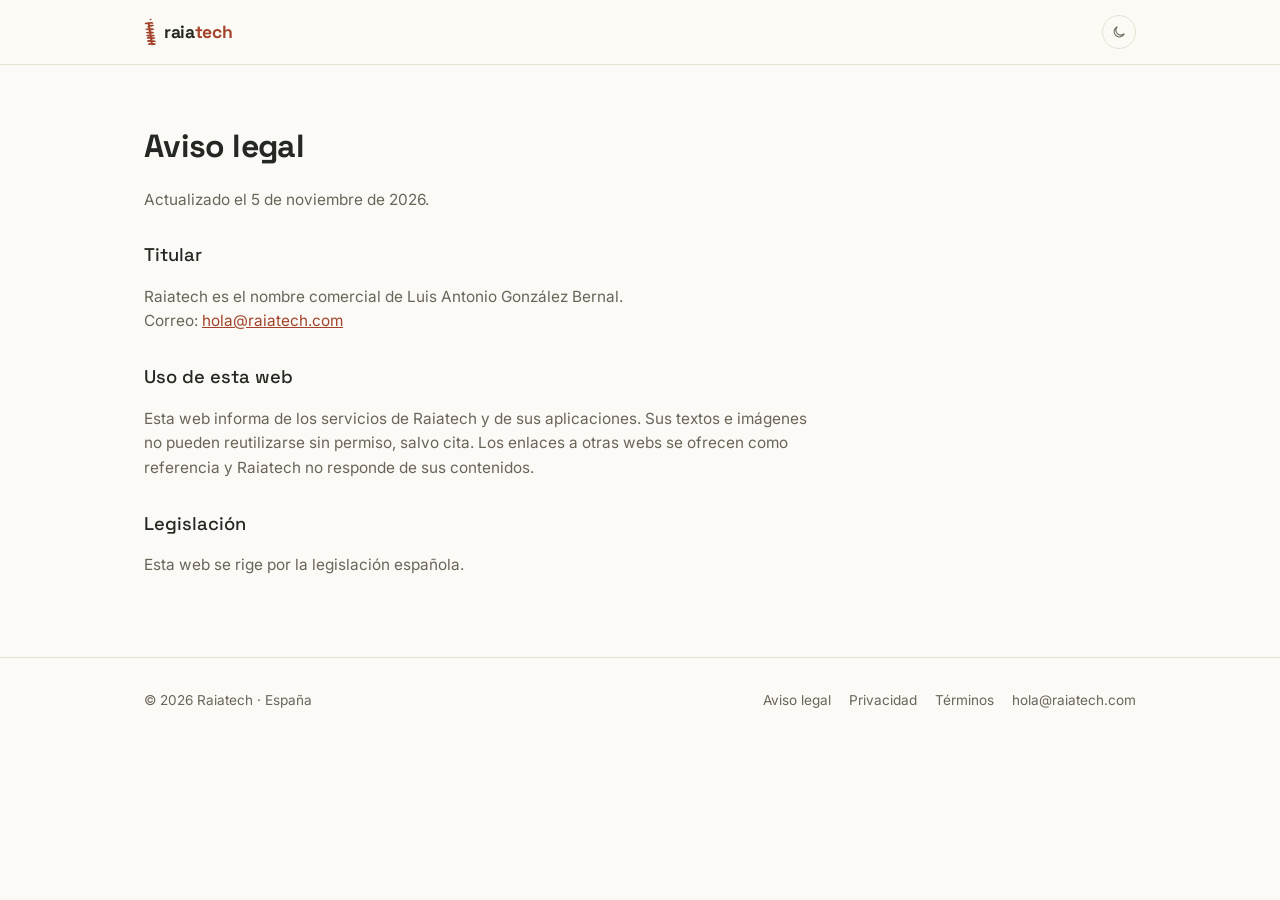
<file: aviso-legal.html>
<!doctype html>
<html lang="es"><head><meta charset="utf-8"><meta name="viewport" content="width=device-width, initial-scale=1"><title>Aviso legal · Raiatech</title>
<link rel="icon" href="favicon.svg" type="image/svg+xml">
<link rel="apple-touch-icon" href="apple-touch-icon.png"><link rel="preconnect" href="https://fonts.googleapis.com"><link rel="preconnect" href="https://fonts.gstatic.com" crossorigin><link href="https://fonts.googleapis.com/css2?family=Inter:wght@400;600;700&family=JetBrains+Mono:wght@400;500&family=Space+Grotesk:wght@500;700&display=swap" rel="stylesheet"><script>(function(){var t;try{t=localStorage.getItem('tema')}catch(e){}document.documentElement.dataset.theme=t||(matchMedia('(prefers-color-scheme: light)').matches?'light':'dark')})()</script><link rel="stylesheet" href="assets/raiatech.css"></head>
<body><header><div class="wrap"><a class="logo" href="./"><svg class="simbolo" viewBox="28 46 317 704" aria-hidden="true"><path stroke="none" d="M 189.1 65 C 175.3 71.3,159 85.6,159 91.5 C 159 106.1,199.5 102.9,209.9 87.5 C 219.6 73.2,205.3 57.7,189.1 65 M 179 149.6 C 177.6 149.9,172.4 151.5,167.3 153.2 C 158.2 156.4,158.2 156.4,151.7 153.1 C 141.5 147.9,132 148.6,125.5 155 C 121 159.5,120.8 159.5,115.2 159 C 86.3 156.6,58.4 160.8,52.1 168.3 C 50.9 169.9,44.5 184.5,43 189.2 C 39.5 200.5,55.9 205.1,100 205.2 C 123.7 205.3,122.3 204.1,125.6 227.9 C 127.7 243.6,127.4 244.5,118.1 247.9 C 107 251.9,101.8 263.9,106.9 273.9 C 109.1 278.1,119.4 287.6,128.4 293.5 C 134.8 297.7,136.8 300.9,135.7 305.2 C 134.5 309.9,131.7 310.3,101.5 310.5 C 66.6 310.7,61.1 312,58 321.5 C 54.9 330.8,60.9 337.2,78.7 343.8 C 112.8 356.5,108.7 355.5,126.2 355.5 C 145.1 355.5,144.5 355.2,146.5 367.6 C 149.8 387.4,149.2 388.4,132.5 389.3 C 126.7 389.7,121.8 390.8,114.5 393.4 C 109 395.4,99 398.4,92.2 400 C 66.5 406.2,63.1 413.3,80.3 424.7 C 91.5 432.2,97.5 433.7,127.2 436.4 C 158.3 439.1,158.9 439.5,159.2 454 C 159.4 463.7,156.1 464.9,127 465 C 100.1 465,92.8 467.1,84.7 477.2 C 76.4 487.5,80.5 494.7,99.5 503.2 C 130 517,133.3 517.4,157.6 509.9 C 165.6 507.5,171.2 512.7,167.8 519.7 C 166.3 522.8,168.1 522.6,144 522 C 126.4 521.5,102.7 527.2,97.4 533.1 C 95.2 535.5,91 550,91 555.1 C 91 564.7,106.6 568.1,150.2 567.9 C 177.5 567.9,176.5 567.3,179 583 C 181.6 599.6,180.1 602,168.5 600 C 148.4 596.6,110.8 603.5,103.7 612 C 100.4 615.9,98.2 634.5,100.4 638.9 C 104.5 646.7,117.2 648.6,155.5 647.2 C 190.4 645.9,188.4 645,191 663.1 C 193 677.3,191.9 678.3,175.2 677.4 C 159.7 676.5,152.1 677.9,143.7 683.1 C 140.3 685.3,133.4 689,128.3 691.4 C 109.1 700.6,113.2 707.3,143.7 716.4 C 160.7 721.5,167.9 722.4,186.9 721.7 C 206 721,207 721.3,215.4 728.9 C 224.3 737,227.7 737.3,233.9 730.6 C 237 727.3,241.7 726,250.5 726 C 279.2 726,300 721.5,313.5 712.5 C 331.6 700.5,329.5 692.5,306.6 686.3 C 301.6 685,293.2 682.2,287.9 680.1 C 274.6 674.7,268.5 673.6,256.4 674.3 C 242.5 675.2,240 672.9,240 659.3 C 240 650.6,240.6 650.4,268.2 649.7 C 294.4 649.1,299.5 648.2,312.6 642.1 C 332.9 632.5,331.1 624.6,307.1 618.5 C 301.4 617.1,292.1 614.1,286.3 611.9 C 270.6 606,264.8 604.9,249.6 605.1 C 231.9 605.3,231 604.7,229.4 591.2 C 228.5 583,230.1 581.4,240.8 579.5 C 284.7 571.9,301.5 565.1,307.4 552.6 C 312.8 541.2,305.3 536,280.1 533.5 C 272.1 532.6,261.8 531,257.1 529.9 C 252.1 528.7,243.2 527.5,235.8 527.1 C 222.2 526.5,220.7 525.9,219.5 520.9 C 218 514.8,220.8 513.7,239.7 512.8 C 258.9 512,265.8 510.7,280.4 505 C 306.5 494.8,308.8 485.7,287 479 C 283.4 477.8,275.7 474.7,269.9 472 C 253.5 464.2,244.5 462.8,227.4 465.4 C 212.6 467.6,210.6 466.4,208.8 454 C 207 441.6,209.1 439.9,229 438 C 244.1 436.6,252.9 433.8,262.3 427.4 C 280.8 414.8,278.6 405.4,255.8 399.1 C 251.5 398,244.1 395.2,239.2 393 C 227.9 388,221.5 386.6,212.1 387.3 C 199.8 388.2,198.9 387.4,196.5 372.3 C 193.9 356.4,195.7 354,209.7 354 C 234.9 353.9,249.6 351.2,267.6 343.3 C 291.5 332.9,291.6 324.2,268 318 C 263.3 316.7,255 313.8,249.5 311.5 C 232.7 304.3,223.4 302.9,208.5 305.1 C 186.8 308.3,186.9 308.4,183.4 284.6 C 179.8 261,180.5 259.6,193.8 262.6 C 211.1 266.5,225.2 264.7,244 256.1 C 250.9 252.9,258.1 249.7,260 249 C 273.6 243.6,276.5 235.9,268.2 227.3 C 260.7 219.6,249 216.5,231 217.4 C 173.6 220.4,172.9 220.2,171.3 203.7 C 170.4 193.9,172.2 192.6,184.4 193.5 C 193.7 194.2,224 192.8,240.9 190.9 C 261.9 188.5,267.2 183.1,259.2 172.2 C 257.2 169.4,254.3 165,252.8 162.6 C 247.3 153.3,234.3 149.9,202 149.5 C 190.7 149.3,180.4 149.4,179 149.6"/></svg>raia<span>tech</span></a></div></header><main><div class="wrap"><div class="doc"><h1>Aviso legal</h1>
<p>Actualizado el 5 de noviembre de 2026.</p>
<h2>Titular</h2><p>Raiatech es el nombre comercial de Luis Antonio González Bernal.<br>Correo: <a href="mailto:hola@raiatech.com">hola@raiatech.com</a></p>
<h2>Uso de esta web</h2><p>Esta web informa de los servicios de Raiatech y de sus aplicaciones. Sus textos e imágenes no pueden reutilizarse sin permiso, salvo cita. Los enlaces a otras webs se ofrecen como referencia y Raiatech no responde de sus contenidos.</p>
<h2>Legislación</h2><p>Esta web se rige por la legislación española.</p>
</div></div></main><footer><div class="wrap"><div>© 2026 Raiatech · España</div><div class="links"><a href="aviso-legal.html">Aviso legal</a><a href="privacidad.html">Privacidad</a><a href="terminos.html">Términos</a><a href="mailto:hola@raiatech.com">hola@raiatech.com</a></div></div></footer><script src="assets/site.js" defer></script>
</body></html>
</file>
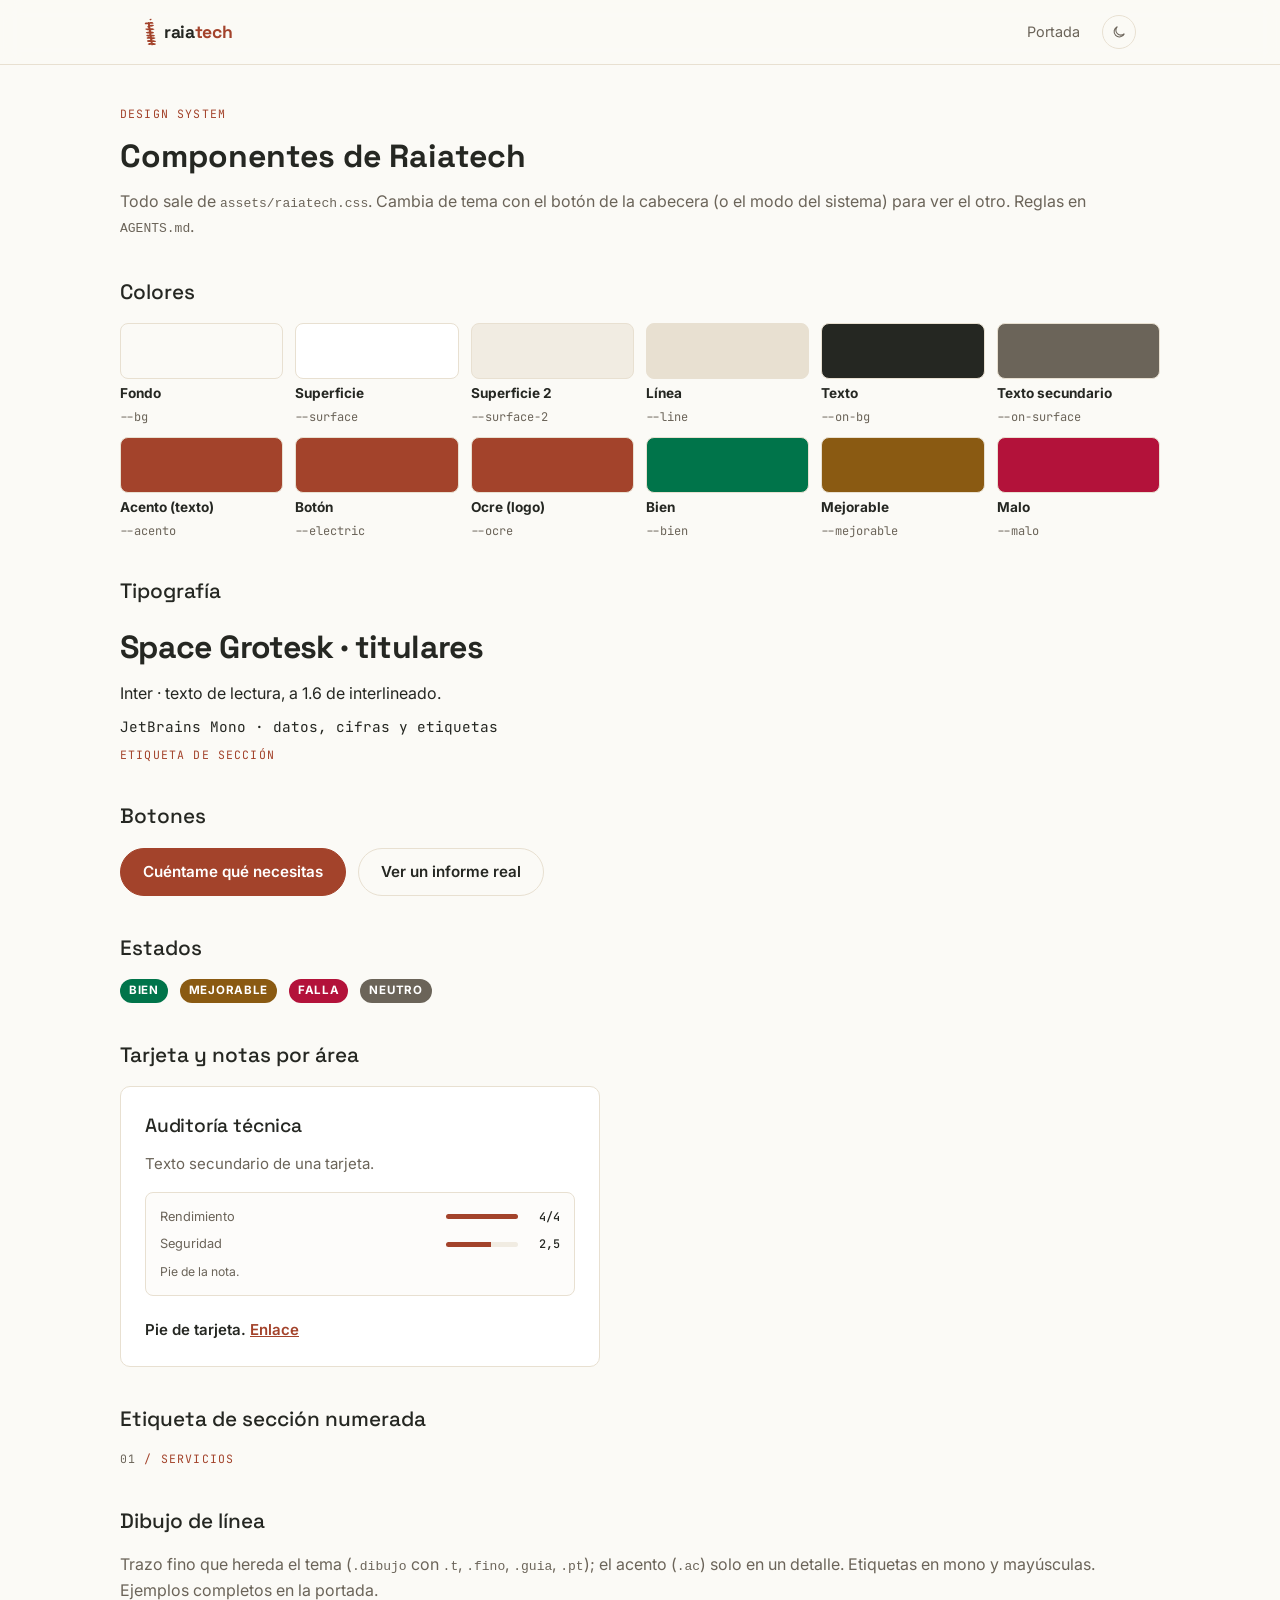
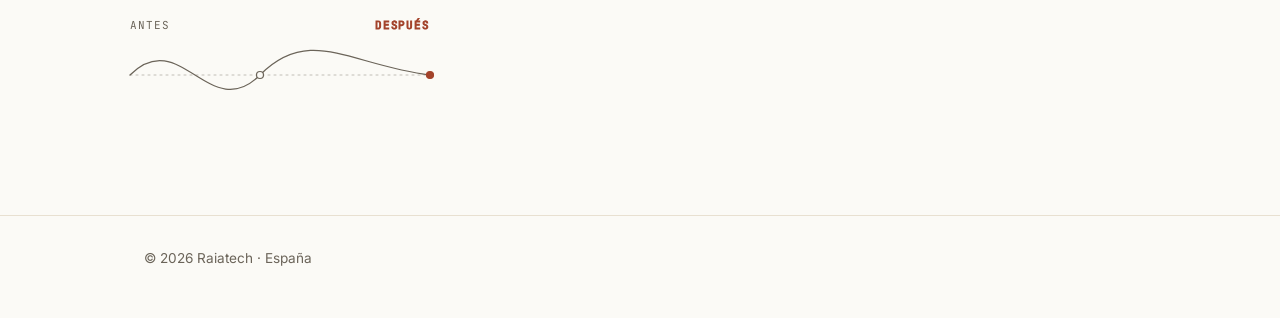
<file: patterns.html>
<!doctype html>
<html lang="es">
<head>
<meta charset="utf-8">
<meta name="viewport" content="width=device-width, initial-scale=1">
<meta name="robots" content="noindex">
<title>Raiatech · Componentes</title>
<link rel="icon" href="favicon.svg" type="image/svg+xml">
<link rel="preconnect" href="https://fonts.googleapis.com">
<link rel="preconnect" href="https://fonts.gstatic.com" crossorigin>
<link href="https://fonts.googleapis.com/css2?family=Inter:wght@400;600;700&family=JetBrains+Mono:wght@400;500&family=Space+Grotesk:wght@500;700&display=swap" rel="stylesheet">
<script>(function(){var t;try{t=localStorage.getItem('tema')}catch(e){}document.documentElement.dataset.theme=t||(matchMedia('(prefers-color-scheme: light)').matches?'light':'dark')})()</script>
<link rel="stylesheet" href="assets/raiatech.css">
<style>
.pat{padding:40px 0 24px}.pat h2{font-family:var(--display);font-weight:500;font-size:1.3rem;margin:36px 0 14px}
.sws{display:grid;grid-template-columns:repeat(auto-fill,minmax(150px,1fr));gap:12px}
.sw{display:grid;gap:4px;font-size:.85rem}.sw i{display:block;height:56px;border-radius:8px;border:1px solid var(--line)}.sw code{font:.75rem var(--mono);color:var(--on-surface)}
.fila{display:flex;flex-wrap:wrap;gap:12px;align-items:center}
.tipos p{margin:0 0 8px}
</style>
</head>
<body>
<header><div class="wrap"><a class="logo" href="./"><svg class="simbolo" viewBox="28 46 317 704" aria-hidden="true"><path stroke="none" d="M 189.1 65 C 175.3 71.3,159 85.6,159 91.5 C 159 106.1,199.5 102.9,209.9 87.5 C 219.6 73.2,205.3 57.7,189.1 65 M 179 149.6 C 177.6 149.9,172.4 151.5,167.3 153.2 C 158.2 156.4,158.2 156.4,151.7 153.1 C 141.5 147.9,132 148.6,125.5 155 C 121 159.5,120.8 159.5,115.2 159 C 86.3 156.6,58.4 160.8,52.1 168.3 C 50.9 169.9,44.5 184.5,43 189.2 C 39.5 200.5,55.9 205.1,100 205.2 C 123.7 205.3,122.3 204.1,125.6 227.9 C 127.7 243.6,127.4 244.5,118.1 247.9 C 107 251.9,101.8 263.9,106.9 273.9 C 109.1 278.1,119.4 287.6,128.4 293.5 C 134.8 297.7,136.8 300.9,135.7 305.2 C 134.5 309.9,131.7 310.3,101.5 310.5 C 66.6 310.7,61.1 312,58 321.5 C 54.9 330.8,60.9 337.2,78.7 343.8 C 112.8 356.5,108.7 355.5,126.2 355.5 C 145.1 355.5,144.5 355.2,146.5 367.6 C 149.8 387.4,149.2 388.4,132.5 389.3 C 126.7 389.7,121.8 390.8,114.5 393.4 C 109 395.4,99 398.4,92.2 400 C 66.5 406.2,63.1 413.3,80.3 424.7 C 91.5 432.2,97.5 433.7,127.2 436.4 C 158.3 439.1,158.9 439.5,159.2 454 C 159.4 463.7,156.1 464.9,127 465 C 100.1 465,92.8 467.1,84.7 477.2 C 76.4 487.5,80.5 494.7,99.5 503.2 C 130 517,133.3 517.4,157.6 509.9 C 165.6 507.5,171.2 512.7,167.8 519.7 C 166.3 522.8,168.1 522.6,144 522 C 126.4 521.5,102.7 527.2,97.4 533.1 C 95.2 535.5,91 550,91 555.1 C 91 564.7,106.6 568.1,150.2 567.9 C 177.5 567.9,176.5 567.3,179 583 C 181.6 599.6,180.1 602,168.5 600 C 148.4 596.6,110.8 603.5,103.7 612 C 100.4 615.9,98.2 634.5,100.4 638.9 C 104.5 646.7,117.2 648.6,155.5 647.2 C 190.4 645.9,188.4 645,191 663.1 C 193 677.3,191.9 678.3,175.2 677.4 C 159.7 676.5,152.1 677.9,143.7 683.1 C 140.3 685.3,133.4 689,128.3 691.4 C 109.1 700.6,113.2 707.3,143.7 716.4 C 160.7 721.5,167.9 722.4,186.9 721.7 C 206 721,207 721.3,215.4 728.9 C 224.3 737,227.7 737.3,233.9 730.6 C 237 727.3,241.7 726,250.5 726 C 279.2 726,300 721.5,313.5 712.5 C 331.6 700.5,329.5 692.5,306.6 686.3 C 301.6 685,293.2 682.2,287.9 680.1 C 274.6 674.7,268.5 673.6,256.4 674.3 C 242.5 675.2,240 672.9,240 659.3 C 240 650.6,240.6 650.4,268.2 649.7 C 294.4 649.1,299.5 648.2,312.6 642.1 C 332.9 632.5,331.1 624.6,307.1 618.5 C 301.4 617.1,292.1 614.1,286.3 611.9 C 270.6 606,264.8 604.9,249.6 605.1 C 231.9 605.3,231 604.7,229.4 591.2 C 228.5 583,230.1 581.4,240.8 579.5 C 284.7 571.9,301.5 565.1,307.4 552.6 C 312.8 541.2,305.3 536,280.1 533.5 C 272.1 532.6,261.8 531,257.1 529.9 C 252.1 528.7,243.2 527.5,235.8 527.1 C 222.2 526.5,220.7 525.9,219.5 520.9 C 218 514.8,220.8 513.7,239.7 512.8 C 258.9 512,265.8 510.7,280.4 505 C 306.5 494.8,308.8 485.7,287 479 C 283.4 477.8,275.7 474.7,269.9 472 C 253.5 464.2,244.5 462.8,227.4 465.4 C 212.6 467.6,210.6 466.4,208.8 454 C 207 441.6,209.1 439.9,229 438 C 244.1 436.6,252.9 433.8,262.3 427.4 C 280.8 414.8,278.6 405.4,255.8 399.1 C 251.5 398,244.1 395.2,239.2 393 C 227.9 388,221.5 386.6,212.1 387.3 C 199.8 388.2,198.9 387.4,196.5 372.3 C 193.9 356.4,195.7 354,209.7 354 C 234.9 353.9,249.6 351.2,267.6 343.3 C 291.5 332.9,291.6 324.2,268 318 C 263.3 316.7,255 313.8,249.5 311.5 C 232.7 304.3,223.4 302.9,208.5 305.1 C 186.8 308.3,186.9 308.4,183.4 284.6 C 179.8 261,180.5 259.6,193.8 262.6 C 211.1 266.5,225.2 264.7,244 256.1 C 250.9 252.9,258.1 249.7,260 249 C 273.6 243.6,276.5 235.9,268.2 227.3 C 260.7 219.6,249 216.5,231 217.4 C 173.6 220.4,172.9 220.2,171.3 203.7 C 170.4 193.9,172.2 192.6,184.4 193.5 C 193.7 194.2,224 192.8,240.9 190.9 C 261.9 188.5,267.2 183.1,259.2 172.2 C 257.2 169.4,254.3 165,252.8 162.6 C 247.3 153.3,234.3 149.9,202 149.5 C 190.7 149.3,180.4 149.4,179 149.6"/></svg>raia<span>tech</span></a><nav><a href="./">Portada</a></nav></div></header>
<main class="wrap pat">
<p class="label">Design system</p>
<h1 style="font-family:var(--display);margin:8px 0 6px">Componentes de Raiatech</h1>
<p style="color:var(--on-surface);margin:0">Todo sale de <code>assets/raiatech.css</code>. Cambia de tema con el botón de la cabecera (o el modo del sistema) para ver el otro. Reglas en <code>AGENTS.md</code>.</p>

<h2>Colores</h2>
<div class="sws"><div class="sw"><i style="background:var(--bg)"></i><b>Fondo</b><code>--bg</code></div><div class="sw"><i style="background:var(--surface)"></i><b>Superficie</b><code>--surface</code></div><div class="sw"><i style="background:var(--surface-2)"></i><b>Superficie 2</b><code>--surface-2</code></div><div class="sw"><i style="background:var(--line)"></i><b>Línea</b><code>--line</code></div><div class="sw"><i style="background:var(--on-bg)"></i><b>Texto</b><code>--on-bg</code></div><div class="sw"><i style="background:var(--on-surface)"></i><b>Texto secundario</b><code>--on-surface</code></div><div class="sw"><i style="background:var(--acento)"></i><b>Acento (texto)</b><code>--acento</code></div><div class="sw"><i style="background:var(--electric)"></i><b>Botón</b><code>--electric</code></div><div class="sw"><i style="background:var(--ocre)"></i><b>Ocre (logo)</b><code>--ocre</code></div><div class="sw"><i style="background:var(--bien)"></i><b>Bien</b><code>--bien</code></div><div class="sw"><i style="background:var(--mejorable)"></i><b>Mejorable</b><code>--mejorable</code></div><div class="sw"><i style="background:var(--malo)"></i><b>Malo</b><code>--malo</code></div></div>

<h2>Tipografía</h2>
<div class="tipos">
<p style="font-family:var(--display);font-size:2rem;font-weight:700;letter-spacing:-.02em">Space Grotesk · titulares</p>
<p>Inter · texto de lectura, a 1.6 de interlineado.</p>
<p style="font-family:var(--mono);font-size:.9rem">JetBrains Mono · datos, cifras y etiquetas</p>
<p class="label">Etiqueta de sección</p>
</div>

<h2>Botones</h2>
<div class="fila"><a class="btn" href="#">Cuéntame qué necesitas</a><a class="btn sec" href="#">Ver un informe real</a></div>

<h2>Estados</h2>
<div class="fila"><span class="estado bien">Bien</span><span class="estado mejorable">Mejorable</span><span class="estado malo">Falla</span><span class="estado">Neutro</span></div>

<h2>Tarjeta y notas por área</h2>
<div style="max-width:480px"><div class="card"><h3>Auditoría técnica</h3><p>Texto secundario de una tarjeta.</p>
<div class="score"><div>Rendimiento<i style="--p:100%"></i><b>4/4</b></div><div>Seguridad<i style="--p:62.5%"></i><b>2,5</b></div><small>Pie de la nota.</small></div>
<p class="pie">Pie de tarjeta. <a href="#">Enlace</a></p></div></div>

<h2>Etiqueta de sección numerada</h2>
<p class="label"><span class="n">01</span> / Servicios</p>

<h2>Dibujo de línea</h2>
<p style="color:var(--on-surface);margin:0 0 12px">Trazo fino que hereda el tema (<code>.dibujo</code> con <code>.t</code>, <code>.fino</code>, <code>.guia</code>, <code>.pt</code>); el acento (<code>.ac</code>) solo en un detalle. Etiquetas en mono y mayúsculas. Ejemplos completos en la portada.</p>
<div style="max-width:320px"><svg class="dibujo" viewBox="0 0 320 120" role="img" aria-label="Ejemplo de dibujo de línea"><path class="t fino guia" d="M10 60 H310"/><path class="t" d="M10 60 C60 10 90 110 140 60 S230 50 310 60"/><circle class="pt" cx="140" cy="60" r="3.5"/><circle class="pt ac" cx="310" cy="60" r="3.5"/><text x="10" y="14">ANTES</text><text x="310" y="14" text-anchor="end" class="ac">DESPUÉS</text></svg></div>
</main>
<footer><div class="wrap"><div>© 2026 Raiatech · España</div></div></footer>
<script src="assets/site.js" defer></script>
</body>
</html>
</file>
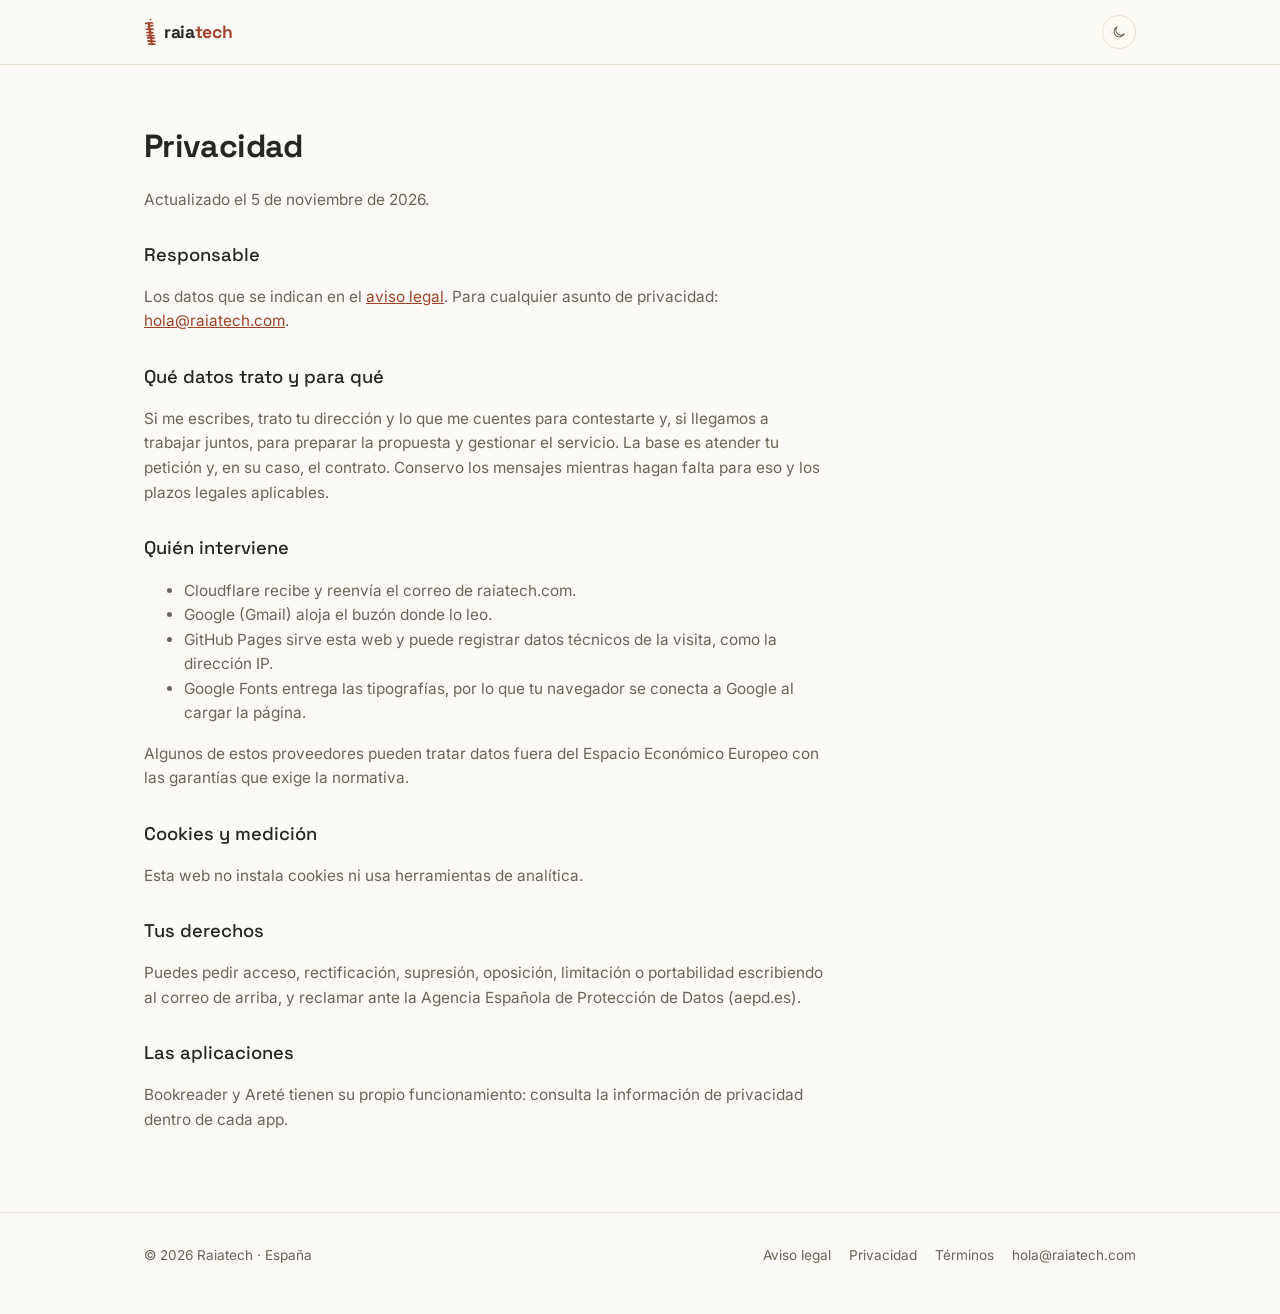
<file: privacidad.html>
<!doctype html>
<html lang="es"><head><meta charset="utf-8"><meta name="viewport" content="width=device-width, initial-scale=1"><title>Privacidad · Raiatech</title>
<link rel="icon" href="favicon.svg" type="image/svg+xml">
<link rel="apple-touch-icon" href="apple-touch-icon.png"><link rel="preconnect" href="https://fonts.googleapis.com"><link rel="preconnect" href="https://fonts.gstatic.com" crossorigin><link href="https://fonts.googleapis.com/css2?family=Inter:wght@400;600;700&family=JetBrains+Mono:wght@400;500&family=Space+Grotesk:wght@500;700&display=swap" rel="stylesheet"><script>(function(){var t;try{t=localStorage.getItem('tema')}catch(e){}document.documentElement.dataset.theme=t||(matchMedia('(prefers-color-scheme: light)').matches?'light':'dark')})()</script><link rel="stylesheet" href="assets/raiatech.css"></head>
<body><header><div class="wrap"><a class="logo" href="./"><svg class="simbolo" viewBox="28 46 317 704" aria-hidden="true"><path stroke="none" d="M 189.1 65 C 175.3 71.3,159 85.6,159 91.5 C 159 106.1,199.5 102.9,209.9 87.5 C 219.6 73.2,205.3 57.7,189.1 65 M 179 149.6 C 177.6 149.9,172.4 151.5,167.3 153.2 C 158.2 156.4,158.2 156.4,151.7 153.1 C 141.5 147.9,132 148.6,125.5 155 C 121 159.5,120.8 159.5,115.2 159 C 86.3 156.6,58.4 160.8,52.1 168.3 C 50.9 169.9,44.5 184.5,43 189.2 C 39.5 200.5,55.9 205.1,100 205.2 C 123.7 205.3,122.3 204.1,125.6 227.9 C 127.7 243.6,127.4 244.5,118.1 247.9 C 107 251.9,101.8 263.9,106.9 273.9 C 109.1 278.1,119.4 287.6,128.4 293.5 C 134.8 297.7,136.8 300.9,135.7 305.2 C 134.5 309.9,131.7 310.3,101.5 310.5 C 66.6 310.7,61.1 312,58 321.5 C 54.9 330.8,60.9 337.2,78.7 343.8 C 112.8 356.5,108.7 355.5,126.2 355.5 C 145.1 355.5,144.5 355.2,146.5 367.6 C 149.8 387.4,149.2 388.4,132.5 389.3 C 126.7 389.7,121.8 390.8,114.5 393.4 C 109 395.4,99 398.4,92.2 400 C 66.5 406.2,63.1 413.3,80.3 424.7 C 91.5 432.2,97.5 433.7,127.2 436.4 C 158.3 439.1,158.9 439.5,159.2 454 C 159.4 463.7,156.1 464.9,127 465 C 100.1 465,92.8 467.1,84.7 477.2 C 76.4 487.5,80.5 494.7,99.5 503.2 C 130 517,133.3 517.4,157.6 509.9 C 165.6 507.5,171.2 512.7,167.8 519.7 C 166.3 522.8,168.1 522.6,144 522 C 126.4 521.5,102.7 527.2,97.4 533.1 C 95.2 535.5,91 550,91 555.1 C 91 564.7,106.6 568.1,150.2 567.9 C 177.5 567.9,176.5 567.3,179 583 C 181.6 599.6,180.1 602,168.5 600 C 148.4 596.6,110.8 603.5,103.7 612 C 100.4 615.9,98.2 634.5,100.4 638.9 C 104.5 646.7,117.2 648.6,155.5 647.2 C 190.4 645.9,188.4 645,191 663.1 C 193 677.3,191.9 678.3,175.2 677.4 C 159.7 676.5,152.1 677.9,143.7 683.1 C 140.3 685.3,133.4 689,128.3 691.4 C 109.1 700.6,113.2 707.3,143.7 716.4 C 160.7 721.5,167.9 722.4,186.9 721.7 C 206 721,207 721.3,215.4 728.9 C 224.3 737,227.7 737.3,233.9 730.6 C 237 727.3,241.7 726,250.5 726 C 279.2 726,300 721.5,313.5 712.5 C 331.6 700.5,329.5 692.5,306.6 686.3 C 301.6 685,293.2 682.2,287.9 680.1 C 274.6 674.7,268.5 673.6,256.4 674.3 C 242.5 675.2,240 672.9,240 659.3 C 240 650.6,240.6 650.4,268.2 649.7 C 294.4 649.1,299.5 648.2,312.6 642.1 C 332.9 632.5,331.1 624.6,307.1 618.5 C 301.4 617.1,292.1 614.1,286.3 611.9 C 270.6 606,264.8 604.9,249.6 605.1 C 231.9 605.3,231 604.7,229.4 591.2 C 228.5 583,230.1 581.4,240.8 579.5 C 284.7 571.9,301.5 565.1,307.4 552.6 C 312.8 541.2,305.3 536,280.1 533.5 C 272.1 532.6,261.8 531,257.1 529.9 C 252.1 528.7,243.2 527.5,235.8 527.1 C 222.2 526.5,220.7 525.9,219.5 520.9 C 218 514.8,220.8 513.7,239.7 512.8 C 258.9 512,265.8 510.7,280.4 505 C 306.5 494.8,308.8 485.7,287 479 C 283.4 477.8,275.7 474.7,269.9 472 C 253.5 464.2,244.5 462.8,227.4 465.4 C 212.6 467.6,210.6 466.4,208.8 454 C 207 441.6,209.1 439.9,229 438 C 244.1 436.6,252.9 433.8,262.3 427.4 C 280.8 414.8,278.6 405.4,255.8 399.1 C 251.5 398,244.1 395.2,239.2 393 C 227.9 388,221.5 386.6,212.1 387.3 C 199.8 388.2,198.9 387.4,196.5 372.3 C 193.9 356.4,195.7 354,209.7 354 C 234.9 353.9,249.6 351.2,267.6 343.3 C 291.5 332.9,291.6 324.2,268 318 C 263.3 316.7,255 313.8,249.5 311.5 C 232.7 304.3,223.4 302.9,208.5 305.1 C 186.8 308.3,186.9 308.4,183.4 284.6 C 179.8 261,180.5 259.6,193.8 262.6 C 211.1 266.5,225.2 264.7,244 256.1 C 250.9 252.9,258.1 249.7,260 249 C 273.6 243.6,276.5 235.9,268.2 227.3 C 260.7 219.6,249 216.5,231 217.4 C 173.6 220.4,172.9 220.2,171.3 203.7 C 170.4 193.9,172.2 192.6,184.4 193.5 C 193.7 194.2,224 192.8,240.9 190.9 C 261.9 188.5,267.2 183.1,259.2 172.2 C 257.2 169.4,254.3 165,252.8 162.6 C 247.3 153.3,234.3 149.9,202 149.5 C 190.7 149.3,180.4 149.4,179 149.6"/></svg>raia<span>tech</span></a></div></header><main><div class="wrap"><div class="doc"><h1>Privacidad</h1>
<p>Actualizado el 5 de noviembre de 2026.</p>
<h2>Responsable</h2><p>Los datos que se indican en el <a href="aviso-legal.html">aviso legal</a>. Para cualquier asunto de privacidad: <a href="mailto:hola@raiatech.com">hola@raiatech.com</a>.</p>
<h2>Qué datos trato y para qué</h2><p>Si me escribes, trato tu dirección y lo que me cuentes para contestarte y, si llegamos a trabajar juntos, para preparar la propuesta y gestionar el servicio. La base es atender tu petición y, en su caso, el contrato. Conservo los mensajes mientras hagan falta para eso y los plazos legales aplicables.</p>
<h2>Quién interviene</h2><ul><li>Cloudflare recibe y reenvía el correo de raiatech.com.</li><li>Google (Gmail) aloja el buzón donde lo leo.</li><li>GitHub Pages sirve esta web y puede registrar datos técnicos de la visita, como la dirección IP.</li><li>Google Fonts entrega las tipografías, por lo que tu navegador se conecta a Google al cargar la página.</li></ul><p>Algunos de estos proveedores pueden tratar datos fuera del Espacio Económico Europeo con las garantías que exige la normativa.</p>
<h2>Cookies y medición</h2><p>Esta web no instala cookies ni usa herramientas de analítica.</p>
<h2>Tus derechos</h2><p>Puedes pedir acceso, rectificación, supresión, oposición, limitación o portabilidad escribiendo al correo de arriba, y reclamar ante la Agencia Española de Protección de Datos (aepd.es).</p>
<h2>Las aplicaciones</h2><p>Bookreader y Areté tienen su propio funcionamiento: consulta la información de privacidad dentro de cada app.</p>
</div></div></main><footer><div class="wrap"><div>© 2026 Raiatech · España</div><div class="links"><a href="aviso-legal.html">Aviso legal</a><a href="privacidad.html">Privacidad</a><a href="terminos.html">Términos</a><a href="mailto:hola@raiatech.com">hola@raiatech.com</a></div></div></footer><script src="assets/site.js" defer></script>
</body></html>
</file>
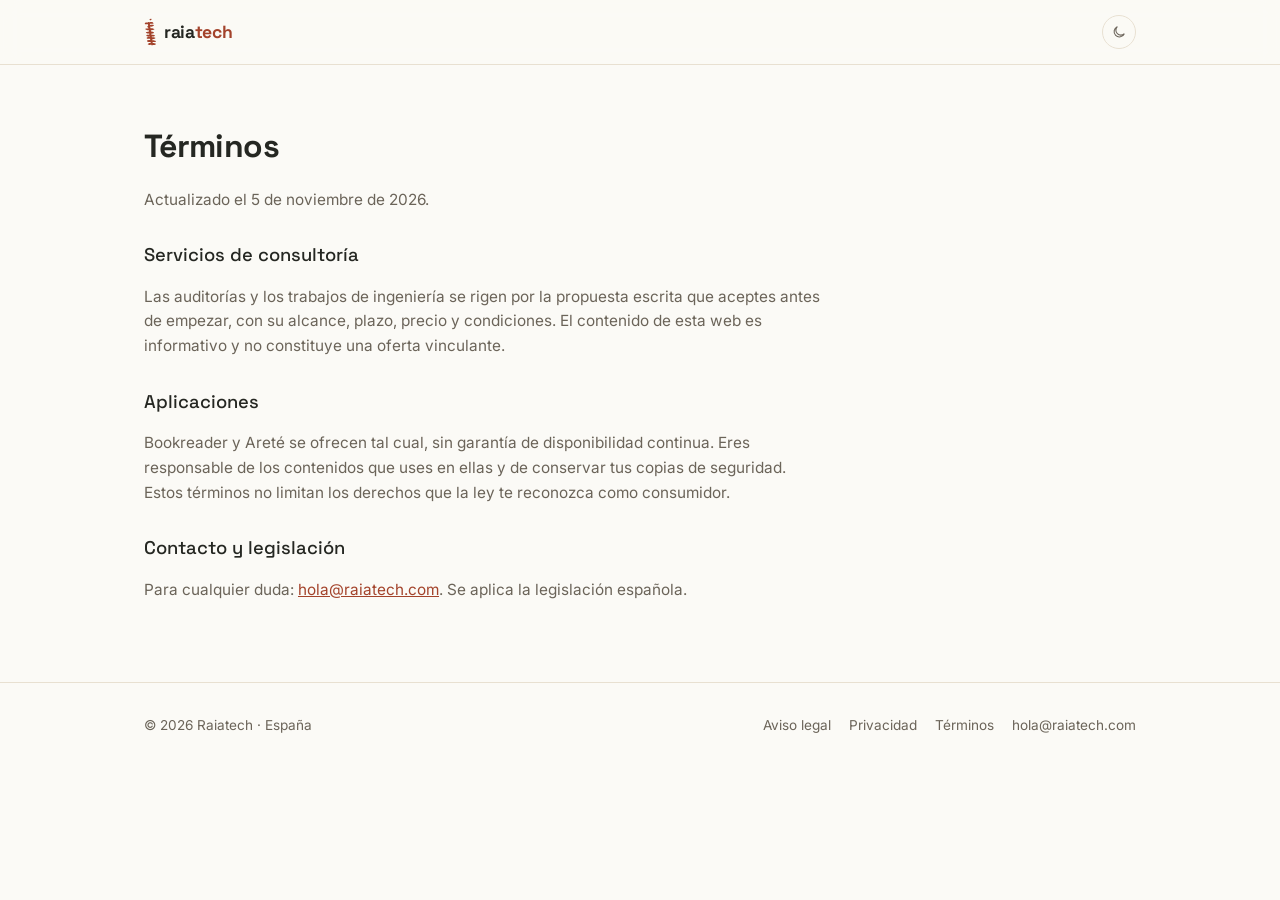
<file: terminos.html>
<!doctype html>
<html lang="es"><head><meta charset="utf-8"><meta name="viewport" content="width=device-width, initial-scale=1"><title>Términos · Raiatech</title>
<link rel="icon" href="favicon.svg" type="image/svg+xml">
<link rel="apple-touch-icon" href="apple-touch-icon.png"><link rel="preconnect" href="https://fonts.googleapis.com"><link rel="preconnect" href="https://fonts.gstatic.com" crossorigin><link href="https://fonts.googleapis.com/css2?family=Inter:wght@400;600;700&family=JetBrains+Mono:wght@400;500&family=Space+Grotesk:wght@500;700&display=swap" rel="stylesheet"><script>(function(){var t;try{t=localStorage.getItem('tema')}catch(e){}document.documentElement.dataset.theme=t||(matchMedia('(prefers-color-scheme: light)').matches?'light':'dark')})()</script><link rel="stylesheet" href="assets/raiatech.css"></head>
<body><header><div class="wrap"><a class="logo" href="./"><svg class="simbolo" viewBox="28 46 317 704" aria-hidden="true"><path stroke="none" d="M 189.1 65 C 175.3 71.3,159 85.6,159 91.5 C 159 106.1,199.5 102.9,209.9 87.5 C 219.6 73.2,205.3 57.7,189.1 65 M 179 149.6 C 177.6 149.9,172.4 151.5,167.3 153.2 C 158.2 156.4,158.2 156.4,151.7 153.1 C 141.5 147.9,132 148.6,125.5 155 C 121 159.5,120.8 159.5,115.2 159 C 86.3 156.6,58.4 160.8,52.1 168.3 C 50.9 169.9,44.5 184.5,43 189.2 C 39.5 200.5,55.9 205.1,100 205.2 C 123.7 205.3,122.3 204.1,125.6 227.9 C 127.7 243.6,127.4 244.5,118.1 247.9 C 107 251.9,101.8 263.9,106.9 273.9 C 109.1 278.1,119.4 287.6,128.4 293.5 C 134.8 297.7,136.8 300.9,135.7 305.2 C 134.5 309.9,131.7 310.3,101.5 310.5 C 66.6 310.7,61.1 312,58 321.5 C 54.9 330.8,60.9 337.2,78.7 343.8 C 112.8 356.5,108.7 355.5,126.2 355.5 C 145.1 355.5,144.5 355.2,146.5 367.6 C 149.8 387.4,149.2 388.4,132.5 389.3 C 126.7 389.7,121.8 390.8,114.5 393.4 C 109 395.4,99 398.4,92.2 400 C 66.5 406.2,63.1 413.3,80.3 424.7 C 91.5 432.2,97.5 433.7,127.2 436.4 C 158.3 439.1,158.9 439.5,159.2 454 C 159.4 463.7,156.1 464.9,127 465 C 100.1 465,92.8 467.1,84.7 477.2 C 76.4 487.5,80.5 494.7,99.5 503.2 C 130 517,133.3 517.4,157.6 509.9 C 165.6 507.5,171.2 512.7,167.8 519.7 C 166.3 522.8,168.1 522.6,144 522 C 126.4 521.5,102.7 527.2,97.4 533.1 C 95.2 535.5,91 550,91 555.1 C 91 564.7,106.6 568.1,150.2 567.9 C 177.5 567.9,176.5 567.3,179 583 C 181.6 599.6,180.1 602,168.5 600 C 148.4 596.6,110.8 603.5,103.7 612 C 100.4 615.9,98.2 634.5,100.4 638.9 C 104.5 646.7,117.2 648.6,155.5 647.2 C 190.4 645.9,188.4 645,191 663.1 C 193 677.3,191.9 678.3,175.2 677.4 C 159.7 676.5,152.1 677.9,143.7 683.1 C 140.3 685.3,133.4 689,128.3 691.4 C 109.1 700.6,113.2 707.3,143.7 716.4 C 160.7 721.5,167.9 722.4,186.9 721.7 C 206 721,207 721.3,215.4 728.9 C 224.3 737,227.7 737.3,233.9 730.6 C 237 727.3,241.7 726,250.5 726 C 279.2 726,300 721.5,313.5 712.5 C 331.6 700.5,329.5 692.5,306.6 686.3 C 301.6 685,293.2 682.2,287.9 680.1 C 274.6 674.7,268.5 673.6,256.4 674.3 C 242.5 675.2,240 672.9,240 659.3 C 240 650.6,240.6 650.4,268.2 649.7 C 294.4 649.1,299.5 648.2,312.6 642.1 C 332.9 632.5,331.1 624.6,307.1 618.5 C 301.4 617.1,292.1 614.1,286.3 611.9 C 270.6 606,264.8 604.9,249.6 605.1 C 231.9 605.3,231 604.7,229.4 591.2 C 228.5 583,230.1 581.4,240.8 579.5 C 284.7 571.9,301.5 565.1,307.4 552.6 C 312.8 541.2,305.3 536,280.1 533.5 C 272.1 532.6,261.8 531,257.1 529.9 C 252.1 528.7,243.2 527.5,235.8 527.1 C 222.2 526.5,220.7 525.9,219.5 520.9 C 218 514.8,220.8 513.7,239.7 512.8 C 258.9 512,265.8 510.7,280.4 505 C 306.5 494.8,308.8 485.7,287 479 C 283.4 477.8,275.7 474.7,269.9 472 C 253.5 464.2,244.5 462.8,227.4 465.4 C 212.6 467.6,210.6 466.4,208.8 454 C 207 441.6,209.1 439.9,229 438 C 244.1 436.6,252.9 433.8,262.3 427.4 C 280.8 414.8,278.6 405.4,255.8 399.1 C 251.5 398,244.1 395.2,239.2 393 C 227.9 388,221.5 386.6,212.1 387.3 C 199.8 388.2,198.9 387.4,196.5 372.3 C 193.9 356.4,195.7 354,209.7 354 C 234.9 353.9,249.6 351.2,267.6 343.3 C 291.5 332.9,291.6 324.2,268 318 C 263.3 316.7,255 313.8,249.5 311.5 C 232.7 304.3,223.4 302.9,208.5 305.1 C 186.8 308.3,186.9 308.4,183.4 284.6 C 179.8 261,180.5 259.6,193.8 262.6 C 211.1 266.5,225.2 264.7,244 256.1 C 250.9 252.9,258.1 249.7,260 249 C 273.6 243.6,276.5 235.9,268.2 227.3 C 260.7 219.6,249 216.5,231 217.4 C 173.6 220.4,172.9 220.2,171.3 203.7 C 170.4 193.9,172.2 192.6,184.4 193.5 C 193.7 194.2,224 192.8,240.9 190.9 C 261.9 188.5,267.2 183.1,259.2 172.2 C 257.2 169.4,254.3 165,252.8 162.6 C 247.3 153.3,234.3 149.9,202 149.5 C 190.7 149.3,180.4 149.4,179 149.6"/></svg>raia<span>tech</span></a></div></header><main><div class="wrap"><div class="doc"><h1>Términos</h1>
<p>Actualizado el 5 de noviembre de 2026.</p>
<h2>Servicios de consultoría</h2><p>Las auditorías y los trabajos de ingeniería se rigen por la propuesta escrita que aceptes antes de empezar, con su alcance, plazo, precio y condiciones. El contenido de esta web es informativo y no constituye una oferta vinculante.</p>
<h2>Aplicaciones</h2><p>Bookreader y Areté se ofrecen tal cual, sin garantía de disponibilidad continua. Eres responsable de los contenidos que uses en ellas y de conservar tus copias de seguridad. Estos términos no limitan los derechos que la ley te reconozca como consumidor.</p>
<h2>Contacto y legislación</h2><p>Para cualquier duda: <a href="mailto:hola@raiatech.com">hola@raiatech.com</a>. Se aplica la legislación española.</p>
</div></div></main><footer><div class="wrap"><div>© 2026 Raiatech · España</div><div class="links"><a href="aviso-legal.html">Aviso legal</a><a href="privacidad.html">Privacidad</a><a href="terminos.html">Términos</a><a href="mailto:hola@raiatech.com">hola@raiatech.com</a></div></div></footer><script src="assets/site.js" defer></script>
</body></html>
</file>
<file: assets/raiatech.css>
/* Raiatech · hoja de estilos compartida (design system).
   Reglas y uso de cada color: AGENTS.md. Muestra de componentes: patterns.html.
   Tokens: oscuro por defecto, claro con prefers-color-scheme:light;
   data-theme=light|dark en <html> (botón .tema, assets/site.js) manda sobre el sistema. */
:root{--ocre:#d17a43;--bg:#252722;--surface:#2e302b;--surface-2:#383a34;--electric:#d17a43;--electric-dim:#dc8c5a;--acento:#dc8b58;--bien:#3ddc97;--malo:#ff7a9a;--mejorable:#e3b25f;--on-estado:#252722;--on-electric:#252722;--on-bg:#f2efe7;--on-surface:#d6c4a9;--line:#45463f;--glow:rgba(209,122,67,.35);--font:'Inter',ui-sans-serif,system-ui,sans-serif;--display:'Space Grotesk','Inter',ui-sans-serif,system-ui,sans-serif;--mono:'JetBrains Mono',ui-monospace,'SF Mono',Menlo,monospace;color-scheme:dark}
@media (prefers-color-scheme:light){:root:not([data-theme=dark]){--ocre:#a3432b;--bg:#fbfaf6;--surface:#ffffff;--surface-2:#f1ece2;--electric:#a3432b;--electric-dim:#8c3824;--acento:#a3432b;--bien:#00744a;--malo:#b3123a;--mejorable:#8a5a12;--on-estado:#ffffff;--on-electric:#ffffff;--on-bg:#252722;--on-surface:#6b6459;--line:#e8e0d1;--glow:rgba(163,67,43,.25);color-scheme:light}}
:root[data-theme=light]{--ocre:#a3432b;--bg:#fbfaf6;--surface:#ffffff;--surface-2:#f1ece2;--electric:#a3432b;--electric-dim:#8c3824;--acento:#a3432b;--bien:#00744a;--malo:#b3123a;--mejorable:#8a5a12;--on-estado:#ffffff;--on-electric:#ffffff;--on-bg:#252722;--on-surface:#6b6459;--line:#e8e0d1;--glow:rgba(163,67,43,.25);color-scheme:light}
*{box-sizing:border-box}
html{-webkit-text-size-adjust:100%;scroll-behavior:smooth}
body{margin:0;background:var(--bg);color:var(--on-bg);font-family:var(--font);line-height:1.6;-webkit-font-smoothing:antialiased}
a{color:inherit}
.wrap{max-width:1040px;margin-inline:auto;padding-inline:24px}
.label{font-family:var(--mono);font-size:.72rem;letter-spacing:.1em;text-transform:uppercase;color:var(--acento);margin:0}
body>header{border-bottom:1px solid var(--line);position:sticky;top:0;z-index:5;background:color-mix(in srgb,var(--bg) 90%,transparent);backdrop-filter:blur(10px)}
body>header .wrap{display:flex;align-items:center;justify-content:space-between;gap:20px;height:64px}
.logo{font-family:var(--display);font-weight:700;font-size:1.1rem;letter-spacing:-.02em;text-decoration:none}
.logo span{color:var(--acento)}
.logo{display:inline-flex;align-items:center}
.logo .simbolo{width:13px;height:28px;margin-right:7px;stroke:var(--ocre);fill:var(--ocre)}
nav{display:flex;align-items:center;gap:22px;font-size:.9rem}
nav a{color:var(--on-surface);text-decoration:none}
nav a:hover{color:var(--acento)}
body>footer{border-top:1px solid var(--line);padding:32px 0 48px;font-size:.85rem;color:var(--on-surface);margin-top:56px}
body>footer .wrap{display:flex;flex-wrap:wrap;gap:12px 24px;justify-content:space-between;align-items:center}
body>footer a{text-decoration:none}
body>footer a:hover{color:var(--acento)}
.links{display:flex;flex-wrap:wrap;gap:8px 18px}
a:focus-visible,summary:focus-visible{outline:2px solid var(--acento);outline-offset:3px}
.btn{display:inline-block;background:var(--electric);color:var(--on-electric);text-decoration:none;font-weight:600;font-size:.95rem;padding:11px 22px;border-radius:99px;border:1px solid var(--electric)}
.btn:hover{background:var(--electric-dim);box-shadow:0 0 24px -6px var(--glow)}
.btn.sec{background:none;color:var(--on-bg);border-color:var(--line)}
.btn.sec:hover{border-color:var(--acento);box-shadow:none;background:none}
.card{background:var(--surface);border:1px solid var(--line);border-radius:10px;padding:24px;display:flex;flex-direction:column;gap:10px;text-decoration:none}
a.card{transition:border-color .15s}
a.card:hover{border-color:var(--acento)}
.card h3{margin:0;font-family:var(--display);font-size:1.2rem;font-weight:500;letter-spacing:-.01em}
.card p{margin:0;font-size:.94rem;color:var(--on-surface)}
.card .tec{font-family:var(--mono);font-size:.74rem;color:var(--acento)}
.card ul{margin:4px 0 0;padding-left:18px;font-size:.94rem;color:var(--on-surface);display:grid;gap:6px}
.card .pie{margin-top:auto;padding-top:10px;font-weight:600;color:var(--on-bg)}
.card a{color:var(--acento)}
.card .logo{display:block;width:40px;height:40px;border-radius:10px;box-shadow:0 0 0 1px var(--line);margin-bottom:14px}
.score{display:grid;gap:7px;margin:6px 0 2px;padding:14px;border:1px solid var(--line);border-radius:8px;background:color-mix(in srgb,var(--bg) 50%,transparent)}
.score div{display:grid;grid-template-columns:minmax(0,1fr) 72px 32px;gap:10px;align-items:center;font-size:.8rem;color:var(--on-surface)}
.score i{display:block;height:5px;border-radius:3px;background:linear-gradient(to right,var(--acento) var(--p),var(--surface-2) var(--p))}
.score b{font:500 .74rem var(--mono);color:var(--on-bg);text-align:right}
.card.ancha{grid-column:1/-1}
.score small{font-size:.76rem;color:var(--on-surface)}
@media (max-width:640px){nav a:not(.cta-nav){display:none}}
@media (prefers-reduced-motion:reduce){html{scroll-behavior:auto}}

/* Etiquetas de estado: bien / mejorable / malo (informes, notas por área) */
.estado{display:inline-block;font:700 .72rem/1.5 var(--font);letter-spacing:.06em;text-transform:uppercase;padding:3px 9px;border-radius:999px;color:var(--on-estado);background:var(--on-surface)}
.estado.bien{background:var(--bien)}.estado.mejorable{background:var(--mejorable)}.estado.malo{background:var(--malo)}
/* Páginas de texto (legales) */
.doc{max-width:680px;padding:56px 0 8px}
.doc h1{font-family:var(--display);font-size:2rem;letter-spacing:-.02em;margin:0 0 8px}
.doc h2{font-family:var(--display);font-size:1.15rem;font-weight:500;margin:28px 0 6px}
.doc p,.doc li{color:var(--on-surface);font-size:.96rem}
.doc a{color:var(--acento)}

/* Botón de tema (lo inyecta assets/site.js en la cabecera) */
.tema{display:inline-grid;place-items:center;width:34px;height:34px;padding:0;border:1px solid var(--line);border-radius:99px;background:none;color:var(--on-surface);cursor:pointer}
.tema:hover{color:var(--acento);border-color:var(--acento)}
.tema:focus-visible{outline:2px solid var(--acento);outline-offset:3px}
.tema svg{width:16px;height:16px;fill:none;stroke:currentColor;stroke-width:1.6;stroke-linecap:round}
.tema .luna,:root[data-theme=light] .tema .sol{display:none}
:root[data-theme=light] .tema .luna{display:block}

/* Etiqueta de sección numerada: <p class="label"><span class="n">01</span> / Servicios</p> */
.label .n{color:var(--on-surface)}

/* Dibujos de línea: trazo fino que hereda el tema; el acento solo en un detalle */
.dibujo{display:block;width:100%;height:auto;color:var(--on-surface);font-family:var(--mono);font-size:11px;overflow:visible}
.dibujo .t{fill:none;stroke:currentColor;stroke-width:1.2;stroke-linecap:round;stroke-linejoin:round}
.dibujo .fino{stroke-width:.8;opacity:.55}
.dibujo .guia{stroke-dasharray:2 4;opacity:.5}
.dibujo .ac{stroke:var(--acento)}
.dibujo .pt{fill:var(--bg);stroke:currentColor;stroke-width:1.2}
.dibujo .pt.ac{fill:var(--acento);stroke:var(--acento)}
.dibujo text{fill:currentColor;letter-spacing:.08em}
.dibujo text.ac{fill:var(--acento)}

/* Firma del pie: el ramiforme se dibuja al verse (assets/site.js añade .visto) */
svg.firma{width:22px;height:48px;color:var(--ocre);flex:none}
svg.firma path{fill:currentColor;stroke:currentColor;stroke-width:4}
.anima svg.firma path{fill-opacity:0;stroke-dasharray:var(--largo,6000);stroke-dashoffset:var(--largo,6000)}
.anima svg.firma.visto path{stroke-dashoffset:0;fill-opacity:1;transition:stroke-dashoffset 2.4s cubic-bezier(.4,0,.2,1),fill-opacity .8s 1.9s}
.logo:hover .simbolo{transform:rotate(-6deg)}
.logo .simbolo{transition:transform .5s cubic-bezier(.3,1.6,.5,1);transform-origin:50% 100%}
@media (prefers-reduced-motion:reduce){.logo .simbolo{transition:none}.logo:hover .simbolo{transform:none}}
</file>
<file: webs/demos/shared/demo.css>
/* ============================================================
   Base común de las demos de raiatech.com/webs
   Cada demo redefine los tokens en su propio :root.
   Sin dependencias externas, sin fuentes remotas, sin JS.
   ============================================================ */

*, *::before, *::after { box-sizing: border-box; }

:root {
  /* Tokens por defecto (cada demo los sobreescribe) */
  --brand: #1d4ed8;
  --brand-ink: #ffffff;
  --accent: #f59e0b;
  --bg: #ffffff;
  --surface: #f6f7f9;
  --line: #e3e6ea;
  --text: #131720;
  --muted: #5b6472;
  --radius: 14px;
  --font: system-ui, -apple-system, "Segoe UI", Roboto, "Helvetica Neue", Arial, sans-serif;
  --wrap: 1080px;
}

html { scroll-behavior: smooth; }
body {
  margin: 0;
  background: var(--bg);
  color: var(--text);
  font: 16px/1.6 var(--font);
  -webkit-font-smoothing: antialiased;
}
img { max-width: 100%; display: block; }
a { color: inherit; text-decoration: none; }

.wrap { width: 100%; max-width: var(--wrap); margin: 0 auto; padding: 0 20px; }

/* ---------- Tipografía ---------- */
h1, h2, h3 { line-height: 1.15; margin: 0 0 .5em; letter-spacing: -.02em; }
h1 { font-size: clamp(30px, 5.2vw, 52px); font-weight: 800; }
h2 { font-size: clamp(24px, 3.4vw, 34px); font-weight: 800; }
h3 { font-size: 19px; font-weight: 700; }
p { margin: 0 0 1em; color: var(--muted); }
.lead { font-size: clamp(17px, 2vw, 20px); color: var(--muted); max-width: 62ch; }
.label {
  font: 600 12px/1 ui-monospace, "SF Mono", Menlo, monospace;
  letter-spacing: .14em; text-transform: uppercase; color: var(--brand);
  margin: 0 0 12px;
}
.section { padding: clamp(48px, 7vw, 84px) 0; }
.section--alt { background: var(--surface); }
.section-head { max-width: 720px; margin-bottom: 32px; }

/* ---------- Botones ---------- */
.btn {
  display: inline-flex; align-items: center; gap: 8px;
  background: var(--brand); color: var(--brand-ink);
  font-weight: 700; font-size: 15px;
  padding: 14px 22px; border-radius: 999px; border: 0; cursor: pointer;
  transition: transform .12s ease, filter .12s ease;
}
.btn:hover { transform: translateY(-1px); filter: brightness(1.06); }
.btn--accent { background: var(--accent); color: #1a1300; }
.btn--ghost { background: transparent; color: var(--text); border: 1.5px solid var(--line); }
.btn-row { display: flex; flex-wrap: wrap; gap: 12px; }

/* ---------- Cabecera ---------- */
.top {
  position: sticky; top: 0; z-index: 40;
  background: color-mix(in srgb, var(--bg) 88%, transparent);
  backdrop-filter: blur(10px);
  border-bottom: 1px solid var(--line);
}
.top .wrap { display: flex; align-items: center; gap: 16px; height: 66px; }
.brand { font-weight: 800; font-size: 18px; letter-spacing: -.02em; white-space: nowrap; }
.brand span { color: var(--brand); }
.top nav { display: flex; gap: 20px; margin-left: auto; font-size: 14.5px; color: var(--muted); }
.top nav a:hover { color: var(--text); }
.top .btn { padding: 10px 16px; font-size: 14px; }
@media (max-width: 820px) { .top nav { display: none; } }

/* ---------- Hero ---------- */
.hero { padding: clamp(44px, 7vw, 88px) 0 clamp(36px, 5vw, 64px); }
.hero-grid { display: grid; grid-template-columns: 1.05fr .95fr; gap: 40px; align-items: center; }
@media (max-width: 900px) { .hero-grid { grid-template-columns: 1fr; gap: 28px; } }
.hero .btn-row { margin-top: 24px; }
.hero small { display: block; margin-top: 14px; color: var(--muted); font-size: 13.5px; }

/* Placeholder visual (sin imágenes externas) */
.shot {
  aspect-ratio: 4 / 3; border-radius: var(--radius);
  background:
    radial-gradient(120% 120% at 20% 10%, var(--accent) 0%, transparent 55%),
    linear-gradient(160deg, var(--brand) 0%, color-mix(in srgb, var(--brand) 45%, #000) 100%);
  border: 1px solid var(--line);
  display: grid; place-items: center;
  color: #fff; font-weight: 700; opacity: .95;
}
.shot span { font-size: 13px; opacity: .85; letter-spacing: .1em; text-transform: uppercase; }

/* ---------- Tarjetas / rejillas ---------- */
.grid { display: grid; gap: 18px; grid-template-columns: repeat(auto-fit, minmax(230px, 1fr)); }
.card {
  background: var(--bg); border: 1px solid var(--line);
  border-radius: var(--radius); padding: 22px;
}
.section--alt .card { background: var(--bg); }
.card h3 { margin-bottom: 6px; }
.card p { margin: 0; font-size: 14.5px; }
.card .ico {
  width: 42px; height: 42px; border-radius: 12px; margin-bottom: 14px;
  background: color-mix(in srgb, var(--brand) 12%, transparent);
  color: var(--brand); display: grid; place-items: center; font-size: 20px;
}

/* ---------- Lista de chequeo ---------- */
.checks { list-style: none; padding: 0; margin: 0; display: grid; gap: 10px; }
.checks li { padding-left: 26px; position: relative; color: var(--muted); }
.checks li::before {
  content: "✓"; position: absolute; left: 0; top: 0;
  color: var(--brand); font-weight: 800;
}

/* ---------- Galería ---------- */
.gallery { display: grid; gap: 12px; grid-template-columns: repeat(3, 1fr); }
.gallery .shot { aspect-ratio: 1 / 1; }
@media (max-width: 700px) { .gallery { grid-template-columns: repeat(2, 1fr); } }

/* ---------- Testimonios ---------- */
.quote { background: var(--bg); border: 1px solid var(--line); border-radius: var(--radius); padding: 20px; }
.quote p { color: var(--text); font-size: 15px; }
.quote footer { font-size: 13px; color: var(--muted); }
.stars { color: var(--accent); letter-spacing: 2px; font-size: 14px; margin-bottom: 8px; }

/* ---------- Formulario ---------- */
.form { background: var(--bg); border: 1px solid var(--line); border-radius: var(--radius); padding: 24px; }
.field { margin-bottom: 14px; }
.field label { display: block; font-size: 13.5px; font-weight: 600; margin-bottom: 6px; }
.field input, .field textarea, .field select {
  width: 100%; padding: 12px 14px; font: inherit; font-size: 15px;
  border: 1.5px solid var(--line); border-radius: 10px; background: var(--bg); color: var(--text);
}
.field input:focus, .field textarea:focus, .field select:focus {
  outline: none; border-color: var(--brand);
}
.form .btn { width: 100%; justify-content: center; margin-top: 6px; }
.form small { display: block; margin-top: 10px; color: var(--muted); font-size: 12.5px; }

/* ---------- CTA ancha ---------- */
.cta {
  background: var(--brand); color: var(--brand-ink); border-radius: var(--radius);
  padding: clamp(28px, 5vw, 48px); display: grid; gap: 18px; justify-items: start;
}
.cta h2 { color: var(--brand-ink); margin-bottom: 4px; }
.cta p { color: color-mix(in srgb, var(--brand-ink) 80%, transparent); margin: 0; }

/* ---------- Pie ---------- */
.foot { border-top: 1px solid var(--line); padding: 34px 0; color: var(--muted); font-size: 14px; }
.foot .wrap { display: flex; flex-wrap: wrap; gap: 14px; align-items: center; }
.foot a:hover { color: var(--text); }

/* ---------- WhatsApp flotante ---------- */
.wa {
  position: fixed; right: 18px; bottom: 18px; z-index: 50;
  background: #25d366; color: #04310f; font-weight: 800; font-size: 14px;
  padding: 13px 18px; border-radius: 999px; box-shadow: 0 8px 24px rgba(0,0,0,.18);
  display: inline-flex; align-items: center; gap: 8px;
}

/* ---------- Cinta de EJEMPLO ---------- */
.ribbon {
  position: fixed; left: 18px; bottom: 18px; z-index: 60;
  background: #111827; color: #fff; font-size: 12px; font-weight: 700;
  letter-spacing: .08em; text-transform: uppercase;
  padding: 8px 14px; border-radius: 999px; opacity: .9;
}
.bar {
  background: #111827; color: #cbd5e1; font-size: 13px; text-align: center; padding: 8px 14px;
}
.bar a { color: #fff; text-decoration: underline; }

/* ---------- Valoración (reseñas) ---------- */
.rating { display: flex; align-items: center; gap: 8px; flex-wrap: wrap; font-size: 14px; color: var(--muted); margin: 0 0 12px; }
.rating b { color: var(--text); }

/* ---------- Precio "desde" ---------- */
.from { font-size: 16px; color: var(--muted); margin: 0 0 4px; }
.from b { font-size: 22px; color: var(--text); }
.price-tag { font-weight: 800; color: var(--brand); margin-top: 10px; display: block; }
.price-note { font-size: 13px; color: var(--muted); margin-top: 12px; }

/* ---------- Sello de garantía junto al CTA ---------- */
.guarantee {
  display: flex; align-items: center; gap: 10px; flex-wrap: wrap;
  margin-top: 14px; padding: 12px 16px; border-radius: 12px;
  background: color-mix(in srgb, var(--brand) 8%, transparent);
  border: 1px dashed color-mix(in srgb, var(--brand) 40%, transparent);
  font-size: 14px;
}
.guarantee b { color: var(--brand); }

/* ---------- Preguntas frecuentes ---------- */
details.faq { border: 1px solid var(--line); border-radius: 12px; padding: 16px 18px; margin-bottom: 10px; background: var(--bg); }
details.faq summary { font-weight: 700; cursor: pointer; list-style: none; }
details.faq summary::-webkit-details-marker { display: none; }
details.faq summary::after { content: "+"; float: right; color: var(--brand); font-weight: 800; }
details.faq[open] summary::after { content: "–"; }
details.faq p { margin: 10px 0 0; font-size: 14.5px; }

/* ---------- Aviso de cookies discreto ---------- */
.cookies {
  position: fixed; left: 12px; right: 12px; bottom: 12px; z-index: 70;
  max-width: 560px; margin: 0 auto; background: var(--bg);
  border: 1px solid var(--line); border-radius: 12px; padding: 12px 14px;
  box-shadow: 0 10px 30px rgba(0,0,0,.12);
  display: flex; gap: 12px; align-items: center; flex-wrap: wrap; font-size: 13px;
}
.cookies p { margin: 0; color: var(--muted); flex: 1; min-width: 180px; }
.cookies button { border: 0; border-radius: 999px; padding: 9px 14px; font: inherit; font-weight: 700; cursor: pointer; }
.cookies .ok { background: var(--brand); color: var(--brand-ink); }
.cookies .no { background: var(--surface); color: var(--text); }

/* ---------- Dato legal / registro ---------- */
.reg { font-size: 12.5px; color: var(--muted); }
</file>
